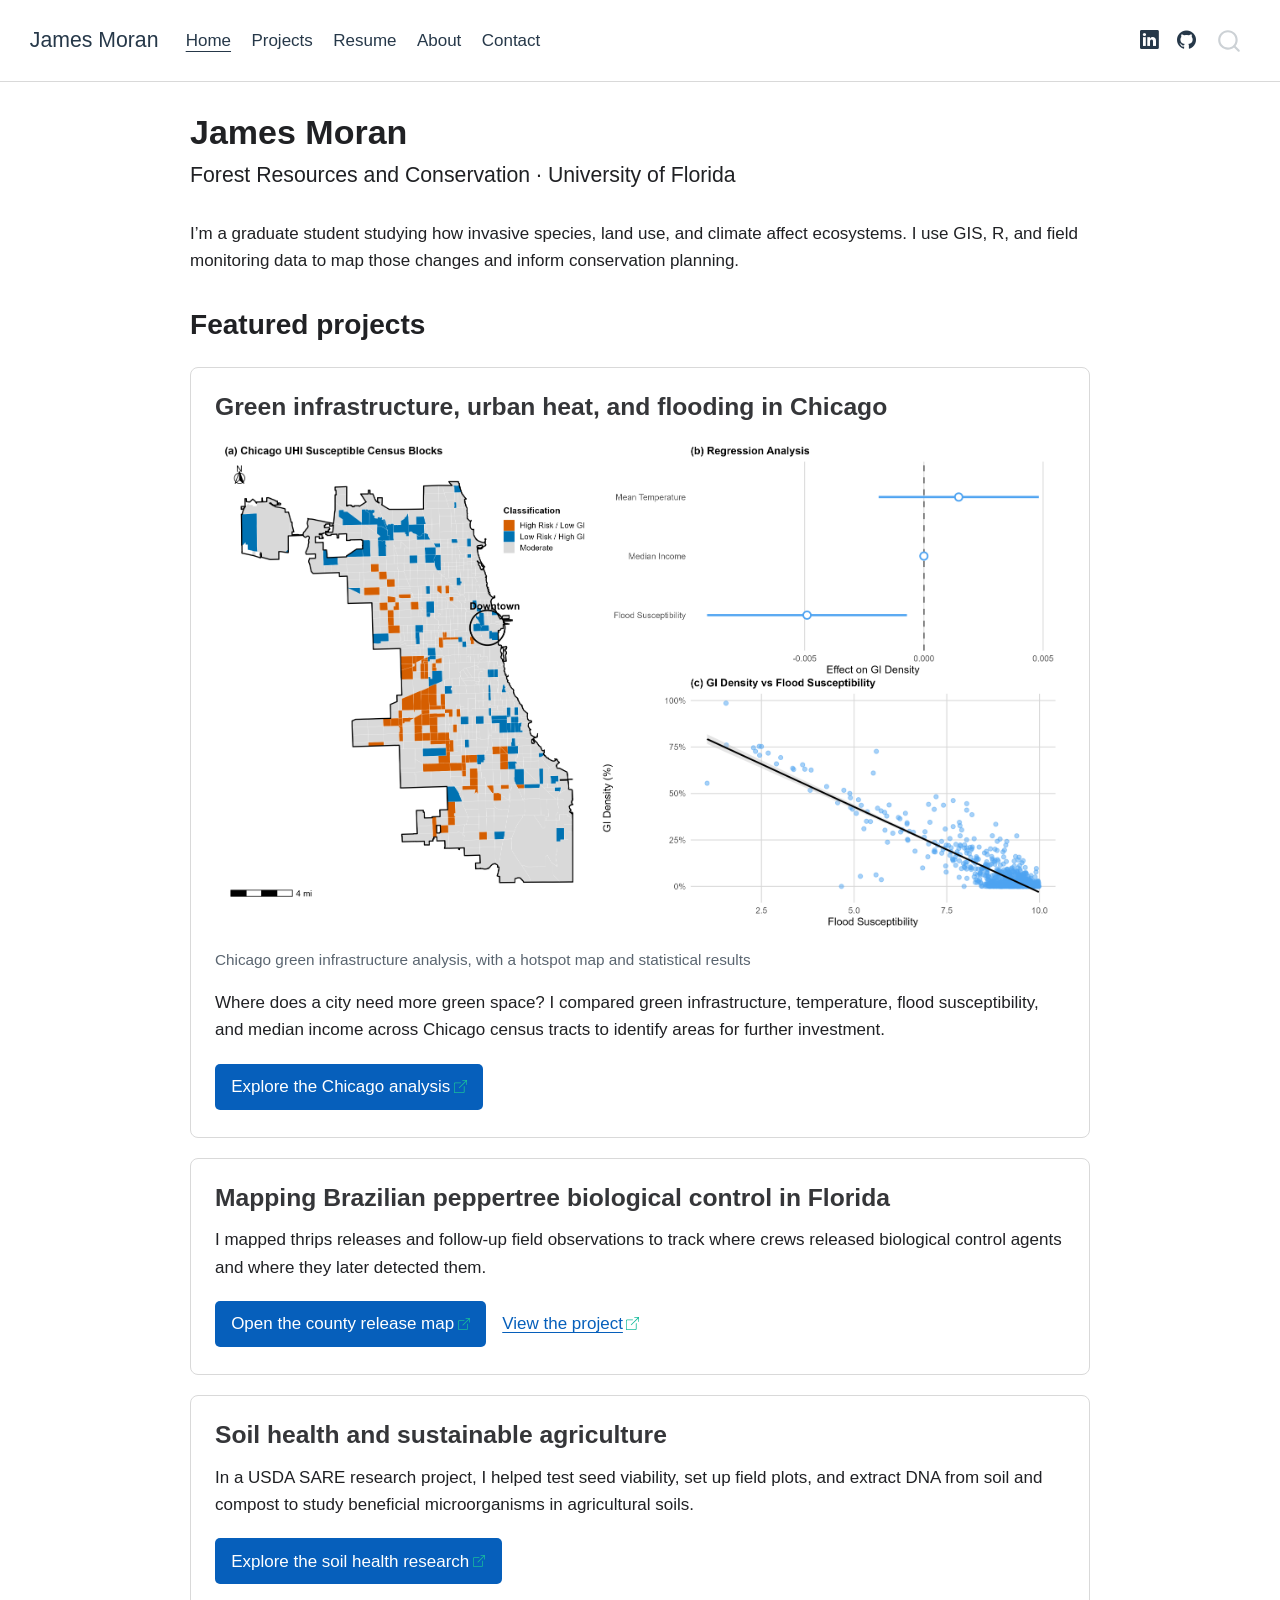
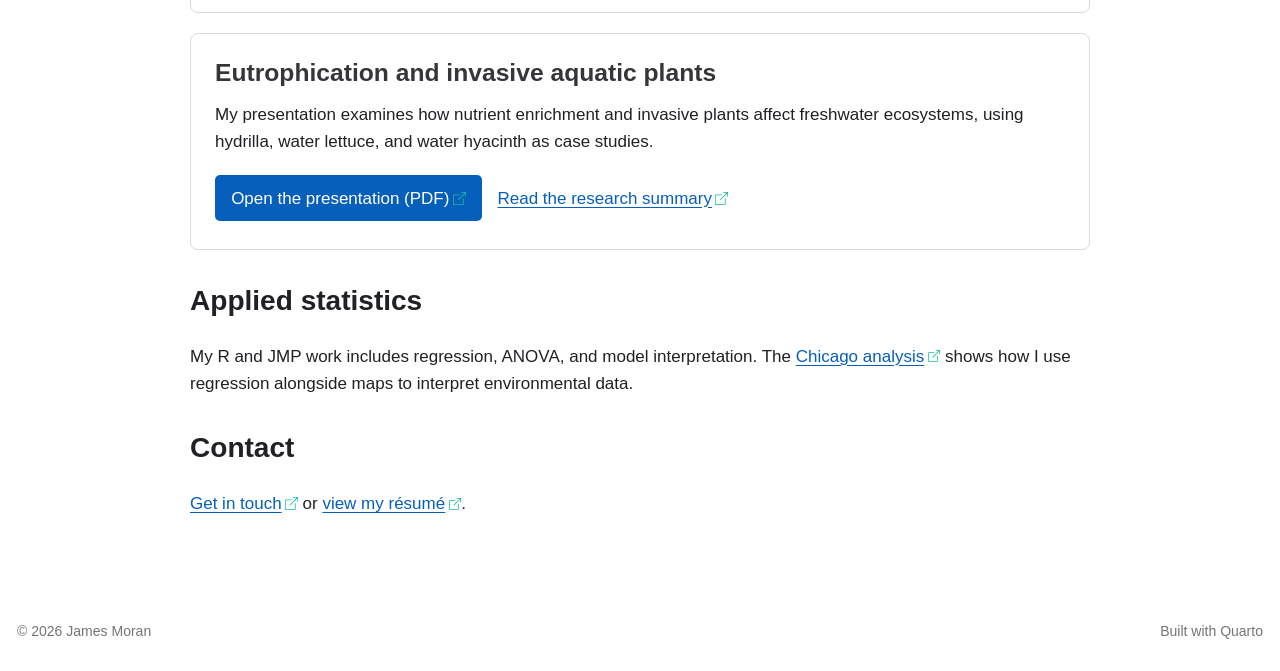
<file: docs/index.html>
<!DOCTYPE html>
<html xmlns="http://www.w3.org/1999/xhtml" lang="en" xml:lang="en"><head>

<meta charset="utf-8">
<meta name="generator" content="quarto-1.10.18">

<meta name="viewport" content="width=device-width, initial-scale=1.0, user-scalable=yes">


<title>James Moran</title>
<style>
/* Default styles provided by pandoc.
** See https://pandoc.org/MANUAL.html#variables-for-html for config info.
*/
span.smallcaps{font-variant: small-caps;}
div.columns{display: flex; gap: 1.5em;}
div.column{flex: auto;}
@media screen {
div.columns{gap: min(4vw, 1.5em);}
div.column{overflow-x: auto;}
}
div.hanging-indent{margin-left: 1.5em; text-indent: -1.5em;}
ul.task-list{list-style: none;}
ul.task-list li input[type="checkbox"] {
  width: 0.8em;
  margin: 0 0.8em 0.2em -1em; /* quarto-specific, see https://github.com/quarto-dev/quarto-cli/issues/4556 */ 
  vertical-align: middle;
}
</style>


<script src="site_libs/quarto-nav/quarto-nav.js"></script>
<script src="site_libs/quarto-nav/headroom.min.js"></script>
<script src="site_libs/clipboard/clipboard.min.js"></script>
<script src="site_libs/quarto-search/autocomplete.umd.js"></script>
<script src="site_libs/quarto-search/fuse.min.js"></script>
<script src="site_libs/quarto-search/quarto-search.js"></script>
<meta name="quarto:offset" content="./">
<script src="site_libs/quarto-html/quarto.js" type="module"></script>
<script src="site_libs/quarto-html/tabsets/tabsets.js" type="module"></script>
<script src="site_libs/quarto-html/popper.min.js"></script>
<script src="site_libs/quarto-html/tippy.umd.min.js"></script>
<script src="site_libs/quarto-html/anchor.min.js"></script>
<link href="site_libs/quarto-html/tippy.css" rel="stylesheet">
<link href="site_libs/quarto-html/quarto-syntax-highlighting-64a204ab8560d761af7679ceaba22944.css" rel="stylesheet" id="quarto-text-highlighting-styles">
<script src="site_libs/bootstrap/bootstrap.min.js"></script>
<link href="site_libs/bootstrap/bootstrap-icons.css" rel="stylesheet">
<link href="site_libs/bootstrap/bootstrap-27b9f889d6e109d015426ac4f274b7e7.min.css" rel="stylesheet" append-hash="true" id="quarto-bootstrap" data-mode="light">
<script id="quarto-search-options" type="application/json">{
  "location": "navbar",
  "copy-button": false,
  "collapse-after": 3,
  "panel-placement": "end",
  "type": "overlay",
  "limit": 50,
  "keyboard-shortcut": [
    "f",
    "/",
    "s"
  ],
  "show-item-context": false,
  "language": {
    "search-no-results-text": "No results",
    "search-matching-documents-text": "matching documents",
    "search-copy-link-title": "Copy link to search",
    "search-hide-matches-text": "Hide additional matches",
    "search-more-match-text": "more match in this document",
    "search-more-matches-text": "more matches in this document",
    "search-clear-button-title": "Clear",
    "search-text-placeholder": "",
    "search-detached-cancel-button-title": "Cancel",
    "search-submit-button-title": "Submit",
    "search-label": "Search"
  }
}</script>
<style>html{ scroll-behavior: smooth; }</style>


<link rel="stylesheet" href="styles.css">
</head>

<body class="nav-fixed fullcontent quarto-light">

<div id="quarto-search-results"></div>
  <header id="quarto-header" class="headroom fixed-top">
    <nav class="navbar navbar-expand-lg " data-bs-theme="dark">
      <div class="navbar-container container-fluid">
      <div class="navbar-brand-container mx-auto">
    <a class="navbar-brand" href="./index.html">
    <span class="navbar-title">James Moran</span>
    </a>
  </div>
            <div id="quarto-search" class="" title="Search"></div>
          <button class="navbar-toggler" type="button" data-bs-toggle="collapse" data-bs-target="#navbarCollapse" aria-controls="navbarCollapse" role="menu" aria-expanded="false" aria-label="Toggle navigation" onclick="if (window.quartoToggleHeadroom) { window.quartoToggleHeadroom(); }">
  <span class="navbar-toggler-icon"></span>
</button>
          <div class="collapse navbar-collapse" id="navbarCollapse">
            <ul class="navbar-nav navbar-nav-scroll me-auto">
  <li class="nav-item">
    <a class="nav-link active" href="./index.html" aria-current="page"> 
<span class="menu-text">Home</span></a>
  </li>  
  <li class="nav-item">
    <a class="nav-link" href="./projects/projects.html"> 
<span class="menu-text">Projects</span></a>
  </li>  
  <li class="nav-item">
    <a class="nav-link" href="./projects/resume.html"> 
<span class="menu-text">Resume</span></a>
  </li>  
  <li class="nav-item">
    <a class="nav-link" href="./about.html"> 
<span class="menu-text">About</span></a>
  </li>  
  <li class="nav-item">
    <a class="nav-link" href="./contact.html"> 
<span class="menu-text">Contact</span></a>
  </li>  
</ul>
            <ul class="navbar-nav navbar-nav-scroll ms-auto">
  <li class="nav-item compact">
    <a class="nav-link" href="https://www.linkedin.com/in/james-moran-/"> <i class="bi bi-linkedin" role="img" aria-label="LinkedIn">
</i> 
<span class="menu-text"></span></a>
  </li>  
  <li class="nav-item compact">
    <a class="nav-link" href="https://github.com/jamesfmoran3"> <i class="bi bi-github" role="img" aria-label="GitHub">
</i> 
<span class="menu-text"></span></a>
  </li>  
</ul>
          </div> <!-- /navcollapse -->
            <div class="quarto-navbar-tools">
</div>
      </div> <!-- /container-fluid -->
    </nav>
</header>
<!-- content -->
<div id="quarto-content" class="quarto-container page-columns page-rows-contents page-layout-article page-navbar">
<!-- sidebar -->
<!-- margin-sidebar -->
    
<!-- main -->
<main class="content" id="quarto-document-content">

<header id="title-block-header" class="quarto-title-block default">
<div class="quarto-title">
<h1 class="title">James Moran</h1>
<p class="subtitle lead">Forest Resources and Conservation · University of Florida</p>
</div>



<div class="quarto-title-meta">

    
  
    
  </div>
  


</header>


<p>I’m a graduate student studying how invasive species, land use, and climate affect ecosystems. I use GIS, R, and field monitoring data to map those changes and inform conservation planning.</p>
<section id="featured-projects" class="level2">
<h2 class="anchored" data-anchor-id="featured-projects">Featured projects</h2>
<section id="green-infrastructure-urban-heat-and-flooding-in-chicago" class="level3 project-card">
<h3 class="anchored" data-anchor-id="green-infrastructure-urban-heat-and-flooding-in-chicago">Green infrastructure, urban heat, and flooding in Chicago</h3>
<div class="quarto-figure quarto-figure-center">
<figure class="figure">
<p><img src="assets/images/CHI.png" class="img-fluid figure-img" alt="Map of Chicago showing green infrastructure and environmental risk, alongside regression results and a scatterplot."></p>
<figcaption>Chicago green infrastructure analysis, with a hotspot map and statistical results</figcaption>
</figure>
</div>
<p>Where does a city need more green space? I compared green infrastructure, temperature, flood susceptibility, and median income across Chicago census tracts to identify areas for further investment.</p>
<p><a href="./projects/chicago-gi.html" class="project-button">Explore the Chicago analysis</a></p>
</section>
<section id="mapping-brazilian-peppertree-biological-control-in-florida" class="level3 project-card">
<h3 class="anchored" data-anchor-id="mapping-brazilian-peppertree-biological-control-in-florida">Mapping Brazilian peppertree biological control in Florida</h3>
<p>I mapped thrips releases and follow-up field observations to track where crews released biological control agents and where they later detected them.</p>
<p><a href="assets/Maps/total-thrips-released-by-county.html" class="project-button">Open the county release map</a> <a href="./projects/brazilian-peppertree.html">View the project</a></p>
</section>
<section id="soil-health-and-sustainable-agriculture" class="level3 project-card">
<h3 class="anchored" data-anchor-id="soil-health-and-sustainable-agriculture">Soil health and sustainable agriculture</h3>
<p>In a USDA SARE research project, I helped test seed viability, set up field plots, and extract DNA from soil and compost to study beneficial microorganisms in agricultural soils.</p>
<p><a href="./projects/soil-health.html" class="project-button">Explore the soil health research</a></p>
</section>
<section id="eutrophication-and-invasive-aquatic-plants" class="level3 project-card">
<h3 class="anchored" data-anchor-id="eutrophication-and-invasive-aquatic-plants">Eutrophication and invasive aquatic plants</h3>
<p>My presentation examines how nutrient enrichment and invasive plants affect freshwater ecosystems, using hydrilla, water lettuce, and water hyacinth as case studies.</p>
<p><a href="files/P2P.pdf" class="project-button">Open the presentation (PDF)</a> <a href="./projects/P2P.html">Read the research summary</a></p>
</section>
</section>
<section id="applied-statistics" class="level2">
<h2 class="anchored" data-anchor-id="applied-statistics">Applied statistics</h2>
<p>My R and JMP work includes regression, ANOVA, and model interpretation. The <a href="./projects/chicago-gi.html">Chicago analysis</a> shows how I use regression alongside maps to interpret environmental data.</p>
</section>
<section id="contact" class="level2">
<h2 class="anchored" data-anchor-id="contact">Contact</h2>
<p><a href="./contact.html">Get in touch</a> or <a href="./projects/resume.html">view my résumé</a>.</p>


</section>

</main> <!-- /main -->
<script id="quarto-html-after-body" type="application/javascript">
  window.document.addEventListener("DOMContentLoaded", function (event) {
    const icon = "";
    const anchorJS = new window.AnchorJS();
    anchorJS.options = {
      placement: 'right',
      icon: icon
    };
    anchorJS.add('.anchored');
    const isCodeAnnotation = (el) => {
      for (const clz of el.classList) {
        if (clz.startsWith('code-annotation-')) {                     
          return true;
        }
      }
      return false;
    }
    const onCopySuccess = function(e) {
      // button target
      const button = e.trigger;
      // don't keep focus
      button.blur();
      // flash "checked"
      button.classList.add('code-copy-button-checked');
      var currentTitle = button.getAttribute("title");
      button.setAttribute("title", "Copied!");
      let tooltip;
      if (window.bootstrap) {
        button.setAttribute("data-bs-toggle", "tooltip");
        button.setAttribute("data-bs-placement", "left");
        button.setAttribute("data-bs-title", "Copied!");
        tooltip = new bootstrap.Tooltip(button, 
          { trigger: "manual", 
            customClass: "code-copy-button-tooltip",
            offset: [0, -8]});
        tooltip.show();    
      }
      setTimeout(function() {
        if (tooltip) {
          tooltip.hide();
          button.removeAttribute("data-bs-title");
          button.removeAttribute("data-bs-toggle");
          button.removeAttribute("data-bs-placement");
        }
        button.setAttribute("title", currentTitle);
        button.classList.remove('code-copy-button-checked');
      }, 1000);
      // clear code selection
      e.clearSelection();
    }
    const getTextToCopy = function(trigger) {
      const outerScaffold = trigger.parentElement.cloneNode(true);
      const codeEl = outerScaffold.querySelector('code');
      for (const childEl of codeEl.children) {
        if (isCodeAnnotation(childEl)) {
          childEl.remove();
        }
      }
      return codeEl.innerText;
    }
    const clipboard = new window.ClipboardJS('.code-copy-button:not([data-in-quarto-modal])', {
      text: getTextToCopy
    });
    clipboard.on('success', onCopySuccess);
    if (window.document.getElementById('quarto-embedded-source-code-modal')) {
      const clipboardModal = new window.ClipboardJS('.code-copy-button[data-in-quarto-modal]', {
        text: getTextToCopy,
        container: window.document.getElementById('quarto-embedded-source-code-modal')
      });
      clipboardModal.on('success', onCopySuccess);
    }
      var localhostRegex = new RegExp(/^(?:http|https):\/\/localhost\:?[0-9]*\//);
      var mailtoRegex = new RegExp(/^mailto:/);
        var filterRegex = new RegExp("https:\/\/jamesfmoran3\.github\.io\/james-portfolio-website\/");
      var isInternal = (href) => {
          return filterRegex.test(href) || localhostRegex.test(href) || mailtoRegex.test(href);
      }
      // Inspect non-navigation links and adorn them if external
     var links = window.document.querySelectorAll('a[href]:not(.nav-link):not(.navbar-brand):not(.toc-action):not(.sidebar-link):not(.sidebar-item-toggle):not(.pagination-link):not(.no-external):not([aria-hidden]):not(.dropdown-item):not(.quarto-navigation-tool):not(.about-link)');
      for (var i=0; i<links.length; i++) {
        const link = links[i];
        if (!isInternal(link.href)) {
          // undo the damage that might have been done by quarto-nav.js in the case of
          // links that we want to consider external
          if (link.dataset.originalHref !== undefined) {
            link.href = link.dataset.originalHref;
          }
            // target, if specified
            link.setAttribute("target", "_blank");
            if (link.getAttribute("rel") === null) {
              link.setAttribute("rel", "noopener");
            }
            // default icon
            link.classList.add("external");
        }
      }
    function tippyHover(el, contentFn, onTriggerFn, onUntriggerFn) {
      const config = {
        allowHTML: true,
        maxWidth: 500,
        delay: 100,
        arrow: false,
        appendTo: function(el) {
            return el.parentElement;
        },
        interactive: true,
        interactiveBorder: 10,
        theme: 'quarto',
        placement: 'bottom-start',
      };
      if (contentFn) {
        config.content = contentFn;
      }
      if (onTriggerFn) {
        config.onTrigger = onTriggerFn;
      }
      if (onUntriggerFn) {
        config.onUntrigger = onUntriggerFn;
      }
      window.tippy(el, config); 
    }
    const noterefs = window.document.querySelectorAll('a[role="doc-noteref"]');
    for (var i=0; i<noterefs.length; i++) {
      const ref = noterefs[i];
      tippyHover(ref, function() {
        // use id or data attribute instead here
        let href = ref.getAttribute('data-footnote-href') || ref.getAttribute('href');
        try { href = new URL(href).hash; } catch {}
        const id = href.replace(/^#\/?/, "");
        const note = window.document.getElementById(id);
        if (note) {
          return note.innerHTML;
        } else {
          return "";
        }
      });
    }
    const xrefs = window.document.querySelectorAll('a.quarto-xref');
    const processXRef = (id, note) => {
      // Strip column container classes
      const stripColumnClz = (el) => {
        el.classList.remove("page-full", "page-columns");
        if (el.children) {
          for (const child of el.children) {
            stripColumnClz(child);
          }
        }
      }
      stripColumnClz(note)
      if (id === null || id.startsWith('sec-')) {
        // Special case sections, only their first couple elements
        const container = document.createElement("div");
        if (note.children && note.children.length > 2) {
          container.appendChild(note.children[0].cloneNode(true));
          for (let i = 1; i < note.children.length; i++) {
            const child = note.children[i];
            if (child.tagName === "P" && child.innerText === "") {
              continue;
            } else {
              container.appendChild(child.cloneNode(true));
              break;
            }
          }
          if (window.Quarto?.typesetMath) {
            window.Quarto.typesetMath(container);
          }
          return container.innerHTML
        } else {
          if (window.Quarto?.typesetMath) {
            window.Quarto.typesetMath(note);
          }
          return note.innerHTML;
        }
      } else {
        // Remove any anchor links if they are present
        const anchorLink = note.querySelector('a.anchorjs-link');
        if (anchorLink) {
          anchorLink.remove();
        }
        if (window.Quarto?.typesetMath) {
          window.Quarto.typesetMath(note);
        }
        if (note.classList.contains("callout")) {
          return note.outerHTML;
        } else {
          return note.innerHTML;
        }
      }
    }
    for (var i=0; i<xrefs.length; i++) {
      const xref = xrefs[i];
      tippyHover(xref, undefined, function(instance) {
        instance.disable();
        let url = xref.getAttribute('href');
        let hash = undefined; 
        if (url.startsWith('#')) {
          hash = url;
        } else {
          try { hash = new URL(url).hash; } catch {}
        }
        if (hash) {
          const id = hash.replace(/^#\/?/, "");
          const note = window.document.getElementById(id);
          if (note !== null) {
            try {
              const html = processXRef(id, note.cloneNode(true));
              instance.setContent(html);
            } finally {
              instance.enable();
              instance.show();
            }
          } else {
            // See if we can fetch this
            fetch(url.split('#')[0])
            .then(res => res.text())
            .then(html => {
              const parser = new DOMParser();
              const htmlDoc = parser.parseFromString(html, "text/html");
              const note = htmlDoc.getElementById(id);
              if (note !== null) {
                const html = processXRef(id, note);
                instance.setContent(html);
              } 
            }).finally(() => {
              instance.enable();
              instance.show();
            });
          }
        } else {
          // See if we can fetch a full url (with no hash to target)
          // This is a special case and we should probably do some content thinning / targeting
          fetch(url)
          .then(res => res.text())
          .then(html => {
            const parser = new DOMParser();
            const htmlDoc = parser.parseFromString(html, "text/html");
            const note = htmlDoc.querySelector('main.content');
            if (note !== null) {
              // This should only happen for chapter cross references
              // (since there is no id in the URL)
              // remove the first header
              if (note.children.length > 0 && note.children[0].tagName === "HEADER") {
                note.children[0].remove();
              }
              const html = processXRef(null, note);
              instance.setContent(html);
            } 
          }).finally(() => {
            instance.enable();
            instance.show();
          });
        }
      }, function(instance) {
      });
    }
        let selectedAnnoteEl;
        const selectorForAnnotation = ( cell, annotation) => {
          let cellAttr = 'data-code-cell="' + cell + '"';
          let lineAttr = 'data-code-annotation="' +  annotation + '"';
          const selector = 'span[' + cellAttr + '][' + lineAttr + ']';
          return selector;
        }
        const selectCodeLines = (annoteEl) => {
          const doc = window.document;
          const targetCell = annoteEl.getAttribute("data-target-cell");
          const targetAnnotation = annoteEl.getAttribute("data-target-annotation");
          const annoteSpan = window.document.querySelector(selectorForAnnotation(targetCell, targetAnnotation));
          const lines = annoteSpan.getAttribute("data-code-lines").split(",");
          const lineIds = lines.map((line) => {
            return targetCell + "-" + line;
          })
          let top = null;
          let height = null;
          let parent = null;
          if (lineIds.length > 0) {
              //compute the position of the single el (top and bottom and make a div)
              const el = window.document.getElementById(lineIds[0]);
              top = el.offsetTop;
              height = el.offsetHeight;
              parent = el.parentElement.parentElement;
            if (lineIds.length > 1) {
              const lastEl = window.document.getElementById(lineIds[lineIds.length - 1]);
              const bottom = lastEl.offsetTop + lastEl.offsetHeight;
              height = bottom - top;
            }
            if (top !== null && height !== null && parent !== null) {
              // cook up a div (if necessary) and position it 
              let div = window.document.getElementById("code-annotation-line-highlight");
              if (div === null) {
                div = window.document.createElement("div");
                div.setAttribute("id", "code-annotation-line-highlight");
                div.style.position = 'absolute';
                parent.appendChild(div);
              }
              div.style.top = top - 2 + "px";
              div.style.height = height + 4 + "px";
              div.style.left = 0;
              let gutterDiv = window.document.getElementById("code-annotation-line-highlight-gutter");
              if (gutterDiv === null) {
                gutterDiv = window.document.createElement("div");
                gutterDiv.setAttribute("id", "code-annotation-line-highlight-gutter");
                gutterDiv.style.position = 'absolute';
                const codeCell = window.document.getElementById(targetCell);
                const gutter = codeCell.querySelector('.code-annotation-gutter');
                gutter.appendChild(gutterDiv);
              }
              gutterDiv.style.top = top - 2 + "px";
              gutterDiv.style.height = height + 4 + "px";
            }
            selectedAnnoteEl = annoteEl;
          }
        };
        const unselectCodeLines = () => {
          const elementsIds = ["code-annotation-line-highlight", "code-annotation-line-highlight-gutter"];
          elementsIds.forEach((elId) => {
            const div = window.document.getElementById(elId);
            if (div) {
              div.remove();
            }
          });
          selectedAnnoteEl = undefined;
        };
          // Handle positioning of the toggle
      window.addEventListener(
        "resize",
        throttle(() => {
          elRect = undefined;
          if (selectedAnnoteEl) {
            selectCodeLines(selectedAnnoteEl);
          }
        }, 10)
      );
      function throttle(fn, ms) {
      let throttle = false;
      let timer;
        return (...args) => {
          if(!throttle) { // first call gets through
              fn.apply(this, args);
              throttle = true;
          } else { // all the others get throttled
              if(timer) clearTimeout(timer); // cancel #2
              timer = setTimeout(() => {
                fn.apply(this, args);
                timer = throttle = false;
              }, ms);
          }
        };
      }
        // Attach click handler to the DT
        const annoteDls = window.document.querySelectorAll('dt[data-target-cell]');
        for (const annoteDlNode of annoteDls) {
          annoteDlNode.addEventListener('click', (event) => {
            const clickedEl = event.target;
            if (clickedEl !== selectedAnnoteEl) {
              unselectCodeLines();
              const activeEl = window.document.querySelector('dt[data-target-cell].code-annotation-active');
              if (activeEl) {
                activeEl.classList.remove('code-annotation-active');
              }
              selectCodeLines(clickedEl);
              clickedEl.classList.add('code-annotation-active');
            } else {
              // Unselect the line
              unselectCodeLines();
              clickedEl.classList.remove('code-annotation-active');
            }
          });
        }
    const findCites = (el) => {
      const parentEl = el.parentElement;
      if (parentEl) {
        const cites = parentEl.dataset.cites;
        if (cites) {
          return {
            el,
            cites: cites.split(' ')
          };
        } else {
          return findCites(el.parentElement)
        }
      } else {
        return undefined;
      }
    };
    var bibliorefs = window.document.querySelectorAll('a[role="doc-biblioref"]');
    for (var i=0; i<bibliorefs.length; i++) {
      const ref = bibliorefs[i];
      const citeInfo = findCites(ref);
      if (citeInfo) {
        tippyHover(citeInfo.el, function() {
          var popup = window.document.createElement('div');
          citeInfo.cites.forEach(function(cite) {
            var citeDiv = window.document.createElement('div');
            citeDiv.classList.add('hanging-indent');
            citeDiv.classList.add('csl-entry');
            var biblioDiv = window.document.getElementById('ref-' + cite);
            if (biblioDiv) {
              citeDiv.innerHTML = biblioDiv.innerHTML;
            }
            popup.appendChild(citeDiv);
          });
          return popup.innerHTML;
        });
      }
    }
  });
  </script>
</div> <!-- /content -->
<footer class="footer">
  <div class="nav-footer">
    <div class="nav-footer-left">
<p>© 2026 James Moran</p>
</div>   
    <div class="nav-footer-center">
      &nbsp;
    </div>
    <div class="nav-footer-right">
<p>Built with Quarto</p>
</div>
  </div>
</footer>




<script src="site_libs/quarto-html/zenscroll-min.js"></script>
</body></html>
</file>
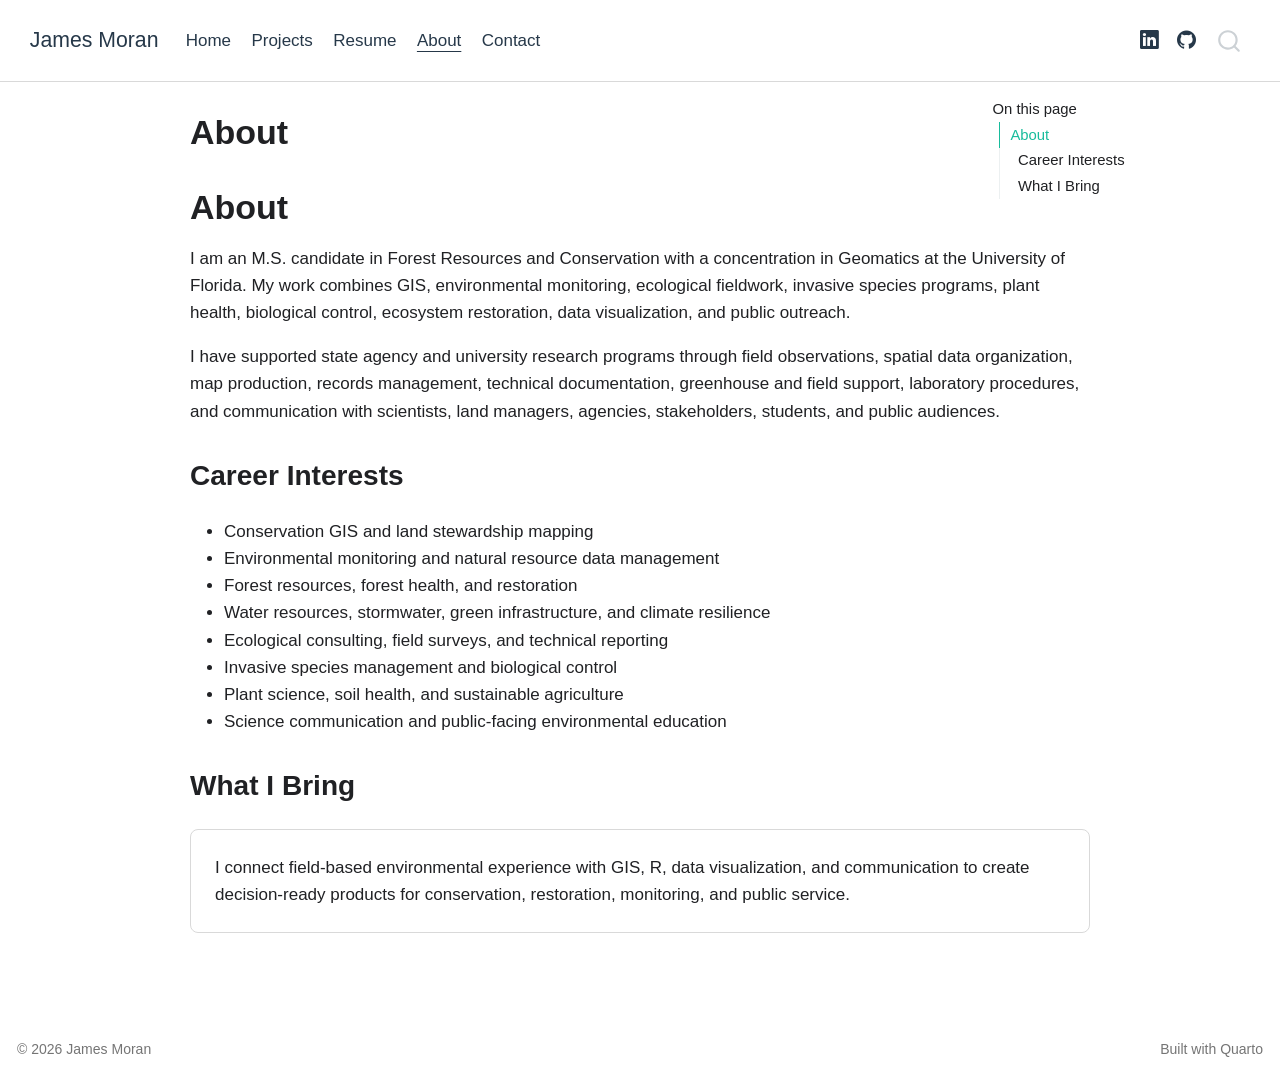
<file: docs/about.html>
<!DOCTYPE html>
<html xmlns="http://www.w3.org/1999/xhtml" lang="en" xml:lang="en"><head>

<meta charset="utf-8">
<meta name="generator" content="quarto-1.10.18">

<meta name="viewport" content="width=device-width, initial-scale=1.0, user-scalable=yes">


<title>About – James Moran</title>
<style>
/* Default styles provided by pandoc.
** See https://pandoc.org/MANUAL.html#variables-for-html for config info.
*/
span.smallcaps{font-variant: small-caps;}
div.columns{display: flex; gap: 1.5em;}
div.column{flex: auto;}
@media screen {
div.columns{gap: min(4vw, 1.5em);}
div.column{overflow-x: auto;}
}
div.hanging-indent{margin-left: 1.5em; text-indent: -1.5em;}
ul.task-list{list-style: none;}
ul.task-list li input[type="checkbox"] {
  width: 0.8em;
  margin: 0 0.8em 0.2em -1em; /* quarto-specific, see https://github.com/quarto-dev/quarto-cli/issues/4556 */ 
  vertical-align: middle;
}
</style>


<script src="site_libs/quarto-nav/quarto-nav.js"></script>
<script src="site_libs/quarto-nav/headroom.min.js"></script>
<script src="site_libs/clipboard/clipboard.min.js"></script>
<script src="site_libs/quarto-search/autocomplete.umd.js"></script>
<script src="site_libs/quarto-search/fuse.min.js"></script>
<script src="site_libs/quarto-search/quarto-search.js"></script>
<meta name="quarto:offset" content="./">
<script src="site_libs/quarto-html/quarto.js" type="module"></script>
<script src="site_libs/quarto-html/tabsets/tabsets.js" type="module"></script>
<script src="site_libs/quarto-html/popper.min.js"></script>
<script src="site_libs/quarto-html/tippy.umd.min.js"></script>
<script src="site_libs/quarto-html/anchor.min.js"></script>
<link href="site_libs/quarto-html/tippy.css" rel="stylesheet">
<link href="site_libs/quarto-html/quarto-syntax-highlighting-64a204ab8560d761af7679ceaba22944.css" rel="stylesheet" id="quarto-text-highlighting-styles">
<script src="site_libs/bootstrap/bootstrap.min.js"></script>
<link href="site_libs/bootstrap/bootstrap-icons.css" rel="stylesheet">
<link href="site_libs/bootstrap/bootstrap-27b9f889d6e109d015426ac4f274b7e7.min.css" rel="stylesheet" append-hash="true" id="quarto-bootstrap" data-mode="light">
<script id="quarto-search-options" type="application/json">{
  "location": "navbar",
  "copy-button": false,
  "collapse-after": 3,
  "panel-placement": "end",
  "type": "overlay",
  "limit": 50,
  "keyboard-shortcut": [
    "f",
    "/",
    "s"
  ],
  "show-item-context": false,
  "language": {
    "search-no-results-text": "No results",
    "search-matching-documents-text": "matching documents",
    "search-copy-link-title": "Copy link to search",
    "search-hide-matches-text": "Hide additional matches",
    "search-more-match-text": "more match in this document",
    "search-more-matches-text": "more matches in this document",
    "search-clear-button-title": "Clear",
    "search-text-placeholder": "",
    "search-detached-cancel-button-title": "Cancel",
    "search-submit-button-title": "Submit",
    "search-label": "Search"
  }
}</script>
<style>html{ scroll-behavior: smooth; }</style>


<link rel="stylesheet" href="styles.css">
</head>

<body class="nav-fixed quarto-light">

<div id="quarto-search-results"></div>
  <header id="quarto-header" class="headroom fixed-top">
    <nav class="navbar navbar-expand-lg " data-bs-theme="dark">
      <div class="navbar-container container-fluid">
      <div class="navbar-brand-container mx-auto">
    <a class="navbar-brand" href="./index.html">
    <span class="navbar-title">James Moran</span>
    </a>
  </div>
            <div id="quarto-search" class="" title="Search"></div>
          <button class="navbar-toggler" type="button" data-bs-toggle="collapse" data-bs-target="#navbarCollapse" aria-controls="navbarCollapse" role="menu" aria-expanded="false" aria-label="Toggle navigation" onclick="if (window.quartoToggleHeadroom) { window.quartoToggleHeadroom(); }">
  <span class="navbar-toggler-icon"></span>
</button>
          <div class="collapse navbar-collapse" id="navbarCollapse">
            <ul class="navbar-nav navbar-nav-scroll me-auto">
  <li class="nav-item">
    <a class="nav-link" href="./index.html"> 
<span class="menu-text">Home</span></a>
  </li>  
  <li class="nav-item">
    <a class="nav-link" href="./projects/projects.html"> 
<span class="menu-text">Projects</span></a>
  </li>  
  <li class="nav-item">
    <a class="nav-link" href="./projects/resume.html"> 
<span class="menu-text">Resume</span></a>
  </li>  
  <li class="nav-item">
    <a class="nav-link active" href="./about.html" aria-current="page"> 
<span class="menu-text">About</span></a>
  </li>  
  <li class="nav-item">
    <a class="nav-link" href="./contact.html"> 
<span class="menu-text">Contact</span></a>
  </li>  
</ul>
            <ul class="navbar-nav navbar-nav-scroll ms-auto">
  <li class="nav-item compact">
    <a class="nav-link" href="https://www.linkedin.com/in/james-moran-/"> <i class="bi bi-linkedin" role="img" aria-label="LinkedIn">
</i> 
<span class="menu-text"></span></a>
  </li>  
  <li class="nav-item compact">
    <a class="nav-link" href="https://github.com/jamesfmoran3"> <i class="bi bi-github" role="img" aria-label="GitHub">
</i> 
<span class="menu-text"></span></a>
  </li>  
</ul>
          </div> <!-- /navcollapse -->
            <div class="quarto-navbar-tools">
</div>
      </div> <!-- /container-fluid -->
    </nav>
</header>
<!-- content -->
<div id="quarto-content" class="quarto-container page-columns page-rows-contents page-layout-full page-navbar">
<!-- sidebar -->
<!-- margin-sidebar -->
    <div id="quarto-margin-sidebar" class="sidebar margin-sidebar">
        <nav id="TOC" role="doc-toc" class="toc-active">
    <h2 id="toc-title">On this page</h2>
   
  <ul>
  <li><a href="#about" id="toc-about" class="nav-link active" data-scroll-target="#about">About</a>
  <ul class="collapse">
  <li><a href="#career-interests" id="toc-career-interests" class="nav-link" data-scroll-target="#career-interests">Career Interests</a></li>
  <li><a href="#what-i-bring" id="toc-what-i-bring" class="nav-link" data-scroll-target="#what-i-bring">What I Bring</a></li>
  </ul></li>
  </ul>
</nav>
    </div>
<!-- main -->
<main class="content column-page-left" id="quarto-document-content">

<header id="title-block-header" class="quarto-title-block default">
<div class="quarto-title">
<h1 class="title">About</h1>
</div>



<div class="quarto-title-meta column-page-left">

    
  
    
  </div>
  


</header>


<section id="about" class="level1">
<h1>About</h1>
<p>I am an M.S. candidate in Forest Resources and Conservation with a concentration in Geomatics at the University of Florida. My work combines GIS, environmental monitoring, ecological fieldwork, invasive species programs, plant health, biological control, ecosystem restoration, data visualization, and public outreach.</p>
<p>I have supported state agency and university research programs through field observations, spatial data organization, map production, records management, technical documentation, greenhouse and field support, laboratory procedures, and communication with scientists, land managers, agencies, stakeholders, students, and public audiences.</p>
<section id="career-interests" class="level2">
<h2 class="anchored" data-anchor-id="career-interests">Career Interests</h2>
<ul>
<li>Conservation GIS and land stewardship mapping</li>
<li>Environmental monitoring and natural resource data management</li>
<li>Forest resources, forest health, and restoration</li>
<li>Water resources, stormwater, green infrastructure, and climate resilience</li>
<li>Ecological consulting, field surveys, and technical reporting</li>
<li>Invasive species management and biological control</li>
<li>Plant science, soil health, and sustainable agriculture</li>
<li>Science communication and public-facing environmental education</li>
</ul>
</section>
<section id="what-i-bring" class="level2">
<h2 class="anchored" data-anchor-id="what-i-bring">What I Bring</h2>
<div class="project-card">
<p>I connect field-based environmental experience with GIS, R, data visualization, and communication to create decision-ready products for conservation, restoration, monitoring, and public service.</p>
</div>


</section>
</section>

</main> <!-- /main -->
<script id="quarto-html-after-body" type="application/javascript">
  window.document.addEventListener("DOMContentLoaded", function (event) {
    const icon = "";
    const anchorJS = new window.AnchorJS();
    anchorJS.options = {
      placement: 'right',
      icon: icon
    };
    anchorJS.add('.anchored');
    const isCodeAnnotation = (el) => {
      for (const clz of el.classList) {
        if (clz.startsWith('code-annotation-')) {                     
          return true;
        }
      }
      return false;
    }
    const onCopySuccess = function(e) {
      // button target
      const button = e.trigger;
      // don't keep focus
      button.blur();
      // flash "checked"
      button.classList.add('code-copy-button-checked');
      var currentTitle = button.getAttribute("title");
      button.setAttribute("title", "Copied!");
      let tooltip;
      if (window.bootstrap) {
        button.setAttribute("data-bs-toggle", "tooltip");
        button.setAttribute("data-bs-placement", "left");
        button.setAttribute("data-bs-title", "Copied!");
        tooltip = new bootstrap.Tooltip(button, 
          { trigger: "manual", 
            customClass: "code-copy-button-tooltip",
            offset: [0, -8]});
        tooltip.show();    
      }
      setTimeout(function() {
        if (tooltip) {
          tooltip.hide();
          button.removeAttribute("data-bs-title");
          button.removeAttribute("data-bs-toggle");
          button.removeAttribute("data-bs-placement");
        }
        button.setAttribute("title", currentTitle);
        button.classList.remove('code-copy-button-checked');
      }, 1000);
      // clear code selection
      e.clearSelection();
    }
    const getTextToCopy = function(trigger) {
      const outerScaffold = trigger.parentElement.cloneNode(true);
      const codeEl = outerScaffold.querySelector('code');
      for (const childEl of codeEl.children) {
        if (isCodeAnnotation(childEl)) {
          childEl.remove();
        }
      }
      return codeEl.innerText;
    }
    const clipboard = new window.ClipboardJS('.code-copy-button:not([data-in-quarto-modal])', {
      text: getTextToCopy
    });
    clipboard.on('success', onCopySuccess);
    if (window.document.getElementById('quarto-embedded-source-code-modal')) {
      const clipboardModal = new window.ClipboardJS('.code-copy-button[data-in-quarto-modal]', {
        text: getTextToCopy,
        container: window.document.getElementById('quarto-embedded-source-code-modal')
      });
      clipboardModal.on('success', onCopySuccess);
    }
      var localhostRegex = new RegExp(/^(?:http|https):\/\/localhost\:?[0-9]*\//);
      var mailtoRegex = new RegExp(/^mailto:/);
        var filterRegex = new RegExp("https:\/\/jamesfmoran3\.github\.io\/james-portfolio-website\/");
      var isInternal = (href) => {
          return filterRegex.test(href) || localhostRegex.test(href) || mailtoRegex.test(href);
      }
      // Inspect non-navigation links and adorn them if external
     var links = window.document.querySelectorAll('a[href]:not(.nav-link):not(.navbar-brand):not(.toc-action):not(.sidebar-link):not(.sidebar-item-toggle):not(.pagination-link):not(.no-external):not([aria-hidden]):not(.dropdown-item):not(.quarto-navigation-tool):not(.about-link)');
      for (var i=0; i<links.length; i++) {
        const link = links[i];
        if (!isInternal(link.href)) {
          // undo the damage that might have been done by quarto-nav.js in the case of
          // links that we want to consider external
          if (link.dataset.originalHref !== undefined) {
            link.href = link.dataset.originalHref;
          }
            // target, if specified
            link.setAttribute("target", "_blank");
            if (link.getAttribute("rel") === null) {
              link.setAttribute("rel", "noopener");
            }
            // default icon
            link.classList.add("external");
        }
      }
    function tippyHover(el, contentFn, onTriggerFn, onUntriggerFn) {
      const config = {
        allowHTML: true,
        maxWidth: 500,
        delay: 100,
        arrow: false,
        appendTo: function(el) {
            return el.parentElement;
        },
        interactive: true,
        interactiveBorder: 10,
        theme: 'quarto',
        placement: 'bottom-start',
      };
      if (contentFn) {
        config.content = contentFn;
      }
      if (onTriggerFn) {
        config.onTrigger = onTriggerFn;
      }
      if (onUntriggerFn) {
        config.onUntrigger = onUntriggerFn;
      }
      window.tippy(el, config); 
    }
    const noterefs = window.document.querySelectorAll('a[role="doc-noteref"]');
    for (var i=0; i<noterefs.length; i++) {
      const ref = noterefs[i];
      tippyHover(ref, function() {
        // use id or data attribute instead here
        let href = ref.getAttribute('data-footnote-href') || ref.getAttribute('href');
        try { href = new URL(href).hash; } catch {}
        const id = href.replace(/^#\/?/, "");
        const note = window.document.getElementById(id);
        if (note) {
          return note.innerHTML;
        } else {
          return "";
        }
      });
    }
    const xrefs = window.document.querySelectorAll('a.quarto-xref');
    const processXRef = (id, note) => {
      // Strip column container classes
      const stripColumnClz = (el) => {
        el.classList.remove("page-full", "page-columns");
        if (el.children) {
          for (const child of el.children) {
            stripColumnClz(child);
          }
        }
      }
      stripColumnClz(note)
      if (id === null || id.startsWith('sec-')) {
        // Special case sections, only their first couple elements
        const container = document.createElement("div");
        if (note.children && note.children.length > 2) {
          container.appendChild(note.children[0].cloneNode(true));
          for (let i = 1; i < note.children.length; i++) {
            const child = note.children[i];
            if (child.tagName === "P" && child.innerText === "") {
              continue;
            } else {
              container.appendChild(child.cloneNode(true));
              break;
            }
          }
          if (window.Quarto?.typesetMath) {
            window.Quarto.typesetMath(container);
          }
          return container.innerHTML
        } else {
          if (window.Quarto?.typesetMath) {
            window.Quarto.typesetMath(note);
          }
          return note.innerHTML;
        }
      } else {
        // Remove any anchor links if they are present
        const anchorLink = note.querySelector('a.anchorjs-link');
        if (anchorLink) {
          anchorLink.remove();
        }
        if (window.Quarto?.typesetMath) {
          window.Quarto.typesetMath(note);
        }
        if (note.classList.contains("callout")) {
          return note.outerHTML;
        } else {
          return note.innerHTML;
        }
      }
    }
    for (var i=0; i<xrefs.length; i++) {
      const xref = xrefs[i];
      tippyHover(xref, undefined, function(instance) {
        instance.disable();
        let url = xref.getAttribute('href');
        let hash = undefined; 
        if (url.startsWith('#')) {
          hash = url;
        } else {
          try { hash = new URL(url).hash; } catch {}
        }
        if (hash) {
          const id = hash.replace(/^#\/?/, "");
          const note = window.document.getElementById(id);
          if (note !== null) {
            try {
              const html = processXRef(id, note.cloneNode(true));
              instance.setContent(html);
            } finally {
              instance.enable();
              instance.show();
            }
          } else {
            // See if we can fetch this
            fetch(url.split('#')[0])
            .then(res => res.text())
            .then(html => {
              const parser = new DOMParser();
              const htmlDoc = parser.parseFromString(html, "text/html");
              const note = htmlDoc.getElementById(id);
              if (note !== null) {
                const html = processXRef(id, note);
                instance.setContent(html);
              } 
            }).finally(() => {
              instance.enable();
              instance.show();
            });
          }
        } else {
          // See if we can fetch a full url (with no hash to target)
          // This is a special case and we should probably do some content thinning / targeting
          fetch(url)
          .then(res => res.text())
          .then(html => {
            const parser = new DOMParser();
            const htmlDoc = parser.parseFromString(html, "text/html");
            const note = htmlDoc.querySelector('main.content');
            if (note !== null) {
              // This should only happen for chapter cross references
              // (since there is no id in the URL)
              // remove the first header
              if (note.children.length > 0 && note.children[0].tagName === "HEADER") {
                note.children[0].remove();
              }
              const html = processXRef(null, note);
              instance.setContent(html);
            } 
          }).finally(() => {
            instance.enable();
            instance.show();
          });
        }
      }, function(instance) {
      });
    }
        let selectedAnnoteEl;
        const selectorForAnnotation = ( cell, annotation) => {
          let cellAttr = 'data-code-cell="' + cell + '"';
          let lineAttr = 'data-code-annotation="' +  annotation + '"';
          const selector = 'span[' + cellAttr + '][' + lineAttr + ']';
          return selector;
        }
        const selectCodeLines = (annoteEl) => {
          const doc = window.document;
          const targetCell = annoteEl.getAttribute("data-target-cell");
          const targetAnnotation = annoteEl.getAttribute("data-target-annotation");
          const annoteSpan = window.document.querySelector(selectorForAnnotation(targetCell, targetAnnotation));
          const lines = annoteSpan.getAttribute("data-code-lines").split(",");
          const lineIds = lines.map((line) => {
            return targetCell + "-" + line;
          })
          let top = null;
          let height = null;
          let parent = null;
          if (lineIds.length > 0) {
              //compute the position of the single el (top and bottom and make a div)
              const el = window.document.getElementById(lineIds[0]);
              top = el.offsetTop;
              height = el.offsetHeight;
              parent = el.parentElement.parentElement;
            if (lineIds.length > 1) {
              const lastEl = window.document.getElementById(lineIds[lineIds.length - 1]);
              const bottom = lastEl.offsetTop + lastEl.offsetHeight;
              height = bottom - top;
            }
            if (top !== null && height !== null && parent !== null) {
              // cook up a div (if necessary) and position it 
              let div = window.document.getElementById("code-annotation-line-highlight");
              if (div === null) {
                div = window.document.createElement("div");
                div.setAttribute("id", "code-annotation-line-highlight");
                div.style.position = 'absolute';
                parent.appendChild(div);
              }
              div.style.top = top - 2 + "px";
              div.style.height = height + 4 + "px";
              div.style.left = 0;
              let gutterDiv = window.document.getElementById("code-annotation-line-highlight-gutter");
              if (gutterDiv === null) {
                gutterDiv = window.document.createElement("div");
                gutterDiv.setAttribute("id", "code-annotation-line-highlight-gutter");
                gutterDiv.style.position = 'absolute';
                const codeCell = window.document.getElementById(targetCell);
                const gutter = codeCell.querySelector('.code-annotation-gutter');
                gutter.appendChild(gutterDiv);
              }
              gutterDiv.style.top = top - 2 + "px";
              gutterDiv.style.height = height + 4 + "px";
            }
            selectedAnnoteEl = annoteEl;
          }
        };
        const unselectCodeLines = () => {
          const elementsIds = ["code-annotation-line-highlight", "code-annotation-line-highlight-gutter"];
          elementsIds.forEach((elId) => {
            const div = window.document.getElementById(elId);
            if (div) {
              div.remove();
            }
          });
          selectedAnnoteEl = undefined;
        };
          // Handle positioning of the toggle
      window.addEventListener(
        "resize",
        throttle(() => {
          elRect = undefined;
          if (selectedAnnoteEl) {
            selectCodeLines(selectedAnnoteEl);
          }
        }, 10)
      );
      function throttle(fn, ms) {
      let throttle = false;
      let timer;
        return (...args) => {
          if(!throttle) { // first call gets through
              fn.apply(this, args);
              throttle = true;
          } else { // all the others get throttled
              if(timer) clearTimeout(timer); // cancel #2
              timer = setTimeout(() => {
                fn.apply(this, args);
                timer = throttle = false;
              }, ms);
          }
        };
      }
        // Attach click handler to the DT
        const annoteDls = window.document.querySelectorAll('dt[data-target-cell]');
        for (const annoteDlNode of annoteDls) {
          annoteDlNode.addEventListener('click', (event) => {
            const clickedEl = event.target;
            if (clickedEl !== selectedAnnoteEl) {
              unselectCodeLines();
              const activeEl = window.document.querySelector('dt[data-target-cell].code-annotation-active');
              if (activeEl) {
                activeEl.classList.remove('code-annotation-active');
              }
              selectCodeLines(clickedEl);
              clickedEl.classList.add('code-annotation-active');
            } else {
              // Unselect the line
              unselectCodeLines();
              clickedEl.classList.remove('code-annotation-active');
            }
          });
        }
    const findCites = (el) => {
      const parentEl = el.parentElement;
      if (parentEl) {
        const cites = parentEl.dataset.cites;
        if (cites) {
          return {
            el,
            cites: cites.split(' ')
          };
        } else {
          return findCites(el.parentElement)
        }
      } else {
        return undefined;
      }
    };
    var bibliorefs = window.document.querySelectorAll('a[role="doc-biblioref"]');
    for (var i=0; i<bibliorefs.length; i++) {
      const ref = bibliorefs[i];
      const citeInfo = findCites(ref);
      if (citeInfo) {
        tippyHover(citeInfo.el, function() {
          var popup = window.document.createElement('div');
          citeInfo.cites.forEach(function(cite) {
            var citeDiv = window.document.createElement('div');
            citeDiv.classList.add('hanging-indent');
            citeDiv.classList.add('csl-entry');
            var biblioDiv = window.document.getElementById('ref-' + cite);
            if (biblioDiv) {
              citeDiv.innerHTML = biblioDiv.innerHTML;
            }
            popup.appendChild(citeDiv);
          });
          return popup.innerHTML;
        });
      }
    }
  });
  </script>
</div> <!-- /content -->
<footer class="footer">
  <div class="nav-footer">
    <div class="nav-footer-left">
<p>© 2026 James Moran</p>
</div>   
    <div class="nav-footer-center">
      &nbsp;
    </div>
    <div class="nav-footer-right">
<p>Built with Quarto</p>
</div>
  </div>
</footer>




<script src="site_libs/quarto-html/zenscroll-min.js"></script>
</body></html>
</file>
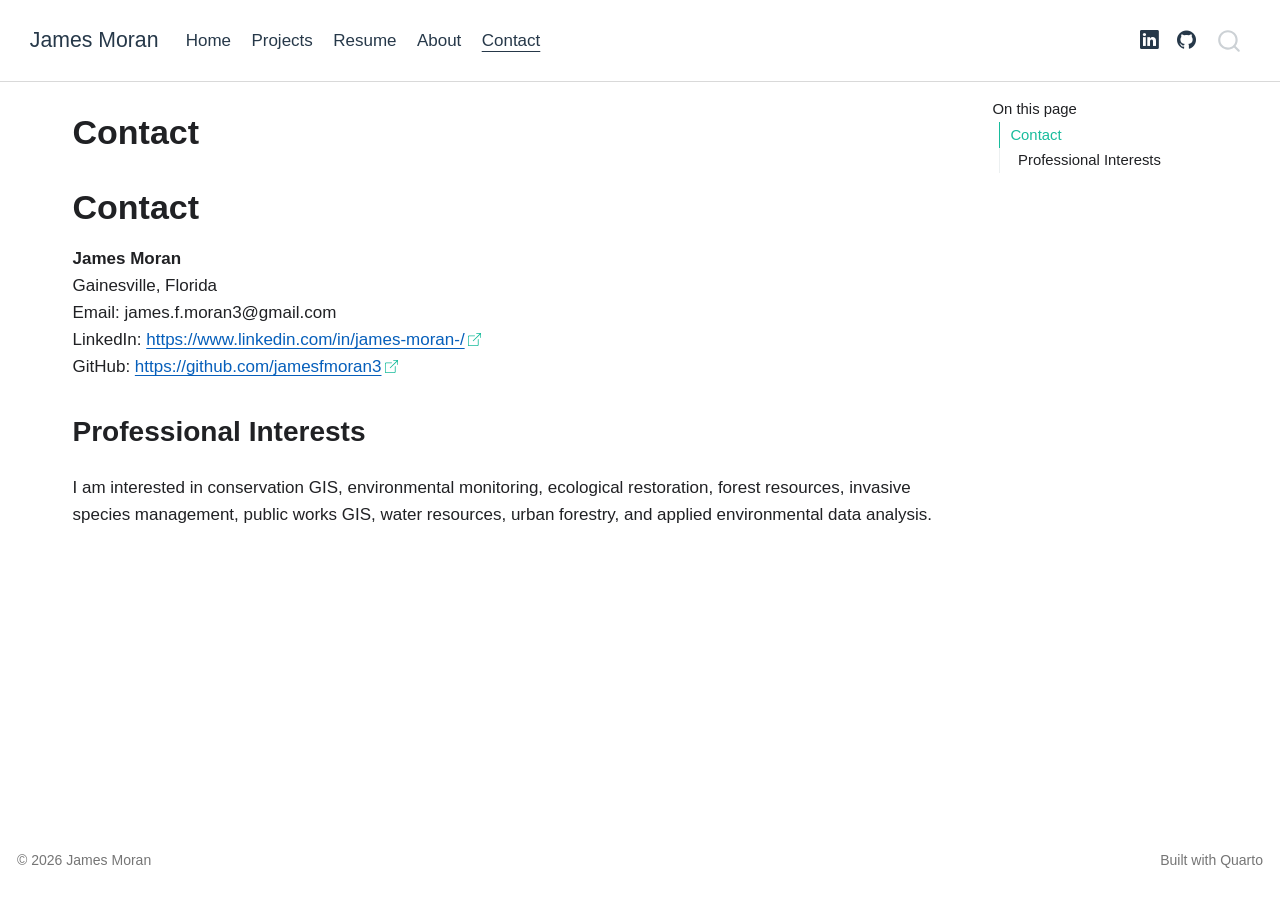
<file: docs/contact.html>
<!DOCTYPE html>
<html xmlns="http://www.w3.org/1999/xhtml" lang="en" xml:lang="en"><head>

<meta charset="utf-8">
<meta name="generator" content="quarto-1.10.18">

<meta name="viewport" content="width=device-width, initial-scale=1.0, user-scalable=yes">


<title>Contact – James Moran</title>
<style>
/* Default styles provided by pandoc.
** See https://pandoc.org/MANUAL.html#variables-for-html for config info.
*/
span.smallcaps{font-variant: small-caps;}
div.columns{display: flex; gap: 1.5em;}
div.column{flex: auto;}
@media screen {
div.columns{gap: min(4vw, 1.5em);}
div.column{overflow-x: auto;}
}
div.hanging-indent{margin-left: 1.5em; text-indent: -1.5em;}
ul.task-list{list-style: none;}
ul.task-list li input[type="checkbox"] {
  width: 0.8em;
  margin: 0 0.8em 0.2em -1em; /* quarto-specific, see https://github.com/quarto-dev/quarto-cli/issues/4556 */ 
  vertical-align: middle;
}
</style>


<script src="site_libs/quarto-nav/quarto-nav.js"></script>
<script src="site_libs/quarto-nav/headroom.min.js"></script>
<script src="site_libs/clipboard/clipboard.min.js"></script>
<script src="site_libs/quarto-search/autocomplete.umd.js"></script>
<script src="site_libs/quarto-search/fuse.min.js"></script>
<script src="site_libs/quarto-search/quarto-search.js"></script>
<meta name="quarto:offset" content="./">
<script src="site_libs/quarto-html/quarto.js" type="module"></script>
<script src="site_libs/quarto-html/tabsets/tabsets.js" type="module"></script>
<script src="site_libs/quarto-html/popper.min.js"></script>
<script src="site_libs/quarto-html/tippy.umd.min.js"></script>
<script src="site_libs/quarto-html/anchor.min.js"></script>
<link href="site_libs/quarto-html/tippy.css" rel="stylesheet">
<link href="site_libs/quarto-html/quarto-syntax-highlighting-64a204ab8560d761af7679ceaba22944.css" rel="stylesheet" id="quarto-text-highlighting-styles">
<script src="site_libs/bootstrap/bootstrap.min.js"></script>
<link href="site_libs/bootstrap/bootstrap-icons.css" rel="stylesheet">
<link href="site_libs/bootstrap/bootstrap-27b9f889d6e109d015426ac4f274b7e7.min.css" rel="stylesheet" append-hash="true" id="quarto-bootstrap" data-mode="light">
<script id="quarto-search-options" type="application/json">{
  "location": "navbar",
  "copy-button": false,
  "collapse-after": 3,
  "panel-placement": "end",
  "type": "overlay",
  "limit": 50,
  "keyboard-shortcut": [
    "f",
    "/",
    "s"
  ],
  "show-item-context": false,
  "language": {
    "search-no-results-text": "No results",
    "search-matching-documents-text": "matching documents",
    "search-copy-link-title": "Copy link to search",
    "search-hide-matches-text": "Hide additional matches",
    "search-more-match-text": "more match in this document",
    "search-more-matches-text": "more matches in this document",
    "search-clear-button-title": "Clear",
    "search-text-placeholder": "",
    "search-detached-cancel-button-title": "Cancel",
    "search-submit-button-title": "Submit",
    "search-label": "Search"
  }
}</script>
<style>html{ scroll-behavior: smooth; }</style>


<link rel="stylesheet" href="styles.css">
</head>

<body class="nav-fixed quarto-light">

<div id="quarto-search-results"></div>
  <header id="quarto-header" class="headroom fixed-top">
    <nav class="navbar navbar-expand-lg " data-bs-theme="dark">
      <div class="navbar-container container-fluid">
      <div class="navbar-brand-container mx-auto">
    <a class="navbar-brand" href="./index.html">
    <span class="navbar-title">James Moran</span>
    </a>
  </div>
            <div id="quarto-search" class="" title="Search"></div>
          <button class="navbar-toggler" type="button" data-bs-toggle="collapse" data-bs-target="#navbarCollapse" aria-controls="navbarCollapse" role="menu" aria-expanded="false" aria-label="Toggle navigation" onclick="if (window.quartoToggleHeadroom) { window.quartoToggleHeadroom(); }">
  <span class="navbar-toggler-icon"></span>
</button>
          <div class="collapse navbar-collapse" id="navbarCollapse">
            <ul class="navbar-nav navbar-nav-scroll me-auto">
  <li class="nav-item">
    <a class="nav-link" href="./index.html"> 
<span class="menu-text">Home</span></a>
  </li>  
  <li class="nav-item">
    <a class="nav-link" href="./projects/projects.html"> 
<span class="menu-text">Projects</span></a>
  </li>  
  <li class="nav-item">
    <a class="nav-link" href="./projects/resume.html"> 
<span class="menu-text">Resume</span></a>
  </li>  
  <li class="nav-item">
    <a class="nav-link" href="./about.html"> 
<span class="menu-text">About</span></a>
  </li>  
  <li class="nav-item">
    <a class="nav-link active" href="./contact.html" aria-current="page"> 
<span class="menu-text">Contact</span></a>
  </li>  
</ul>
            <ul class="navbar-nav navbar-nav-scroll ms-auto">
  <li class="nav-item compact">
    <a class="nav-link" href="https://www.linkedin.com/in/james-moran-/"> <i class="bi bi-linkedin" role="img" aria-label="LinkedIn">
</i> 
<span class="menu-text"></span></a>
  </li>  
  <li class="nav-item compact">
    <a class="nav-link" href="https://github.com/jamesfmoran3"> <i class="bi bi-github" role="img" aria-label="GitHub">
</i> 
<span class="menu-text"></span></a>
  </li>  
</ul>
          </div> <!-- /navcollapse -->
            <div class="quarto-navbar-tools">
</div>
      </div> <!-- /container-fluid -->
    </nav>
</header>
<!-- content -->
<div id="quarto-content" class="quarto-container page-columns page-rows-contents page-layout-full page-navbar">
<!-- sidebar -->
<!-- margin-sidebar -->
    <div id="quarto-margin-sidebar" class="sidebar margin-sidebar">
        <nav id="TOC" role="doc-toc" class="toc-active">
    <h2 id="toc-title">On this page</h2>
   
  <ul>
  <li><a href="#contact" id="toc-contact" class="nav-link active" data-scroll-target="#contact">Contact</a>
  <ul class="collapse">
  <li><a href="#professional-interests" id="toc-professional-interests" class="nav-link" data-scroll-target="#professional-interests">Professional Interests</a></li>
  </ul></li>
  </ul>
</nav>
    </div>
<!-- main -->
<main class="content column-page-left" id="quarto-document-content">

<header id="title-block-header" class="quarto-title-block default">
<div class="quarto-title">
<h1 class="title">Contact</h1>
</div>



<div class="quarto-title-meta column-page-left">

    
  
    
  </div>
  


</header>


<section id="contact" class="level1">
<h1>Contact</h1>
<p><strong>James Moran</strong><br>
Gainesville, Florida<br>
Email: james.f.moran3@gmail.com<br>
LinkedIn: <a href="https://www.linkedin.com/in/james-moran-/" class="uri">https://www.linkedin.com/in/james-moran-/</a><br>
GitHub: <a href="https://github.com/jamesfmoran3" class="uri">https://github.com/jamesfmoran3</a></p>
<section id="professional-interests" class="level2">
<h2 class="anchored" data-anchor-id="professional-interests">Professional Interests</h2>
<p>I am interested in conservation GIS, environmental monitoring, ecological restoration, forest resources, invasive species management, public works GIS, water resources, urban forestry, and applied environmental data analysis.</p>


</section>
</section>

</main> <!-- /main -->
<script id="quarto-html-after-body" type="application/javascript">
  window.document.addEventListener("DOMContentLoaded", function (event) {
    const icon = "";
    const anchorJS = new window.AnchorJS();
    anchorJS.options = {
      placement: 'right',
      icon: icon
    };
    anchorJS.add('.anchored');
    const isCodeAnnotation = (el) => {
      for (const clz of el.classList) {
        if (clz.startsWith('code-annotation-')) {                     
          return true;
        }
      }
      return false;
    }
    const onCopySuccess = function(e) {
      // button target
      const button = e.trigger;
      // don't keep focus
      button.blur();
      // flash "checked"
      button.classList.add('code-copy-button-checked');
      var currentTitle = button.getAttribute("title");
      button.setAttribute("title", "Copied!");
      let tooltip;
      if (window.bootstrap) {
        button.setAttribute("data-bs-toggle", "tooltip");
        button.setAttribute("data-bs-placement", "left");
        button.setAttribute("data-bs-title", "Copied!");
        tooltip = new bootstrap.Tooltip(button, 
          { trigger: "manual", 
            customClass: "code-copy-button-tooltip",
            offset: [0, -8]});
        tooltip.show();    
      }
      setTimeout(function() {
        if (tooltip) {
          tooltip.hide();
          button.removeAttribute("data-bs-title");
          button.removeAttribute("data-bs-toggle");
          button.removeAttribute("data-bs-placement");
        }
        button.setAttribute("title", currentTitle);
        button.classList.remove('code-copy-button-checked');
      }, 1000);
      // clear code selection
      e.clearSelection();
    }
    const getTextToCopy = function(trigger) {
      const outerScaffold = trigger.parentElement.cloneNode(true);
      const codeEl = outerScaffold.querySelector('code');
      for (const childEl of codeEl.children) {
        if (isCodeAnnotation(childEl)) {
          childEl.remove();
        }
      }
      return codeEl.innerText;
    }
    const clipboard = new window.ClipboardJS('.code-copy-button:not([data-in-quarto-modal])', {
      text: getTextToCopy
    });
    clipboard.on('success', onCopySuccess);
    if (window.document.getElementById('quarto-embedded-source-code-modal')) {
      const clipboardModal = new window.ClipboardJS('.code-copy-button[data-in-quarto-modal]', {
        text: getTextToCopy,
        container: window.document.getElementById('quarto-embedded-source-code-modal')
      });
      clipboardModal.on('success', onCopySuccess);
    }
      var localhostRegex = new RegExp(/^(?:http|https):\/\/localhost\:?[0-9]*\//);
      var mailtoRegex = new RegExp(/^mailto:/);
        var filterRegex = new RegExp("https:\/\/jamesfmoran3\.github\.io\/james-portfolio-website\/");
      var isInternal = (href) => {
          return filterRegex.test(href) || localhostRegex.test(href) || mailtoRegex.test(href);
      }
      // Inspect non-navigation links and adorn them if external
     var links = window.document.querySelectorAll('a[href]:not(.nav-link):not(.navbar-brand):not(.toc-action):not(.sidebar-link):not(.sidebar-item-toggle):not(.pagination-link):not(.no-external):not([aria-hidden]):not(.dropdown-item):not(.quarto-navigation-tool):not(.about-link)');
      for (var i=0; i<links.length; i++) {
        const link = links[i];
        if (!isInternal(link.href)) {
          // undo the damage that might have been done by quarto-nav.js in the case of
          // links that we want to consider external
          if (link.dataset.originalHref !== undefined) {
            link.href = link.dataset.originalHref;
          }
            // target, if specified
            link.setAttribute("target", "_blank");
            if (link.getAttribute("rel") === null) {
              link.setAttribute("rel", "noopener");
            }
            // default icon
            link.classList.add("external");
        }
      }
    function tippyHover(el, contentFn, onTriggerFn, onUntriggerFn) {
      const config = {
        allowHTML: true,
        maxWidth: 500,
        delay: 100,
        arrow: false,
        appendTo: function(el) {
            return el.parentElement;
        },
        interactive: true,
        interactiveBorder: 10,
        theme: 'quarto',
        placement: 'bottom-start',
      };
      if (contentFn) {
        config.content = contentFn;
      }
      if (onTriggerFn) {
        config.onTrigger = onTriggerFn;
      }
      if (onUntriggerFn) {
        config.onUntrigger = onUntriggerFn;
      }
      window.tippy(el, config); 
    }
    const noterefs = window.document.querySelectorAll('a[role="doc-noteref"]');
    for (var i=0; i<noterefs.length; i++) {
      const ref = noterefs[i];
      tippyHover(ref, function() {
        // use id or data attribute instead here
        let href = ref.getAttribute('data-footnote-href') || ref.getAttribute('href');
        try { href = new URL(href).hash; } catch {}
        const id = href.replace(/^#\/?/, "");
        const note = window.document.getElementById(id);
        if (note) {
          return note.innerHTML;
        } else {
          return "";
        }
      });
    }
    const xrefs = window.document.querySelectorAll('a.quarto-xref');
    const processXRef = (id, note) => {
      // Strip column container classes
      const stripColumnClz = (el) => {
        el.classList.remove("page-full", "page-columns");
        if (el.children) {
          for (const child of el.children) {
            stripColumnClz(child);
          }
        }
      }
      stripColumnClz(note)
      if (id === null || id.startsWith('sec-')) {
        // Special case sections, only their first couple elements
        const container = document.createElement("div");
        if (note.children && note.children.length > 2) {
          container.appendChild(note.children[0].cloneNode(true));
          for (let i = 1; i < note.children.length; i++) {
            const child = note.children[i];
            if (child.tagName === "P" && child.innerText === "") {
              continue;
            } else {
              container.appendChild(child.cloneNode(true));
              break;
            }
          }
          if (window.Quarto?.typesetMath) {
            window.Quarto.typesetMath(container);
          }
          return container.innerHTML
        } else {
          if (window.Quarto?.typesetMath) {
            window.Quarto.typesetMath(note);
          }
          return note.innerHTML;
        }
      } else {
        // Remove any anchor links if they are present
        const anchorLink = note.querySelector('a.anchorjs-link');
        if (anchorLink) {
          anchorLink.remove();
        }
        if (window.Quarto?.typesetMath) {
          window.Quarto.typesetMath(note);
        }
        if (note.classList.contains("callout")) {
          return note.outerHTML;
        } else {
          return note.innerHTML;
        }
      }
    }
    for (var i=0; i<xrefs.length; i++) {
      const xref = xrefs[i];
      tippyHover(xref, undefined, function(instance) {
        instance.disable();
        let url = xref.getAttribute('href');
        let hash = undefined; 
        if (url.startsWith('#')) {
          hash = url;
        } else {
          try { hash = new URL(url).hash; } catch {}
        }
        if (hash) {
          const id = hash.replace(/^#\/?/, "");
          const note = window.document.getElementById(id);
          if (note !== null) {
            try {
              const html = processXRef(id, note.cloneNode(true));
              instance.setContent(html);
            } finally {
              instance.enable();
              instance.show();
            }
          } else {
            // See if we can fetch this
            fetch(url.split('#')[0])
            .then(res => res.text())
            .then(html => {
              const parser = new DOMParser();
              const htmlDoc = parser.parseFromString(html, "text/html");
              const note = htmlDoc.getElementById(id);
              if (note !== null) {
                const html = processXRef(id, note);
                instance.setContent(html);
              } 
            }).finally(() => {
              instance.enable();
              instance.show();
            });
          }
        } else {
          // See if we can fetch a full url (with no hash to target)
          // This is a special case and we should probably do some content thinning / targeting
          fetch(url)
          .then(res => res.text())
          .then(html => {
            const parser = new DOMParser();
            const htmlDoc = parser.parseFromString(html, "text/html");
            const note = htmlDoc.querySelector('main.content');
            if (note !== null) {
              // This should only happen for chapter cross references
              // (since there is no id in the URL)
              // remove the first header
              if (note.children.length > 0 && note.children[0].tagName === "HEADER") {
                note.children[0].remove();
              }
              const html = processXRef(null, note);
              instance.setContent(html);
            } 
          }).finally(() => {
            instance.enable();
            instance.show();
          });
        }
      }, function(instance) {
      });
    }
        let selectedAnnoteEl;
        const selectorForAnnotation = ( cell, annotation) => {
          let cellAttr = 'data-code-cell="' + cell + '"';
          let lineAttr = 'data-code-annotation="' +  annotation + '"';
          const selector = 'span[' + cellAttr + '][' + lineAttr + ']';
          return selector;
        }
        const selectCodeLines = (annoteEl) => {
          const doc = window.document;
          const targetCell = annoteEl.getAttribute("data-target-cell");
          const targetAnnotation = annoteEl.getAttribute("data-target-annotation");
          const annoteSpan = window.document.querySelector(selectorForAnnotation(targetCell, targetAnnotation));
          const lines = annoteSpan.getAttribute("data-code-lines").split(",");
          const lineIds = lines.map((line) => {
            return targetCell + "-" + line;
          })
          let top = null;
          let height = null;
          let parent = null;
          if (lineIds.length > 0) {
              //compute the position of the single el (top and bottom and make a div)
              const el = window.document.getElementById(lineIds[0]);
              top = el.offsetTop;
              height = el.offsetHeight;
              parent = el.parentElement.parentElement;
            if (lineIds.length > 1) {
              const lastEl = window.document.getElementById(lineIds[lineIds.length - 1]);
              const bottom = lastEl.offsetTop + lastEl.offsetHeight;
              height = bottom - top;
            }
            if (top !== null && height !== null && parent !== null) {
              // cook up a div (if necessary) and position it 
              let div = window.document.getElementById("code-annotation-line-highlight");
              if (div === null) {
                div = window.document.createElement("div");
                div.setAttribute("id", "code-annotation-line-highlight");
                div.style.position = 'absolute';
                parent.appendChild(div);
              }
              div.style.top = top - 2 + "px";
              div.style.height = height + 4 + "px";
              div.style.left = 0;
              let gutterDiv = window.document.getElementById("code-annotation-line-highlight-gutter");
              if (gutterDiv === null) {
                gutterDiv = window.document.createElement("div");
                gutterDiv.setAttribute("id", "code-annotation-line-highlight-gutter");
                gutterDiv.style.position = 'absolute';
                const codeCell = window.document.getElementById(targetCell);
                const gutter = codeCell.querySelector('.code-annotation-gutter');
                gutter.appendChild(gutterDiv);
              }
              gutterDiv.style.top = top - 2 + "px";
              gutterDiv.style.height = height + 4 + "px";
            }
            selectedAnnoteEl = annoteEl;
          }
        };
        const unselectCodeLines = () => {
          const elementsIds = ["code-annotation-line-highlight", "code-annotation-line-highlight-gutter"];
          elementsIds.forEach((elId) => {
            const div = window.document.getElementById(elId);
            if (div) {
              div.remove();
            }
          });
          selectedAnnoteEl = undefined;
        };
          // Handle positioning of the toggle
      window.addEventListener(
        "resize",
        throttle(() => {
          elRect = undefined;
          if (selectedAnnoteEl) {
            selectCodeLines(selectedAnnoteEl);
          }
        }, 10)
      );
      function throttle(fn, ms) {
      let throttle = false;
      let timer;
        return (...args) => {
          if(!throttle) { // first call gets through
              fn.apply(this, args);
              throttle = true;
          } else { // all the others get throttled
              if(timer) clearTimeout(timer); // cancel #2
              timer = setTimeout(() => {
                fn.apply(this, args);
                timer = throttle = false;
              }, ms);
          }
        };
      }
        // Attach click handler to the DT
        const annoteDls = window.document.querySelectorAll('dt[data-target-cell]');
        for (const annoteDlNode of annoteDls) {
          annoteDlNode.addEventListener('click', (event) => {
            const clickedEl = event.target;
            if (clickedEl !== selectedAnnoteEl) {
              unselectCodeLines();
              const activeEl = window.document.querySelector('dt[data-target-cell].code-annotation-active');
              if (activeEl) {
                activeEl.classList.remove('code-annotation-active');
              }
              selectCodeLines(clickedEl);
              clickedEl.classList.add('code-annotation-active');
            } else {
              // Unselect the line
              unselectCodeLines();
              clickedEl.classList.remove('code-annotation-active');
            }
          });
        }
    const findCites = (el) => {
      const parentEl = el.parentElement;
      if (parentEl) {
        const cites = parentEl.dataset.cites;
        if (cites) {
          return {
            el,
            cites: cites.split(' ')
          };
        } else {
          return findCites(el.parentElement)
        }
      } else {
        return undefined;
      }
    };
    var bibliorefs = window.document.querySelectorAll('a[role="doc-biblioref"]');
    for (var i=0; i<bibliorefs.length; i++) {
      const ref = bibliorefs[i];
      const citeInfo = findCites(ref);
      if (citeInfo) {
        tippyHover(citeInfo.el, function() {
          var popup = window.document.createElement('div');
          citeInfo.cites.forEach(function(cite) {
            var citeDiv = window.document.createElement('div');
            citeDiv.classList.add('hanging-indent');
            citeDiv.classList.add('csl-entry');
            var biblioDiv = window.document.getElementById('ref-' + cite);
            if (biblioDiv) {
              citeDiv.innerHTML = biblioDiv.innerHTML;
            }
            popup.appendChild(citeDiv);
          });
          return popup.innerHTML;
        });
      }
    }
  });
  </script>
</div> <!-- /content -->
<footer class="footer">
  <div class="nav-footer">
    <div class="nav-footer-left">
<p>© 2026 James Moran</p>
</div>   
    <div class="nav-footer-center">
      &nbsp;
    </div>
    <div class="nav-footer-right">
<p>Built with Quarto</p>
</div>
  </div>
</footer>




<script src="site_libs/quarto-html/zenscroll-min.js"></script>
</body></html>
</file>
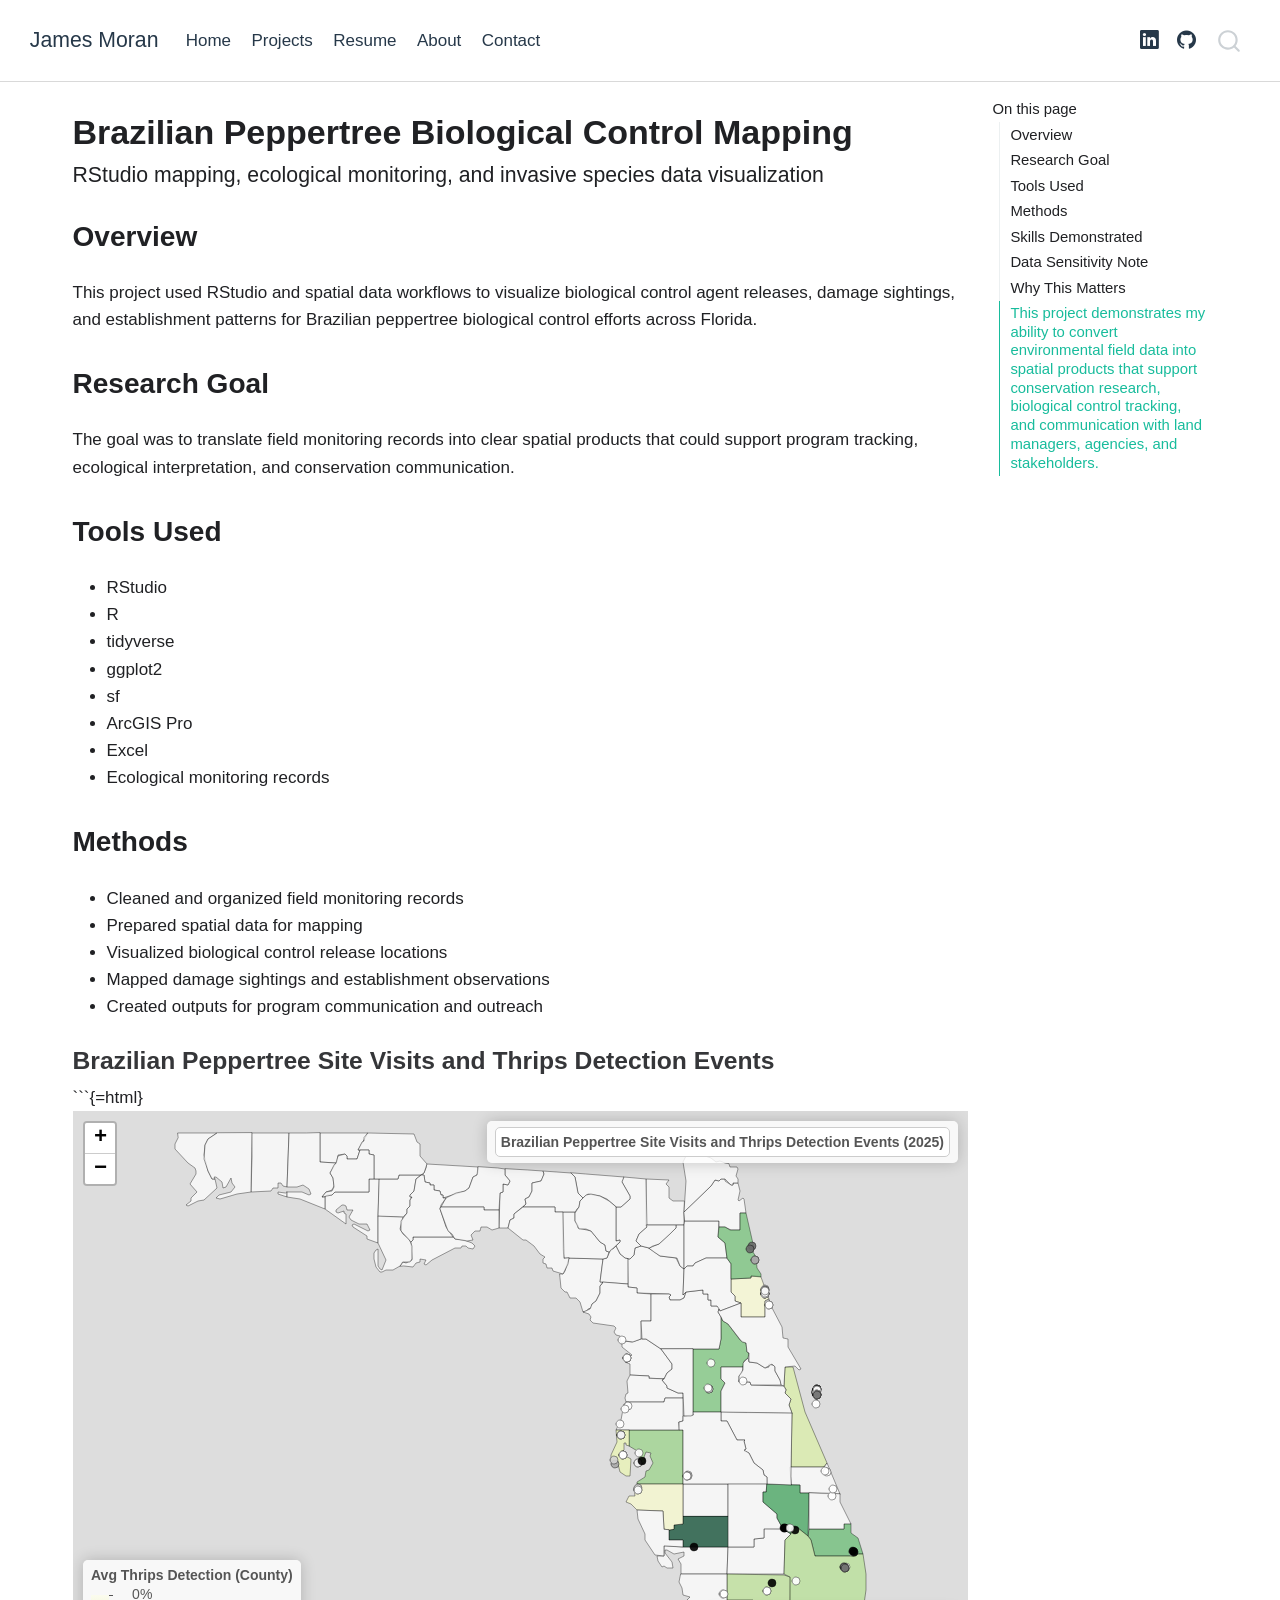
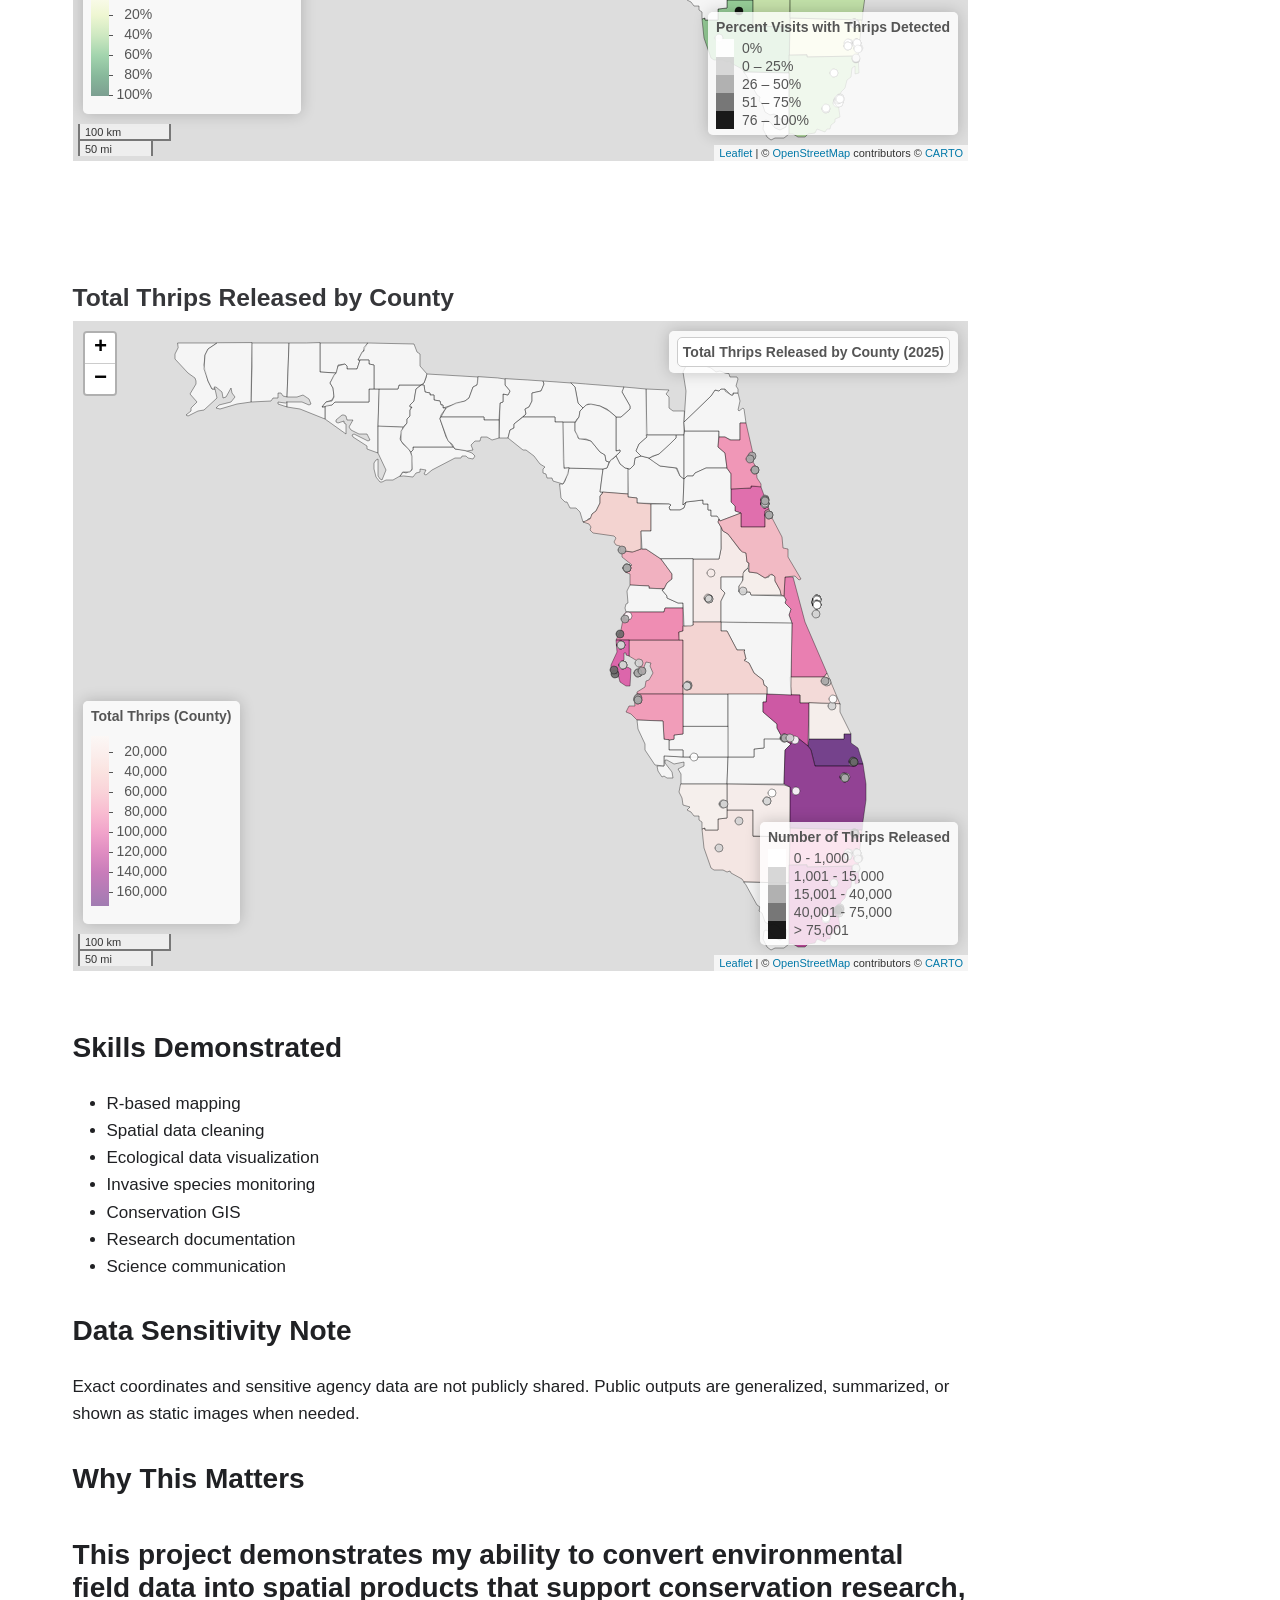
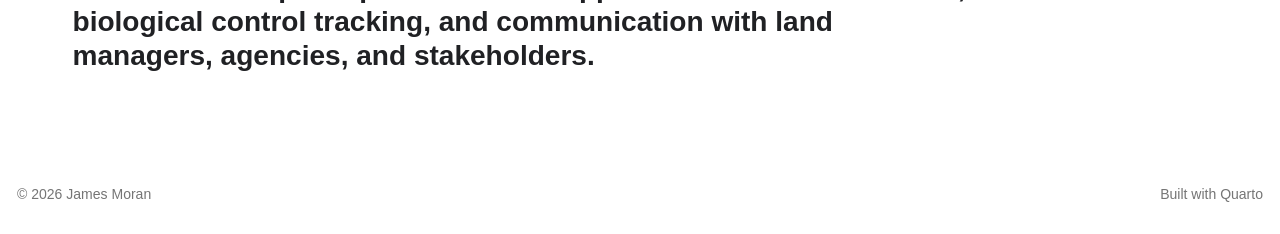
<file: docs/projects/brazilian-peppertree.html>
<!DOCTYPE html>
<html xmlns="http://www.w3.org/1999/xhtml" lang="en" xml:lang="en"><head>

<meta charset="utf-8">
<meta name="generator" content="quarto-1.10.18">

<meta name="viewport" content="width=device-width, initial-scale=1.0, user-scalable=yes">


<title>Brazilian Peppertree Biological Control Mapping – James Moran</title>
<style>
/* Default styles provided by pandoc.
** See https://pandoc.org/MANUAL.html#variables-for-html for config info.
*/
span.smallcaps{font-variant: small-caps;}
div.columns{display: flex; gap: 1.5em;}
div.column{flex: auto;}
@media screen {
div.columns{gap: min(4vw, 1.5em);}
div.column{overflow-x: auto;}
}
div.hanging-indent{margin-left: 1.5em; text-indent: -1.5em;}
ul.task-list{list-style: none;}
ul.task-list li input[type="checkbox"] {
  width: 0.8em;
  margin: 0 0.8em 0.2em -1em; /* quarto-specific, see https://github.com/quarto-dev/quarto-cli/issues/4556 */ 
  vertical-align: middle;
}
</style>


<script src="../site_libs/quarto-nav/quarto-nav.js"></script>
<script src="../site_libs/quarto-nav/headroom.min.js"></script>
<script src="../site_libs/clipboard/clipboard.min.js"></script>
<script src="../site_libs/quarto-search/autocomplete.umd.js"></script>
<script src="../site_libs/quarto-search/fuse.min.js"></script>
<script src="../site_libs/quarto-search/quarto-search.js"></script>
<meta name="quarto:offset" content="../">
<script src="../site_libs/quarto-html/quarto.js" type="module"></script>
<script src="../site_libs/quarto-html/tabsets/tabsets.js" type="module"></script>
<script src="../site_libs/quarto-html/popper.min.js"></script>
<script src="../site_libs/quarto-html/tippy.umd.min.js"></script>
<script src="../site_libs/quarto-html/anchor.min.js"></script>
<link href="../site_libs/quarto-html/tippy.css" rel="stylesheet">
<link href="../site_libs/quarto-html/quarto-syntax-highlighting-64a204ab8560d761af7679ceaba22944.css" rel="stylesheet" id="quarto-text-highlighting-styles">
<script src="../site_libs/bootstrap/bootstrap.min.js"></script>
<link href="../site_libs/bootstrap/bootstrap-icons.css" rel="stylesheet">
<link href="../site_libs/bootstrap/bootstrap-27b9f889d6e109d015426ac4f274b7e7.min.css" rel="stylesheet" append-hash="true" id="quarto-bootstrap" data-mode="light">
<script id="quarto-search-options" type="application/json">{
  "location": "navbar",
  "copy-button": false,
  "collapse-after": 3,
  "panel-placement": "end",
  "type": "overlay",
  "limit": 50,
  "keyboard-shortcut": [
    "f",
    "/",
    "s"
  ],
  "show-item-context": false,
  "language": {
    "search-no-results-text": "No results",
    "search-matching-documents-text": "matching documents",
    "search-copy-link-title": "Copy link to search",
    "search-hide-matches-text": "Hide additional matches",
    "search-more-match-text": "more match in this document",
    "search-more-matches-text": "more matches in this document",
    "search-clear-button-title": "Clear",
    "search-text-placeholder": "",
    "search-detached-cancel-button-title": "Cancel",
    "search-submit-button-title": "Submit",
    "search-label": "Search"
  }
}</script>
<style>html{ scroll-behavior: smooth; }</style>


<link rel="stylesheet" href="../styles.css">
</head>

<body class="nav-fixed quarto-light">

<div id="quarto-search-results"></div>
  <header id="quarto-header" class="headroom fixed-top">
    <nav class="navbar navbar-expand-lg " data-bs-theme="dark">
      <div class="navbar-container container-fluid">
      <div class="navbar-brand-container mx-auto">
    <a class="navbar-brand" href="../index.html">
    <span class="navbar-title">James Moran</span>
    </a>
  </div>
            <div id="quarto-search" class="" title="Search"></div>
          <button class="navbar-toggler" type="button" data-bs-toggle="collapse" data-bs-target="#navbarCollapse" aria-controls="navbarCollapse" role="menu" aria-expanded="false" aria-label="Toggle navigation" onclick="if (window.quartoToggleHeadroom) { window.quartoToggleHeadroom(); }">
  <span class="navbar-toggler-icon"></span>
</button>
          <div class="collapse navbar-collapse" id="navbarCollapse">
            <ul class="navbar-nav navbar-nav-scroll me-auto">
  <li class="nav-item">
    <a class="nav-link" href="../index.html"> 
<span class="menu-text">Home</span></a>
  </li>  
  <li class="nav-item">
    <a class="nav-link" href="../projects/projects.html"> 
<span class="menu-text">Projects</span></a>
  </li>  
  <li class="nav-item">
    <a class="nav-link" href="../projects/resume.html"> 
<span class="menu-text">Resume</span></a>
  </li>  
  <li class="nav-item">
    <a class="nav-link" href="../about.html"> 
<span class="menu-text">About</span></a>
  </li>  
  <li class="nav-item">
    <a class="nav-link" href="../contact.html"> 
<span class="menu-text">Contact</span></a>
  </li>  
</ul>
            <ul class="navbar-nav navbar-nav-scroll ms-auto">
  <li class="nav-item compact">
    <a class="nav-link" href="https://www.linkedin.com/in/james-moran-/"> <i class="bi bi-linkedin" role="img" aria-label="LinkedIn">
</i> 
<span class="menu-text"></span></a>
  </li>  
  <li class="nav-item compact">
    <a class="nav-link" href="https://github.com/jamesfmoran3"> <i class="bi bi-github" role="img" aria-label="GitHub">
</i> 
<span class="menu-text"></span></a>
  </li>  
</ul>
          </div> <!-- /navcollapse -->
            <div class="quarto-navbar-tools">
</div>
      </div> <!-- /container-fluid -->
    </nav>
</header>
<!-- content -->
<div id="quarto-content" class="quarto-container page-columns page-rows-contents page-layout-full page-navbar">
<!-- sidebar -->
<!-- margin-sidebar -->
    <div id="quarto-margin-sidebar" class="sidebar margin-sidebar">
        <nav id="TOC" role="doc-toc" class="toc-active">
    <h2 id="toc-title">On this page</h2>
   
  <ul>
  <li><a href="#overview" id="toc-overview" class="nav-link active" data-scroll-target="#overview">Overview</a></li>
  <li><a href="#research-goal" id="toc-research-goal" class="nav-link" data-scroll-target="#research-goal">Research Goal</a></li>
  <li><a href="#tools-used" id="toc-tools-used" class="nav-link" data-scroll-target="#tools-used">Tools Used</a></li>
  <li><a href="#methods" id="toc-methods" class="nav-link" data-scroll-target="#methods">Methods</a>
  <ul class="collapse">
  <li><a href="#brazilian-peppertree-site-visits-and-thrips-detection-events" id="toc-brazilian-peppertree-site-visits-and-thrips-detection-events" class="nav-link" data-scroll-target="#brazilian-peppertree-site-visits-and-thrips-detection-events">Brazilian Peppertree Site Visits and Thrips Detection Events</a></li>
  </ul></li>
  <li><a href="#skills-demonstrated" id="toc-skills-demonstrated" class="nav-link" data-scroll-target="#skills-demonstrated">Skills Demonstrated</a></li>
  <li><a href="#data-sensitivity-note" id="toc-data-sensitivity-note" class="nav-link" data-scroll-target="#data-sensitivity-note">Data Sensitivity Note</a></li>
  <li><a href="#why-this-matters" id="toc-why-this-matters" class="nav-link" data-scroll-target="#why-this-matters">Why This Matters</a></li>
  <li><a href="#[base64]." id="[base64]." class="nav-link" data-scroll-target="#[base64].">This project demonstrates my ability to convert environmental field data into spatial products that support conservation research, biological control tracking, and communication with land managers, agencies, and stakeholders.</a></li>
  </ul>
</nav>
    </div>
<!-- main -->
<main class="content column-page-left" id="quarto-document-content">

<header id="title-block-header" class="quarto-title-block default">
<div class="quarto-title">
<h1 class="title">Brazilian Peppertree Biological Control Mapping</h1>
<p class="subtitle lead">RStudio mapping, ecological monitoring, and invasive species data visualization</p>
</div>



<div class="quarto-title-meta column-page-left">

    
  
    
  </div>
  


</header>


<section id="overview" class="level2">
<h2 class="anchored" data-anchor-id="overview">Overview</h2>
<p>This project used RStudio and spatial data workflows to visualize biological control agent releases, damage sightings, and establishment patterns for Brazilian peppertree biological control efforts across Florida.</p>
</section>
<section id="research-goal" class="level2">
<h2 class="anchored" data-anchor-id="research-goal">Research Goal</h2>
<p>The goal was to translate field monitoring records into clear spatial products that could support program tracking, ecological interpretation, and conservation communication.</p>
</section>
<section id="tools-used" class="level2">
<h2 class="anchored" data-anchor-id="tools-used">Tools Used</h2>
<ul>
<li>RStudio</li>
<li>R</li>
<li>tidyverse</li>
<li>ggplot2</li>
<li>sf</li>
<li>ArcGIS Pro</li>
<li>Excel</li>
<li>Ecological monitoring records</li>
</ul>
</section>
<section id="methods" class="level2">
<h2 class="anchored" data-anchor-id="methods">Methods</h2>
<ul>
<li>Cleaned and organized field monitoring records</li>
<li>Prepared spatial data for mapping</li>
<li>Visualized biological control release locations</li>
<li>Mapped damage sightings and establishment observations</li>
<li>Created outputs for program communication and outreach</li>
</ul>
<section id="brazilian-peppertree-site-visits-and-thrips-detection-events" class="level3">
<h3 class="anchored" data-anchor-id="brazilian-peppertree-site-visits-and-thrips-detection-events">Brazilian Peppertree Site Visits and Thrips Detection Events</h3>
<p>```{=html} <iframe src="../assets/Maps/peppertree-site-visits-thrips-detections.html" width="100%" height="650" style="border: none;"> </iframe></p>
<p><br><br></p>
<h3 class="anchored">
Total Thrips Released by County
</h3>
<iframe src="../assets/Maps/total-thrips-released-by-county.html" width="100%" height="650" style="border: none;">
</iframe>
</section>
</section>
<section id="skills-demonstrated" class="level2">
<h2 class="anchored" data-anchor-id="skills-demonstrated">Skills Demonstrated</h2>
<ul>
<li>R-based mapping</li>
<li>Spatial data cleaning</li>
<li>Ecological data visualization</li>
<li>Invasive species monitoring</li>
<li>Conservation GIS</li>
<li>Research documentation</li>
<li>Science communication</li>
</ul>
</section>
<section id="data-sensitivity-note" class="level2">
<h2 class="anchored" data-anchor-id="data-sensitivity-note">Data Sensitivity Note</h2>
<p>Exact coordinates and sensitive agency data are not publicly shared. Public outputs are generalized, summarized, or shown as static images when needed.</p>
</section>
<section id="why-this-matters" class="level2">
<h2 class="anchored" data-anchor-id="why-this-matters">Why This Matters</h2>
</section>
<section id="[base64]." class="level2">
<h2 class="anchored" data-anchor-id="[base64].">This project demonstrates my ability to convert environmental field data into spatial products that support conservation research, biological control tracking, and communication with land managers, agencies, and stakeholders.</h2>


</section>

</main> <!-- /main -->
<script id="quarto-html-after-body" type="application/javascript">
  window.document.addEventListener("DOMContentLoaded", function (event) {
    const icon = "";
    const anchorJS = new window.AnchorJS();
    anchorJS.options = {
      placement: 'right',
      icon: icon
    };
    anchorJS.add('.anchored');
    const isCodeAnnotation = (el) => {
      for (const clz of el.classList) {
        if (clz.startsWith('code-annotation-')) {                     
          return true;
        }
      }
      return false;
    }
    const onCopySuccess = function(e) {
      // button target
      const button = e.trigger;
      // don't keep focus
      button.blur();
      // flash "checked"
      button.classList.add('code-copy-button-checked');
      var currentTitle = button.getAttribute("title");
      button.setAttribute("title", "Copied!");
      let tooltip;
      if (window.bootstrap) {
        button.setAttribute("data-bs-toggle", "tooltip");
        button.setAttribute("data-bs-placement", "left");
        button.setAttribute("data-bs-title", "Copied!");
        tooltip = new bootstrap.Tooltip(button, 
          { trigger: "manual", 
            customClass: "code-copy-button-tooltip",
            offset: [0, -8]});
        tooltip.show();    
      }
      setTimeout(function() {
        if (tooltip) {
          tooltip.hide();
          button.removeAttribute("data-bs-title");
          button.removeAttribute("data-bs-toggle");
          button.removeAttribute("data-bs-placement");
        }
        button.setAttribute("title", currentTitle);
        button.classList.remove('code-copy-button-checked');
      }, 1000);
      // clear code selection
      e.clearSelection();
    }
    const getTextToCopy = function(trigger) {
      const outerScaffold = trigger.parentElement.cloneNode(true);
      const codeEl = outerScaffold.querySelector('code');
      for (const childEl of codeEl.children) {
        if (isCodeAnnotation(childEl)) {
          childEl.remove();
        }
      }
      return codeEl.innerText;
    }
    const clipboard = new window.ClipboardJS('.code-copy-button:not([data-in-quarto-modal])', {
      text: getTextToCopy
    });
    clipboard.on('success', onCopySuccess);
    if (window.document.getElementById('quarto-embedded-source-code-modal')) {
      const clipboardModal = new window.ClipboardJS('.code-copy-button[data-in-quarto-modal]', {
        text: getTextToCopy,
        container: window.document.getElementById('quarto-embedded-source-code-modal')
      });
      clipboardModal.on('success', onCopySuccess);
    }
      var localhostRegex = new RegExp(/^(?:http|https):\/\/localhost\:?[0-9]*\//);
      var mailtoRegex = new RegExp(/^mailto:/);
        var filterRegex = new RegExp("https:\/\/jamesfmoran3\.github\.io\/james-portfolio-website\/");
      var isInternal = (href) => {
          return filterRegex.test(href) || localhostRegex.test(href) || mailtoRegex.test(href);
      }
      // Inspect non-navigation links and adorn them if external
     var links = window.document.querySelectorAll('a[href]:not(.nav-link):not(.navbar-brand):not(.toc-action):not(.sidebar-link):not(.sidebar-item-toggle):not(.pagination-link):not(.no-external):not([aria-hidden]):not(.dropdown-item):not(.quarto-navigation-tool):not(.about-link)');
      for (var i=0; i<links.length; i++) {
        const link = links[i];
        if (!isInternal(link.href)) {
          // undo the damage that might have been done by quarto-nav.js in the case of
          // links that we want to consider external
          if (link.dataset.originalHref !== undefined) {
            link.href = link.dataset.originalHref;
          }
            // target, if specified
            link.setAttribute("target", "_blank");
            if (link.getAttribute("rel") === null) {
              link.setAttribute("rel", "noopener");
            }
            // default icon
            link.classList.add("external");
        }
      }
    function tippyHover(el, contentFn, onTriggerFn, onUntriggerFn) {
      const config = {
        allowHTML: true,
        maxWidth: 500,
        delay: 100,
        arrow: false,
        appendTo: function(el) {
            return el.parentElement;
        },
        interactive: true,
        interactiveBorder: 10,
        theme: 'quarto',
        placement: 'bottom-start',
      };
      if (contentFn) {
        config.content = contentFn;
      }
      if (onTriggerFn) {
        config.onTrigger = onTriggerFn;
      }
      if (onUntriggerFn) {
        config.onUntrigger = onUntriggerFn;
      }
      window.tippy(el, config); 
    }
    const noterefs = window.document.querySelectorAll('a[role="doc-noteref"]');
    for (var i=0; i<noterefs.length; i++) {
      const ref = noterefs[i];
      tippyHover(ref, function() {
        // use id or data attribute instead here
        let href = ref.getAttribute('data-footnote-href') || ref.getAttribute('href');
        try { href = new URL(href).hash; } catch {}
        const id = href.replace(/^#\/?/, "");
        const note = window.document.getElementById(id);
        if (note) {
          return note.innerHTML;
        } else {
          return "";
        }
      });
    }
    const xrefs = window.document.querySelectorAll('a.quarto-xref');
    const processXRef = (id, note) => {
      // Strip column container classes
      const stripColumnClz = (el) => {
        el.classList.remove("page-full", "page-columns");
        if (el.children) {
          for (const child of el.children) {
            stripColumnClz(child);
          }
        }
      }
      stripColumnClz(note)
      if (id === null || id.startsWith('sec-')) {
        // Special case sections, only their first couple elements
        const container = document.createElement("div");
        if (note.children && note.children.length > 2) {
          container.appendChild(note.children[0].cloneNode(true));
          for (let i = 1; i < note.children.length; i++) {
            const child = note.children[i];
            if (child.tagName === "P" && child.innerText === "") {
              continue;
            } else {
              container.appendChild(child.cloneNode(true));
              break;
            }
          }
          if (window.Quarto?.typesetMath) {
            window.Quarto.typesetMath(container);
          }
          return container.innerHTML
        } else {
          if (window.Quarto?.typesetMath) {
            window.Quarto.typesetMath(note);
          }
          return note.innerHTML;
        }
      } else {
        // Remove any anchor links if they are present
        const anchorLink = note.querySelector('a.anchorjs-link');
        if (anchorLink) {
          anchorLink.remove();
        }
        if (window.Quarto?.typesetMath) {
          window.Quarto.typesetMath(note);
        }
        if (note.classList.contains("callout")) {
          return note.outerHTML;
        } else {
          return note.innerHTML;
        }
      }
    }
    for (var i=0; i<xrefs.length; i++) {
      const xref = xrefs[i];
      tippyHover(xref, undefined, function(instance) {
        instance.disable();
        let url = xref.getAttribute('href');
        let hash = undefined; 
        if (url.startsWith('#')) {
          hash = url;
        } else {
          try { hash = new URL(url).hash; } catch {}
        }
        if (hash) {
          const id = hash.replace(/^#\/?/, "");
          const note = window.document.getElementById(id);
          if (note !== null) {
            try {
              const html = processXRef(id, note.cloneNode(true));
              instance.setContent(html);
            } finally {
              instance.enable();
              instance.show();
            }
          } else {
            // See if we can fetch this
            fetch(url.split('#')[0])
            .then(res => res.text())
            .then(html => {
              const parser = new DOMParser();
              const htmlDoc = parser.parseFromString(html, "text/html");
              const note = htmlDoc.getElementById(id);
              if (note !== null) {
                const html = processXRef(id, note);
                instance.setContent(html);
              } 
            }).finally(() => {
              instance.enable();
              instance.show();
            });
          }
        } else {
          // See if we can fetch a full url (with no hash to target)
          // This is a special case and we should probably do some content thinning / targeting
          fetch(url)
          .then(res => res.text())
          .then(html => {
            const parser = new DOMParser();
            const htmlDoc = parser.parseFromString(html, "text/html");
            const note = htmlDoc.querySelector('main.content');
            if (note !== null) {
              // This should only happen for chapter cross references
              // (since there is no id in the URL)
              // remove the first header
              if (note.children.length > 0 && note.children[0].tagName === "HEADER") {
                note.children[0].remove();
              }
              const html = processXRef(null, note);
              instance.setContent(html);
            } 
          }).finally(() => {
            instance.enable();
            instance.show();
          });
        }
      }, function(instance) {
      });
    }
        let selectedAnnoteEl;
        const selectorForAnnotation = ( cell, annotation) => {
          let cellAttr = 'data-code-cell="' + cell + '"';
          let lineAttr = 'data-code-annotation="' +  annotation + '"';
          const selector = 'span[' + cellAttr + '][' + lineAttr + ']';
          return selector;
        }
        const selectCodeLines = (annoteEl) => {
          const doc = window.document;
          const targetCell = annoteEl.getAttribute("data-target-cell");
          const targetAnnotation = annoteEl.getAttribute("data-target-annotation");
          const annoteSpan = window.document.querySelector(selectorForAnnotation(targetCell, targetAnnotation));
          const lines = annoteSpan.getAttribute("data-code-lines").split(",");
          const lineIds = lines.map((line) => {
            return targetCell + "-" + line;
          })
          let top = null;
          let height = null;
          let parent = null;
          if (lineIds.length > 0) {
              //compute the position of the single el (top and bottom and make a div)
              const el = window.document.getElementById(lineIds[0]);
              top = el.offsetTop;
              height = el.offsetHeight;
              parent = el.parentElement.parentElement;
            if (lineIds.length > 1) {
              const lastEl = window.document.getElementById(lineIds[lineIds.length - 1]);
              const bottom = lastEl.offsetTop + lastEl.offsetHeight;
              height = bottom - top;
            }
            if (top !== null && height !== null && parent !== null) {
              // cook up a div (if necessary) and position it 
              let div = window.document.getElementById("code-annotation-line-highlight");
              if (div === null) {
                div = window.document.createElement("div");
                div.setAttribute("id", "code-annotation-line-highlight");
                div.style.position = 'absolute';
                parent.appendChild(div);
              }
              div.style.top = top - 2 + "px";
              div.style.height = height + 4 + "px";
              div.style.left = 0;
              let gutterDiv = window.document.getElementById("code-annotation-line-highlight-gutter");
              if (gutterDiv === null) {
                gutterDiv = window.document.createElement("div");
                gutterDiv.setAttribute("id", "code-annotation-line-highlight-gutter");
                gutterDiv.style.position = 'absolute';
                const codeCell = window.document.getElementById(targetCell);
                const gutter = codeCell.querySelector('.code-annotation-gutter');
                gutter.appendChild(gutterDiv);
              }
              gutterDiv.style.top = top - 2 + "px";
              gutterDiv.style.height = height + 4 + "px";
            }
            selectedAnnoteEl = annoteEl;
          }
        };
        const unselectCodeLines = () => {
          const elementsIds = ["code-annotation-line-highlight", "code-annotation-line-highlight-gutter"];
          elementsIds.forEach((elId) => {
            const div = window.document.getElementById(elId);
            if (div) {
              div.remove();
            }
          });
          selectedAnnoteEl = undefined;
        };
          // Handle positioning of the toggle
      window.addEventListener(
        "resize",
        throttle(() => {
          elRect = undefined;
          if (selectedAnnoteEl) {
            selectCodeLines(selectedAnnoteEl);
          }
        }, 10)
      );
      function throttle(fn, ms) {
      let throttle = false;
      let timer;
        return (...args) => {
          if(!throttle) { // first call gets through
              fn.apply(this, args);
              throttle = true;
          } else { // all the others get throttled
              if(timer) clearTimeout(timer); // cancel #2
              timer = setTimeout(() => {
                fn.apply(this, args);
                timer = throttle = false;
              }, ms);
          }
        };
      }
        // Attach click handler to the DT
        const annoteDls = window.document.querySelectorAll('dt[data-target-cell]');
        for (const annoteDlNode of annoteDls) {
          annoteDlNode.addEventListener('click', (event) => {
            const clickedEl = event.target;
            if (clickedEl !== selectedAnnoteEl) {
              unselectCodeLines();
              const activeEl = window.document.querySelector('dt[data-target-cell].code-annotation-active');
              if (activeEl) {
                activeEl.classList.remove('code-annotation-active');
              }
              selectCodeLines(clickedEl);
              clickedEl.classList.add('code-annotation-active');
            } else {
              // Unselect the line
              unselectCodeLines();
              clickedEl.classList.remove('code-annotation-active');
            }
          });
        }
    const findCites = (el) => {
      const parentEl = el.parentElement;
      if (parentEl) {
        const cites = parentEl.dataset.cites;
        if (cites) {
          return {
            el,
            cites: cites.split(' ')
          };
        } else {
          return findCites(el.parentElement)
        }
      } else {
        return undefined;
      }
    };
    var bibliorefs = window.document.querySelectorAll('a[role="doc-biblioref"]');
    for (var i=0; i<bibliorefs.length; i++) {
      const ref = bibliorefs[i];
      const citeInfo = findCites(ref);
      if (citeInfo) {
        tippyHover(citeInfo.el, function() {
          var popup = window.document.createElement('div');
          citeInfo.cites.forEach(function(cite) {
            var citeDiv = window.document.createElement('div');
            citeDiv.classList.add('hanging-indent');
            citeDiv.classList.add('csl-entry');
            var biblioDiv = window.document.getElementById('ref-' + cite);
            if (biblioDiv) {
              citeDiv.innerHTML = biblioDiv.innerHTML;
            }
            popup.appendChild(citeDiv);
          });
          return popup.innerHTML;
        });
      }
    }
  });
  </script>
</div> <!-- /content -->
<footer class="footer">
  <div class="nav-footer">
    <div class="nav-footer-left">
<p>© 2026 James Moran</p>
</div>   
    <div class="nav-footer-center">
      &nbsp;
    </div>
    <div class="nav-footer-right">
<p>Built with Quarto</p>
</div>
  </div>
</footer>




<script src="../site_libs/quarto-html/zenscroll-min.js"></script>
</body></html>
</file>
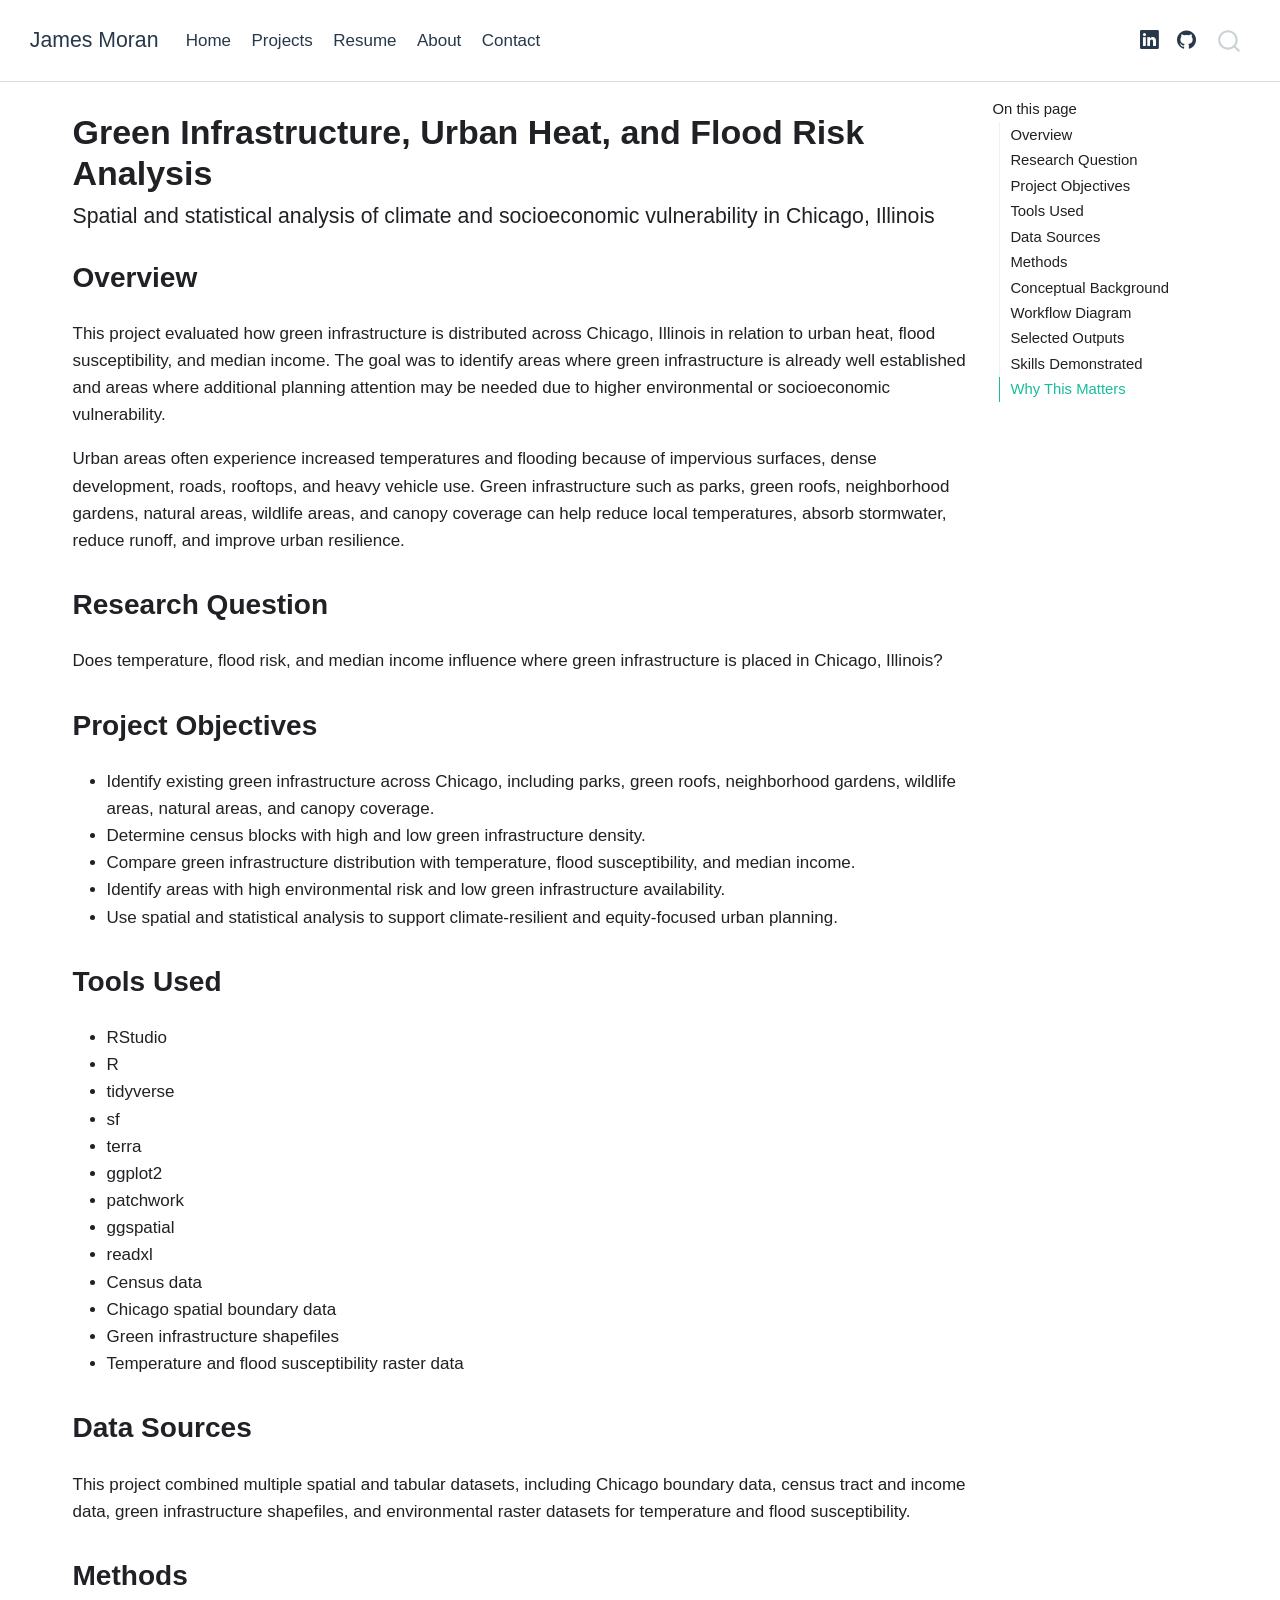
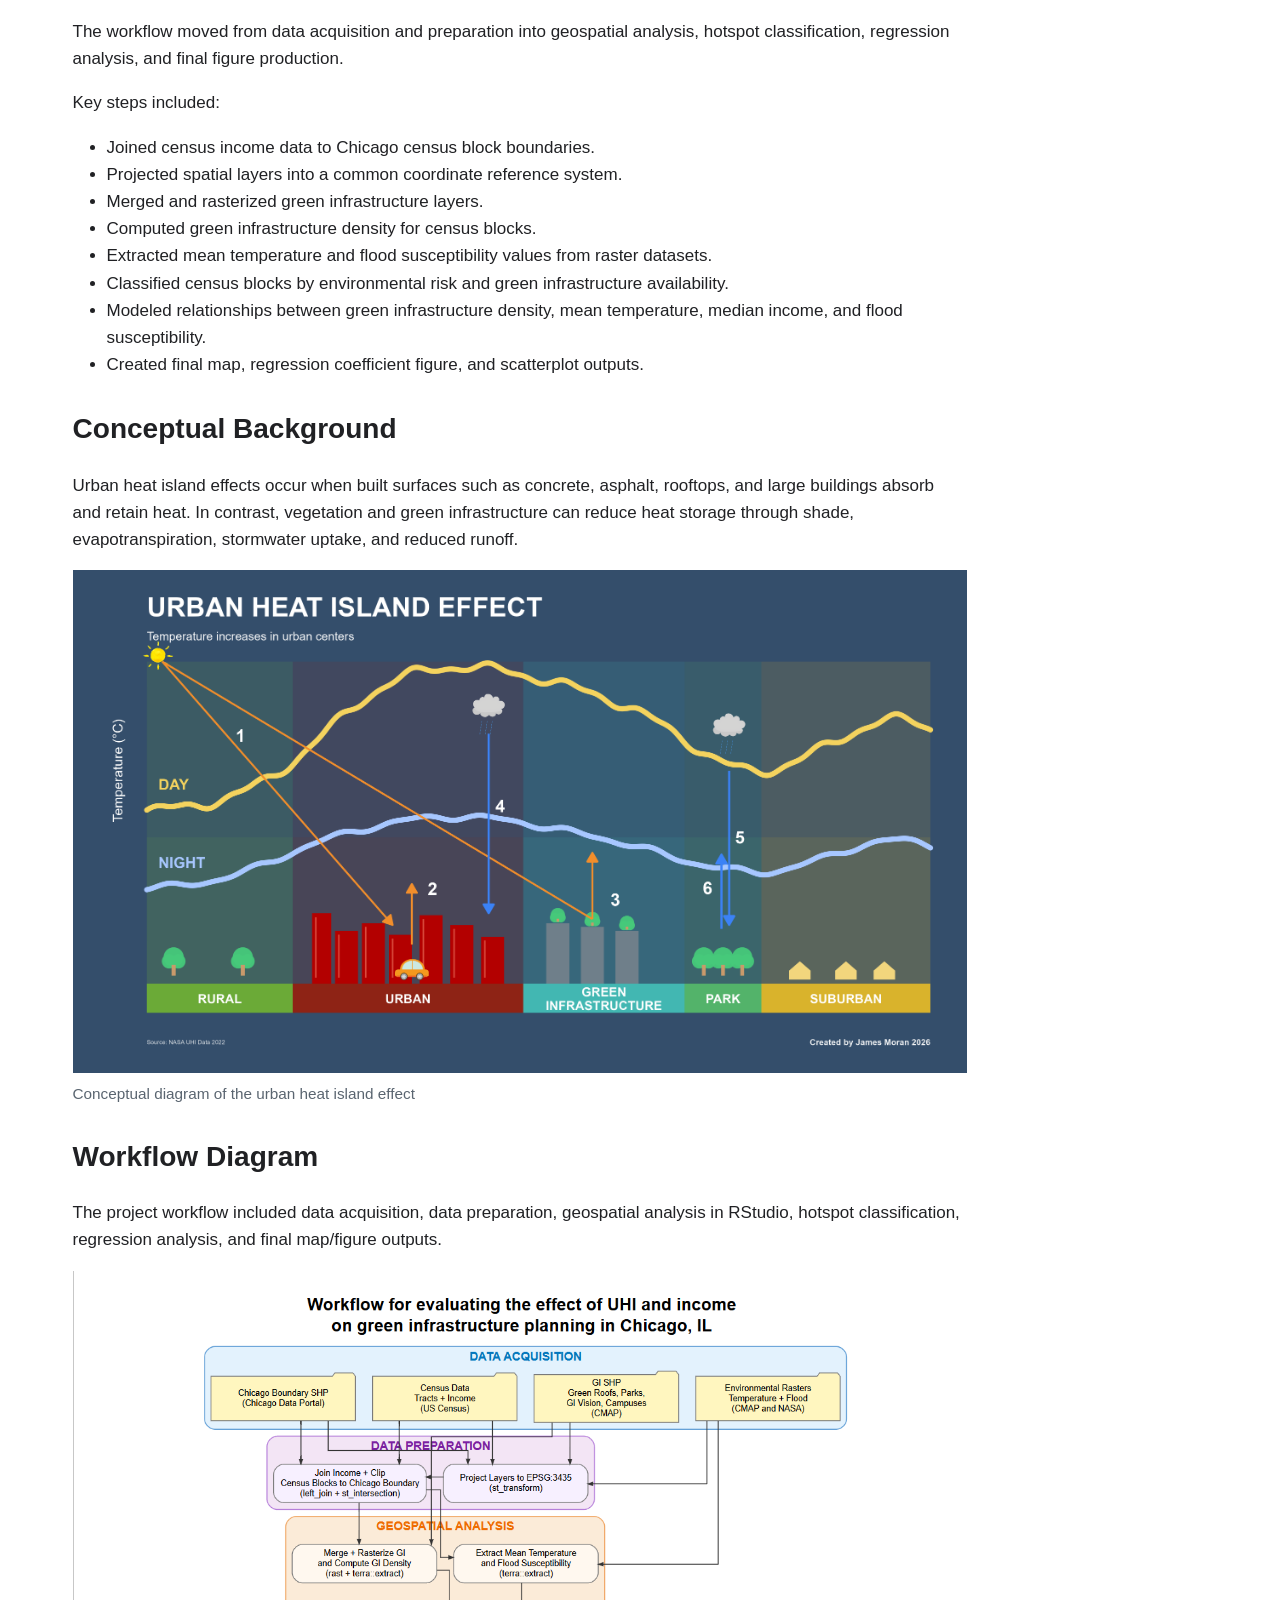
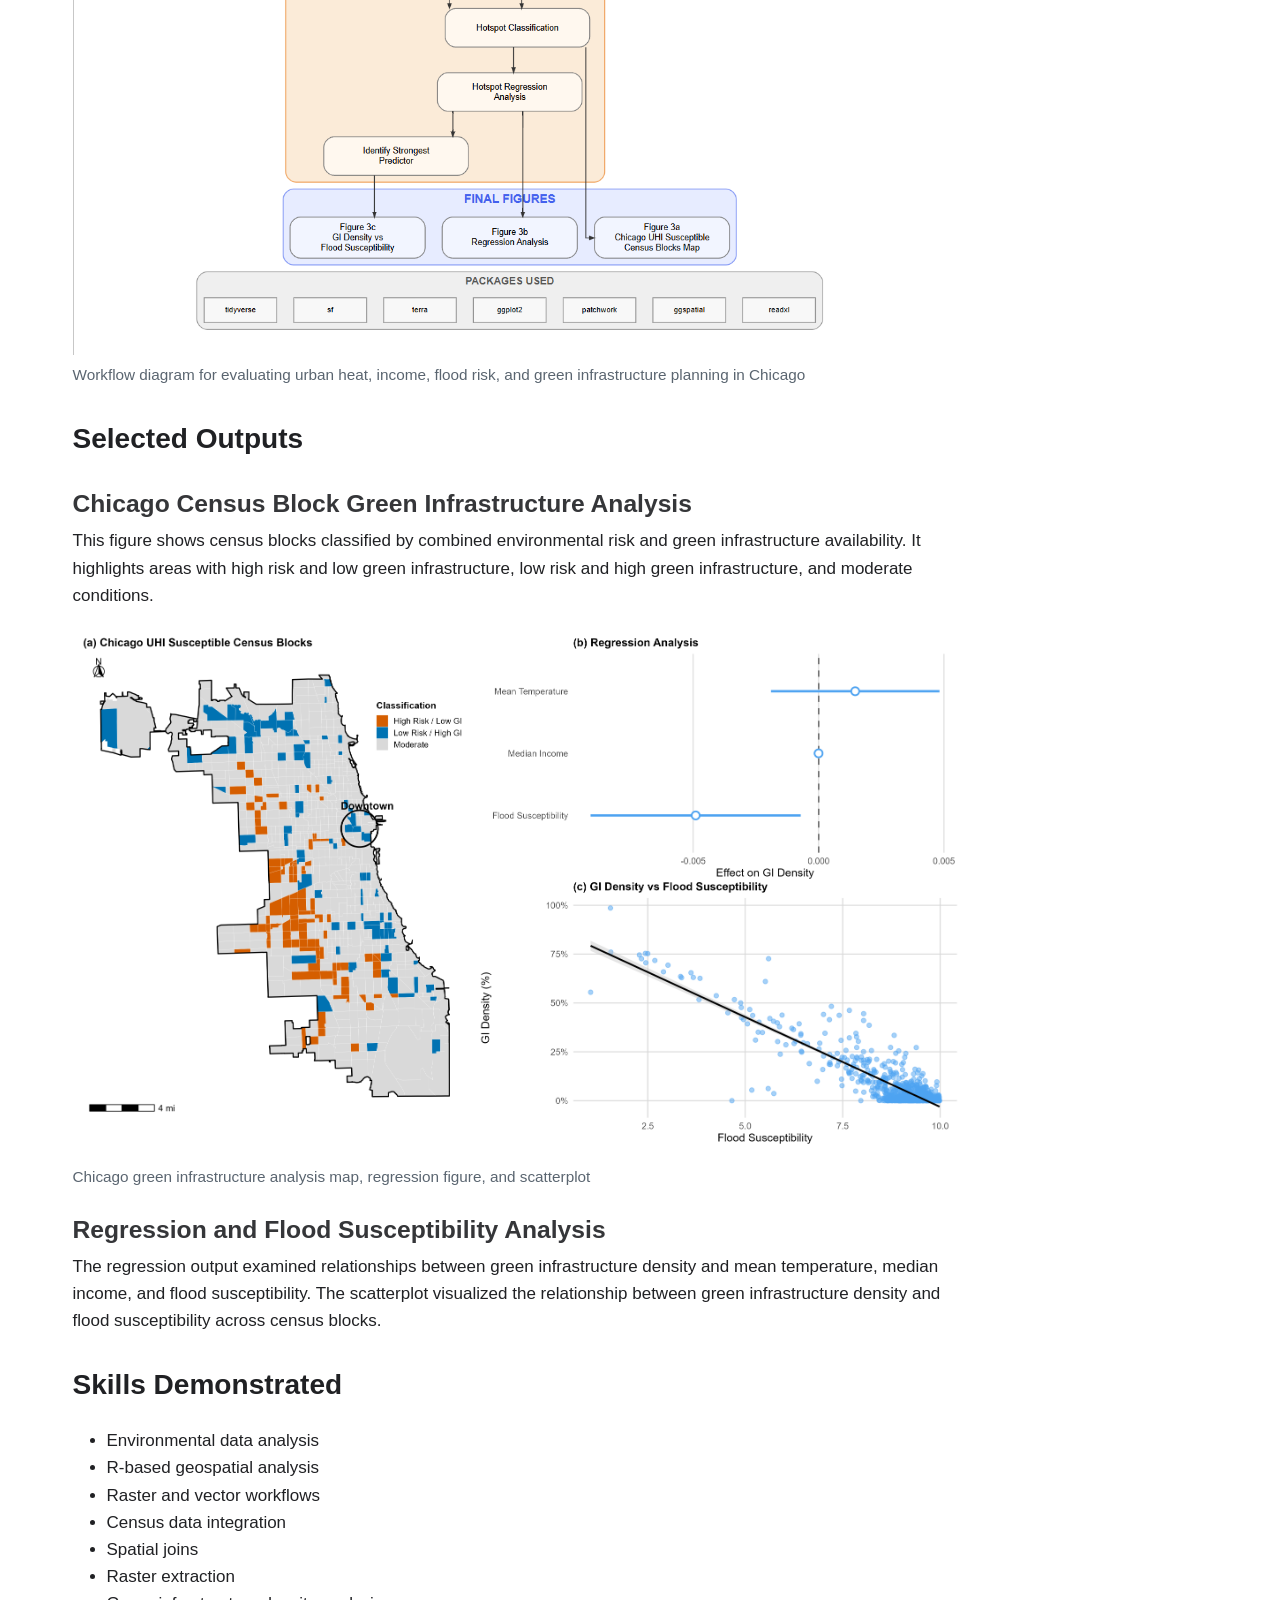
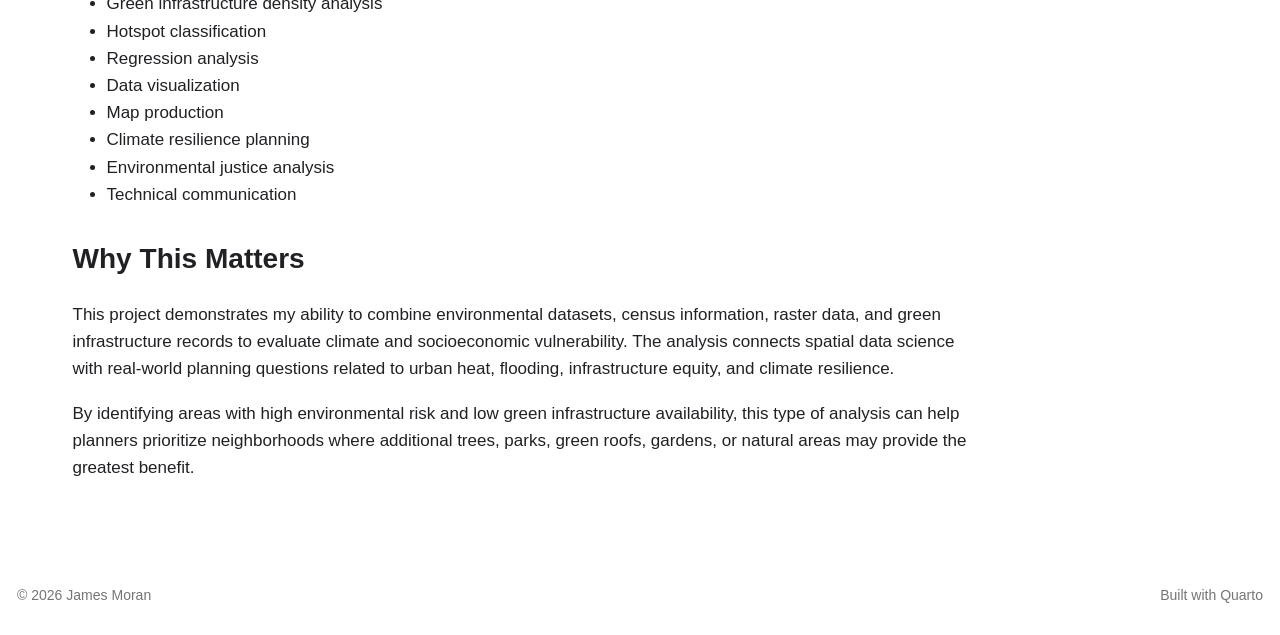
<file: docs/projects/chicago-gi.html>
<!DOCTYPE html>
<html xmlns="http://www.w3.org/1999/xhtml" lang="en" xml:lang="en"><head>

<meta charset="utf-8">
<meta name="generator" content="quarto-1.10.18">

<meta name="viewport" content="width=device-width, initial-scale=1.0, user-scalable=yes">


<title>Green Infrastructure, Urban Heat, and Flood Risk Analysis – James Moran</title>
<style>
/* Default styles provided by pandoc.
** See https://pandoc.org/MANUAL.html#variables-for-html for config info.
*/
span.smallcaps{font-variant: small-caps;}
div.columns{display: flex; gap: 1.5em;}
div.column{flex: auto;}
@media screen {
div.columns{gap: min(4vw, 1.5em);}
div.column{overflow-x: auto;}
}
div.hanging-indent{margin-left: 1.5em; text-indent: -1.5em;}
ul.task-list{list-style: none;}
ul.task-list li input[type="checkbox"] {
  width: 0.8em;
  margin: 0 0.8em 0.2em -1em; /* quarto-specific, see https://github.com/quarto-dev/quarto-cli/issues/4556 */ 
  vertical-align: middle;
}
</style>


<script src="../site_libs/quarto-nav/quarto-nav.js"></script>
<script src="../site_libs/quarto-nav/headroom.min.js"></script>
<script src="../site_libs/clipboard/clipboard.min.js"></script>
<script src="../site_libs/quarto-search/autocomplete.umd.js"></script>
<script src="../site_libs/quarto-search/fuse.min.js"></script>
<script src="../site_libs/quarto-search/quarto-search.js"></script>
<meta name="quarto:offset" content="../">
<script src="../site_libs/quarto-html/quarto.js" type="module"></script>
<script src="../site_libs/quarto-html/tabsets/tabsets.js" type="module"></script>
<script src="../site_libs/quarto-html/popper.min.js"></script>
<script src="../site_libs/quarto-html/tippy.umd.min.js"></script>
<script src="../site_libs/quarto-html/anchor.min.js"></script>
<link href="../site_libs/quarto-html/tippy.css" rel="stylesheet">
<link href="../site_libs/quarto-html/quarto-syntax-highlighting-64a204ab8560d761af7679ceaba22944.css" rel="stylesheet" id="quarto-text-highlighting-styles">
<script src="../site_libs/bootstrap/bootstrap.min.js"></script>
<link href="../site_libs/bootstrap/bootstrap-icons.css" rel="stylesheet">
<link href="../site_libs/bootstrap/bootstrap-27b9f889d6e109d015426ac4f274b7e7.min.css" rel="stylesheet" append-hash="true" id="quarto-bootstrap" data-mode="light">
<script id="quarto-search-options" type="application/json">{
  "location": "navbar",
  "copy-button": false,
  "collapse-after": 3,
  "panel-placement": "end",
  "type": "overlay",
  "limit": 50,
  "keyboard-shortcut": [
    "f",
    "/",
    "s"
  ],
  "show-item-context": false,
  "language": {
    "search-no-results-text": "No results",
    "search-matching-documents-text": "matching documents",
    "search-copy-link-title": "Copy link to search",
    "search-hide-matches-text": "Hide additional matches",
    "search-more-match-text": "more match in this document",
    "search-more-matches-text": "more matches in this document",
    "search-clear-button-title": "Clear",
    "search-text-placeholder": "",
    "search-detached-cancel-button-title": "Cancel",
    "search-submit-button-title": "Submit",
    "search-label": "Search"
  }
}</script>
<style>html{ scroll-behavior: smooth; }</style>


<link rel="stylesheet" href="../styles.css">
</head>

<body class="nav-fixed quarto-light">

<div id="quarto-search-results"></div>
  <header id="quarto-header" class="headroom fixed-top">
    <nav class="navbar navbar-expand-lg " data-bs-theme="dark">
      <div class="navbar-container container-fluid">
      <div class="navbar-brand-container mx-auto">
    <a class="navbar-brand" href="../index.html">
    <span class="navbar-title">James Moran</span>
    </a>
  </div>
            <div id="quarto-search" class="" title="Search"></div>
          <button class="navbar-toggler" type="button" data-bs-toggle="collapse" data-bs-target="#navbarCollapse" aria-controls="navbarCollapse" role="menu" aria-expanded="false" aria-label="Toggle navigation" onclick="if (window.quartoToggleHeadroom) { window.quartoToggleHeadroom(); }">
  <span class="navbar-toggler-icon"></span>
</button>
          <div class="collapse navbar-collapse" id="navbarCollapse">
            <ul class="navbar-nav navbar-nav-scroll me-auto">
  <li class="nav-item">
    <a class="nav-link" href="../index.html"> 
<span class="menu-text">Home</span></a>
  </li>  
  <li class="nav-item">
    <a class="nav-link" href="../projects/projects.html"> 
<span class="menu-text">Projects</span></a>
  </li>  
  <li class="nav-item">
    <a class="nav-link" href="../projects/resume.html"> 
<span class="menu-text">Resume</span></a>
  </li>  
  <li class="nav-item">
    <a class="nav-link" href="../about.html"> 
<span class="menu-text">About</span></a>
  </li>  
  <li class="nav-item">
    <a class="nav-link" href="../contact.html"> 
<span class="menu-text">Contact</span></a>
  </li>  
</ul>
            <ul class="navbar-nav navbar-nav-scroll ms-auto">
  <li class="nav-item compact">
    <a class="nav-link" href="https://www.linkedin.com/in/james-moran-/"> <i class="bi bi-linkedin" role="img" aria-label="LinkedIn">
</i> 
<span class="menu-text"></span></a>
  </li>  
  <li class="nav-item compact">
    <a class="nav-link" href="https://github.com/jamesfmoran3"> <i class="bi bi-github" role="img" aria-label="GitHub">
</i> 
<span class="menu-text"></span></a>
  </li>  
</ul>
          </div> <!-- /navcollapse -->
            <div class="quarto-navbar-tools">
</div>
      </div> <!-- /container-fluid -->
    </nav>
</header>
<!-- content -->
<div id="quarto-content" class="quarto-container page-columns page-rows-contents page-layout-full page-navbar">
<!-- sidebar -->
<!-- margin-sidebar -->
    <div id="quarto-margin-sidebar" class="sidebar margin-sidebar">
        <nav id="TOC" role="doc-toc" class="toc-active">
    <h2 id="toc-title">On this page</h2>
   
  <ul>
  <li><a href="#overview" id="toc-overview" class="nav-link active" data-scroll-target="#overview">Overview</a></li>
  <li><a href="#research-question" id="toc-research-question" class="nav-link" data-scroll-target="#research-question">Research Question</a></li>
  <li><a href="#project-objectives" id="toc-project-objectives" class="nav-link" data-scroll-target="#project-objectives">Project Objectives</a></li>
  <li><a href="#tools-used" id="toc-tools-used" class="nav-link" data-scroll-target="#tools-used">Tools Used</a></li>
  <li><a href="#data-sources" id="toc-data-sources" class="nav-link" data-scroll-target="#data-sources">Data Sources</a></li>
  <li><a href="#methods" id="toc-methods" class="nav-link" data-scroll-target="#methods">Methods</a></li>
  <li><a href="#conceptual-background" id="toc-conceptual-background" class="nav-link" data-scroll-target="#conceptual-background">Conceptual Background</a></li>
  <li><a href="#workflow-diagram" id="toc-workflow-diagram" class="nav-link" data-scroll-target="#workflow-diagram">Workflow Diagram</a></li>
  <li><a href="#selected-outputs" id="toc-selected-outputs" class="nav-link" data-scroll-target="#selected-outputs">Selected Outputs</a>
  <ul class="collapse">
  <li><a href="#chicago-census-block-green-infrastructure-analysis" id="toc-chicago-census-block-green-infrastructure-analysis" class="nav-link" data-scroll-target="#chicago-census-block-green-infrastructure-analysis">Chicago Census Block Green Infrastructure Analysis</a></li>
  <li><a href="#regression-and-flood-susceptibility-analysis" id="toc-regression-and-flood-susceptibility-analysis" class="nav-link" data-scroll-target="#regression-and-flood-susceptibility-analysis">Regression and Flood Susceptibility Analysis</a></li>
  </ul></li>
  <li><a href="#skills-demonstrated" id="toc-skills-demonstrated" class="nav-link" data-scroll-target="#skills-demonstrated">Skills Demonstrated</a></li>
  <li><a href="#why-this-matters" id="toc-why-this-matters" class="nav-link" data-scroll-target="#why-this-matters">Why This Matters</a></li>
  </ul>
</nav>
    </div>
<!-- main -->
<main class="content column-page-left" id="quarto-document-content">

<header id="title-block-header" class="quarto-title-block default">
<div class="quarto-title">
<h1 class="title">Green Infrastructure, Urban Heat, and Flood Risk Analysis</h1>
<p class="subtitle lead">Spatial and statistical analysis of climate and socioeconomic vulnerability in Chicago, Illinois</p>
</div>



<div class="quarto-title-meta column-page-left">

    
  
    
  </div>
  


</header>


<section id="overview" class="level2">
<h2 class="anchored" data-anchor-id="overview">Overview</h2>
<p>This project evaluated how green infrastructure is distributed across Chicago, Illinois in relation to urban heat, flood susceptibility, and median income. The goal was to identify areas where green infrastructure is already well established and areas where additional planning attention may be needed due to higher environmental or socioeconomic vulnerability.</p>
<p>Urban areas often experience increased temperatures and flooding because of impervious surfaces, dense development, roads, rooftops, and heavy vehicle use. Green infrastructure such as parks, green roofs, neighborhood gardens, natural areas, wildlife areas, and canopy coverage can help reduce local temperatures, absorb stormwater, reduce runoff, and improve urban resilience.</p>
</section>
<section id="research-question" class="level2">
<h2 class="anchored" data-anchor-id="research-question">Research Question</h2>
<p>Does temperature, flood risk, and median income influence where green infrastructure is placed in Chicago, Illinois?</p>
</section>
<section id="project-objectives" class="level2">
<h2 class="anchored" data-anchor-id="project-objectives">Project Objectives</h2>
<ul>
<li>Identify existing green infrastructure across Chicago, including parks, green roofs, neighborhood gardens, wildlife areas, natural areas, and canopy coverage.</li>
<li>Determine census blocks with high and low green infrastructure density.</li>
<li>Compare green infrastructure distribution with temperature, flood susceptibility, and median income.</li>
<li>Identify areas with high environmental risk and low green infrastructure availability.</li>
<li>Use spatial and statistical analysis to support climate-resilient and equity-focused urban planning.</li>
</ul>
</section>
<section id="tools-used" class="level2">
<h2 class="anchored" data-anchor-id="tools-used">Tools Used</h2>
<ul>
<li>RStudio</li>
<li>R</li>
<li>tidyverse</li>
<li>sf</li>
<li>terra</li>
<li>ggplot2</li>
<li>patchwork</li>
<li>ggspatial</li>
<li>readxl</li>
<li>Census data</li>
<li>Chicago spatial boundary data</li>
<li>Green infrastructure shapefiles</li>
<li>Temperature and flood susceptibility raster data</li>
</ul>
</section>
<section id="data-sources" class="level2">
<h2 class="anchored" data-anchor-id="data-sources">Data Sources</h2>
<p>This project combined multiple spatial and tabular datasets, including Chicago boundary data, census tract and income data, green infrastructure shapefiles, and environmental raster datasets for temperature and flood susceptibility.</p>
</section>
<section id="methods" class="level2">
<h2 class="anchored" data-anchor-id="methods">Methods</h2>
<p>The workflow moved from data acquisition and preparation into geospatial analysis, hotspot classification, regression analysis, and final figure production.</p>
<p>Key steps included:</p>
<ul>
<li>Joined census income data to Chicago census block boundaries.</li>
<li>Projected spatial layers into a common coordinate reference system.</li>
<li>Merged and rasterized green infrastructure layers.</li>
<li>Computed green infrastructure density for census blocks.</li>
<li>Extracted mean temperature and flood susceptibility values from raster datasets.</li>
<li>Classified census blocks by environmental risk and green infrastructure availability.</li>
<li>Modeled relationships between green infrastructure density, mean temperature, median income, and flood susceptibility.</li>
<li>Created final map, regression coefficient figure, and scatterplot outputs.</li>
</ul>
</section>
<section id="conceptual-background" class="level2">
<h2 class="anchored" data-anchor-id="conceptual-background">Conceptual Background</h2>
<p>Urban heat island effects occur when built surfaces such as concrete, asphalt, rooftops, and large buildings absorb and retain heat. In contrast, vegetation and green infrastructure can reduce heat storage through shade, evapotranspiration, stormwater uptake, and reduced runoff.</p>
<div class="quarto-figure quarto-figure-center">
<figure class="figure">
<p><img src="../assets/images/UHI.png" class="img-fluid figure-img"></p>
<figcaption>Conceptual diagram of the urban heat island effect</figcaption>
</figure>
</div>
</section>
<section id="workflow-diagram" class="level2">
<h2 class="anchored" data-anchor-id="workflow-diagram">Workflow Diagram</h2>
<p>The project workflow included data acquisition, data preparation, geospatial analysis in RStudio, hotspot classification, regression analysis, and final map/figure outputs.</p>
<div class="quarto-figure quarto-figure-center">
<figure class="figure">
<p><img src="../assets/images/methodology.png" class="img-fluid figure-img"></p>
<figcaption>Workflow diagram for evaluating urban heat, income, flood risk, and green infrastructure planning in Chicago</figcaption>
</figure>
</div>
</section>
<section id="selected-outputs" class="level2">
<h2 class="anchored" data-anchor-id="selected-outputs">Selected Outputs</h2>
<section id="chicago-census-block-green-infrastructure-analysis" class="level3">
<h3 class="anchored" data-anchor-id="chicago-census-block-green-infrastructure-analysis">Chicago Census Block Green Infrastructure Analysis</h3>
<p>This figure shows census blocks classified by combined environmental risk and green infrastructure availability. It highlights areas with high risk and low green infrastructure, low risk and high green infrastructure, and moderate conditions.</p>
<div class="quarto-figure quarto-figure-center">
<figure class="figure">
<p><img src="../assets/images/CHI.png" class="img-fluid figure-img"></p>
<figcaption>Chicago green infrastructure analysis map, regression figure, and scatterplot</figcaption>
</figure>
</div>
</section>
<section id="regression-and-flood-susceptibility-analysis" class="level3">
<h3 class="anchored" data-anchor-id="regression-and-flood-susceptibility-analysis">Regression and Flood Susceptibility Analysis</h3>
<p>The regression output examined relationships between green infrastructure density and mean temperature, median income, and flood susceptibility. The scatterplot visualized the relationship between green infrastructure density and flood susceptibility across census blocks.</p>
</section>
</section>
<section id="skills-demonstrated" class="level2">
<h2 class="anchored" data-anchor-id="skills-demonstrated">Skills Demonstrated</h2>
<ul>
<li>Environmental data analysis</li>
<li>R-based geospatial analysis</li>
<li>Raster and vector workflows</li>
<li>Census data integration</li>
<li>Spatial joins</li>
<li>Raster extraction</li>
<li>Green infrastructure density analysis</li>
<li>Hotspot classification</li>
<li>Regression analysis</li>
<li>Data visualization</li>
<li>Map production</li>
<li>Climate resilience planning</li>
<li>Environmental justice analysis</li>
<li>Technical communication</li>
</ul>
</section>
<section id="why-this-matters" class="level2">
<h2 class="anchored" data-anchor-id="why-this-matters">Why This Matters</h2>
<p>This project demonstrates my ability to combine environmental datasets, census information, raster data, and green infrastructure records to evaluate climate and socioeconomic vulnerability. The analysis connects spatial data science with real-world planning questions related to urban heat, flooding, infrastructure equity, and climate resilience.</p>
<p>By identifying areas with high environmental risk and low green infrastructure availability, this type of analysis can help planners prioritize neighborhoods where additional trees, parks, green roofs, gardens, or natural areas may provide the greatest benefit.</p>


</section>

</main> <!-- /main -->
<script id="quarto-html-after-body" type="application/javascript">
  window.document.addEventListener("DOMContentLoaded", function (event) {
    const icon = "";
    const anchorJS = new window.AnchorJS();
    anchorJS.options = {
      placement: 'right',
      icon: icon
    };
    anchorJS.add('.anchored');
    const isCodeAnnotation = (el) => {
      for (const clz of el.classList) {
        if (clz.startsWith('code-annotation-')) {                     
          return true;
        }
      }
      return false;
    }
    const onCopySuccess = function(e) {
      // button target
      const button = e.trigger;
      // don't keep focus
      button.blur();
      // flash "checked"
      button.classList.add('code-copy-button-checked');
      var currentTitle = button.getAttribute("title");
      button.setAttribute("title", "Copied!");
      let tooltip;
      if (window.bootstrap) {
        button.setAttribute("data-bs-toggle", "tooltip");
        button.setAttribute("data-bs-placement", "left");
        button.setAttribute("data-bs-title", "Copied!");
        tooltip = new bootstrap.Tooltip(button, 
          { trigger: "manual", 
            customClass: "code-copy-button-tooltip",
            offset: [0, -8]});
        tooltip.show();    
      }
      setTimeout(function() {
        if (tooltip) {
          tooltip.hide();
          button.removeAttribute("data-bs-title");
          button.removeAttribute("data-bs-toggle");
          button.removeAttribute("data-bs-placement");
        }
        button.setAttribute("title", currentTitle);
        button.classList.remove('code-copy-button-checked');
      }, 1000);
      // clear code selection
      e.clearSelection();
    }
    const getTextToCopy = function(trigger) {
      const outerScaffold = trigger.parentElement.cloneNode(true);
      const codeEl = outerScaffold.querySelector('code');
      for (const childEl of codeEl.children) {
        if (isCodeAnnotation(childEl)) {
          childEl.remove();
        }
      }
      return codeEl.innerText;
    }
    const clipboard = new window.ClipboardJS('.code-copy-button:not([data-in-quarto-modal])', {
      text: getTextToCopy
    });
    clipboard.on('success', onCopySuccess);
    if (window.document.getElementById('quarto-embedded-source-code-modal')) {
      const clipboardModal = new window.ClipboardJS('.code-copy-button[data-in-quarto-modal]', {
        text: getTextToCopy,
        container: window.document.getElementById('quarto-embedded-source-code-modal')
      });
      clipboardModal.on('success', onCopySuccess);
    }
      var localhostRegex = new RegExp(/^(?:http|https):\/\/localhost\:?[0-9]*\//);
      var mailtoRegex = new RegExp(/^mailto:/);
        var filterRegex = new RegExp("https:\/\/jamesfmoran3\.github\.io\/james-portfolio-website\/");
      var isInternal = (href) => {
          return filterRegex.test(href) || localhostRegex.test(href) || mailtoRegex.test(href);
      }
      // Inspect non-navigation links and adorn them if external
     var links = window.document.querySelectorAll('a[href]:not(.nav-link):not(.navbar-brand):not(.toc-action):not(.sidebar-link):not(.sidebar-item-toggle):not(.pagination-link):not(.no-external):not([aria-hidden]):not(.dropdown-item):not(.quarto-navigation-tool):not(.about-link)');
      for (var i=0; i<links.length; i++) {
        const link = links[i];
        if (!isInternal(link.href)) {
          // undo the damage that might have been done by quarto-nav.js in the case of
          // links that we want to consider external
          if (link.dataset.originalHref !== undefined) {
            link.href = link.dataset.originalHref;
          }
            // target, if specified
            link.setAttribute("target", "_blank");
            if (link.getAttribute("rel") === null) {
              link.setAttribute("rel", "noopener");
            }
            // default icon
            link.classList.add("external");
        }
      }
    function tippyHover(el, contentFn, onTriggerFn, onUntriggerFn) {
      const config = {
        allowHTML: true,
        maxWidth: 500,
        delay: 100,
        arrow: false,
        appendTo: function(el) {
            return el.parentElement;
        },
        interactive: true,
        interactiveBorder: 10,
        theme: 'quarto',
        placement: 'bottom-start',
      };
      if (contentFn) {
        config.content = contentFn;
      }
      if (onTriggerFn) {
        config.onTrigger = onTriggerFn;
      }
      if (onUntriggerFn) {
        config.onUntrigger = onUntriggerFn;
      }
      window.tippy(el, config); 
    }
    const noterefs = window.document.querySelectorAll('a[role="doc-noteref"]');
    for (var i=0; i<noterefs.length; i++) {
      const ref = noterefs[i];
      tippyHover(ref, function() {
        // use id or data attribute instead here
        let href = ref.getAttribute('data-footnote-href') || ref.getAttribute('href');
        try { href = new URL(href).hash; } catch {}
        const id = href.replace(/^#\/?/, "");
        const note = window.document.getElementById(id);
        if (note) {
          return note.innerHTML;
        } else {
          return "";
        }
      });
    }
    const xrefs = window.document.querySelectorAll('a.quarto-xref');
    const processXRef = (id, note) => {
      // Strip column container classes
      const stripColumnClz = (el) => {
        el.classList.remove("page-full", "page-columns");
        if (el.children) {
          for (const child of el.children) {
            stripColumnClz(child);
          }
        }
      }
      stripColumnClz(note)
      if (id === null || id.startsWith('sec-')) {
        // Special case sections, only their first couple elements
        const container = document.createElement("div");
        if (note.children && note.children.length > 2) {
          container.appendChild(note.children[0].cloneNode(true));
          for (let i = 1; i < note.children.length; i++) {
            const child = note.children[i];
            if (child.tagName === "P" && child.innerText === "") {
              continue;
            } else {
              container.appendChild(child.cloneNode(true));
              break;
            }
          }
          if (window.Quarto?.typesetMath) {
            window.Quarto.typesetMath(container);
          }
          return container.innerHTML
        } else {
          if (window.Quarto?.typesetMath) {
            window.Quarto.typesetMath(note);
          }
          return note.innerHTML;
        }
      } else {
        // Remove any anchor links if they are present
        const anchorLink = note.querySelector('a.anchorjs-link');
        if (anchorLink) {
          anchorLink.remove();
        }
        if (window.Quarto?.typesetMath) {
          window.Quarto.typesetMath(note);
        }
        if (note.classList.contains("callout")) {
          return note.outerHTML;
        } else {
          return note.innerHTML;
        }
      }
    }
    for (var i=0; i<xrefs.length; i++) {
      const xref = xrefs[i];
      tippyHover(xref, undefined, function(instance) {
        instance.disable();
        let url = xref.getAttribute('href');
        let hash = undefined; 
        if (url.startsWith('#')) {
          hash = url;
        } else {
          try { hash = new URL(url).hash; } catch {}
        }
        if (hash) {
          const id = hash.replace(/^#\/?/, "");
          const note = window.document.getElementById(id);
          if (note !== null) {
            try {
              const html = processXRef(id, note.cloneNode(true));
              instance.setContent(html);
            } finally {
              instance.enable();
              instance.show();
            }
          } else {
            // See if we can fetch this
            fetch(url.split('#')[0])
            .then(res => res.text())
            .then(html => {
              const parser = new DOMParser();
              const htmlDoc = parser.parseFromString(html, "text/html");
              const note = htmlDoc.getElementById(id);
              if (note !== null) {
                const html = processXRef(id, note);
                instance.setContent(html);
              } 
            }).finally(() => {
              instance.enable();
              instance.show();
            });
          }
        } else {
          // See if we can fetch a full url (with no hash to target)
          // This is a special case and we should probably do some content thinning / targeting
          fetch(url)
          .then(res => res.text())
          .then(html => {
            const parser = new DOMParser();
            const htmlDoc = parser.parseFromString(html, "text/html");
            const note = htmlDoc.querySelector('main.content');
            if (note !== null) {
              // This should only happen for chapter cross references
              // (since there is no id in the URL)
              // remove the first header
              if (note.children.length > 0 && note.children[0].tagName === "HEADER") {
                note.children[0].remove();
              }
              const html = processXRef(null, note);
              instance.setContent(html);
            } 
          }).finally(() => {
            instance.enable();
            instance.show();
          });
        }
      }, function(instance) {
      });
    }
        let selectedAnnoteEl;
        const selectorForAnnotation = ( cell, annotation) => {
          let cellAttr = 'data-code-cell="' + cell + '"';
          let lineAttr = 'data-code-annotation="' +  annotation + '"';
          const selector = 'span[' + cellAttr + '][' + lineAttr + ']';
          return selector;
        }
        const selectCodeLines = (annoteEl) => {
          const doc = window.document;
          const targetCell = annoteEl.getAttribute("data-target-cell");
          const targetAnnotation = annoteEl.getAttribute("data-target-annotation");
          const annoteSpan = window.document.querySelector(selectorForAnnotation(targetCell, targetAnnotation));
          const lines = annoteSpan.getAttribute("data-code-lines").split(",");
          const lineIds = lines.map((line) => {
            return targetCell + "-" + line;
          })
          let top = null;
          let height = null;
          let parent = null;
          if (lineIds.length > 0) {
              //compute the position of the single el (top and bottom and make a div)
              const el = window.document.getElementById(lineIds[0]);
              top = el.offsetTop;
              height = el.offsetHeight;
              parent = el.parentElement.parentElement;
            if (lineIds.length > 1) {
              const lastEl = window.document.getElementById(lineIds[lineIds.length - 1]);
              const bottom = lastEl.offsetTop + lastEl.offsetHeight;
              height = bottom - top;
            }
            if (top !== null && height !== null && parent !== null) {
              // cook up a div (if necessary) and position it 
              let div = window.document.getElementById("code-annotation-line-highlight");
              if (div === null) {
                div = window.document.createElement("div");
                div.setAttribute("id", "code-annotation-line-highlight");
                div.style.position = 'absolute';
                parent.appendChild(div);
              }
              div.style.top = top - 2 + "px";
              div.style.height = height + 4 + "px";
              div.style.left = 0;
              let gutterDiv = window.document.getElementById("code-annotation-line-highlight-gutter");
              if (gutterDiv === null) {
                gutterDiv = window.document.createElement("div");
                gutterDiv.setAttribute("id", "code-annotation-line-highlight-gutter");
                gutterDiv.style.position = 'absolute';
                const codeCell = window.document.getElementById(targetCell);
                const gutter = codeCell.querySelector('.code-annotation-gutter');
                gutter.appendChild(gutterDiv);
              }
              gutterDiv.style.top = top - 2 + "px";
              gutterDiv.style.height = height + 4 + "px";
            }
            selectedAnnoteEl = annoteEl;
          }
        };
        const unselectCodeLines = () => {
          const elementsIds = ["code-annotation-line-highlight", "code-annotation-line-highlight-gutter"];
          elementsIds.forEach((elId) => {
            const div = window.document.getElementById(elId);
            if (div) {
              div.remove();
            }
          });
          selectedAnnoteEl = undefined;
        };
          // Handle positioning of the toggle
      window.addEventListener(
        "resize",
        throttle(() => {
          elRect = undefined;
          if (selectedAnnoteEl) {
            selectCodeLines(selectedAnnoteEl);
          }
        }, 10)
      );
      function throttle(fn, ms) {
      let throttle = false;
      let timer;
        return (...args) => {
          if(!throttle) { // first call gets through
              fn.apply(this, args);
              throttle = true;
          } else { // all the others get throttled
              if(timer) clearTimeout(timer); // cancel #2
              timer = setTimeout(() => {
                fn.apply(this, args);
                timer = throttle = false;
              }, ms);
          }
        };
      }
        // Attach click handler to the DT
        const annoteDls = window.document.querySelectorAll('dt[data-target-cell]');
        for (const annoteDlNode of annoteDls) {
          annoteDlNode.addEventListener('click', (event) => {
            const clickedEl = event.target;
            if (clickedEl !== selectedAnnoteEl) {
              unselectCodeLines();
              const activeEl = window.document.querySelector('dt[data-target-cell].code-annotation-active');
              if (activeEl) {
                activeEl.classList.remove('code-annotation-active');
              }
              selectCodeLines(clickedEl);
              clickedEl.classList.add('code-annotation-active');
            } else {
              // Unselect the line
              unselectCodeLines();
              clickedEl.classList.remove('code-annotation-active');
            }
          });
        }
    const findCites = (el) => {
      const parentEl = el.parentElement;
      if (parentEl) {
        const cites = parentEl.dataset.cites;
        if (cites) {
          return {
            el,
            cites: cites.split(' ')
          };
        } else {
          return findCites(el.parentElement)
        }
      } else {
        return undefined;
      }
    };
    var bibliorefs = window.document.querySelectorAll('a[role="doc-biblioref"]');
    for (var i=0; i<bibliorefs.length; i++) {
      const ref = bibliorefs[i];
      const citeInfo = findCites(ref);
      if (citeInfo) {
        tippyHover(citeInfo.el, function() {
          var popup = window.document.createElement('div');
          citeInfo.cites.forEach(function(cite) {
            var citeDiv = window.document.createElement('div');
            citeDiv.classList.add('hanging-indent');
            citeDiv.classList.add('csl-entry');
            var biblioDiv = window.document.getElementById('ref-' + cite);
            if (biblioDiv) {
              citeDiv.innerHTML = biblioDiv.innerHTML;
            }
            popup.appendChild(citeDiv);
          });
          return popup.innerHTML;
        });
      }
    }
  });
  </script>
</div> <!-- /content -->
<footer class="footer">
  <div class="nav-footer">
    <div class="nav-footer-left">
<p>© 2026 James Moran</p>
</div>   
    <div class="nav-footer-center">
      &nbsp;
    </div>
    <div class="nav-footer-right">
<p>Built with Quarto</p>
</div>
  </div>
</footer>




<script src="../site_libs/quarto-html/zenscroll-min.js"></script>
</body></html>
</file>
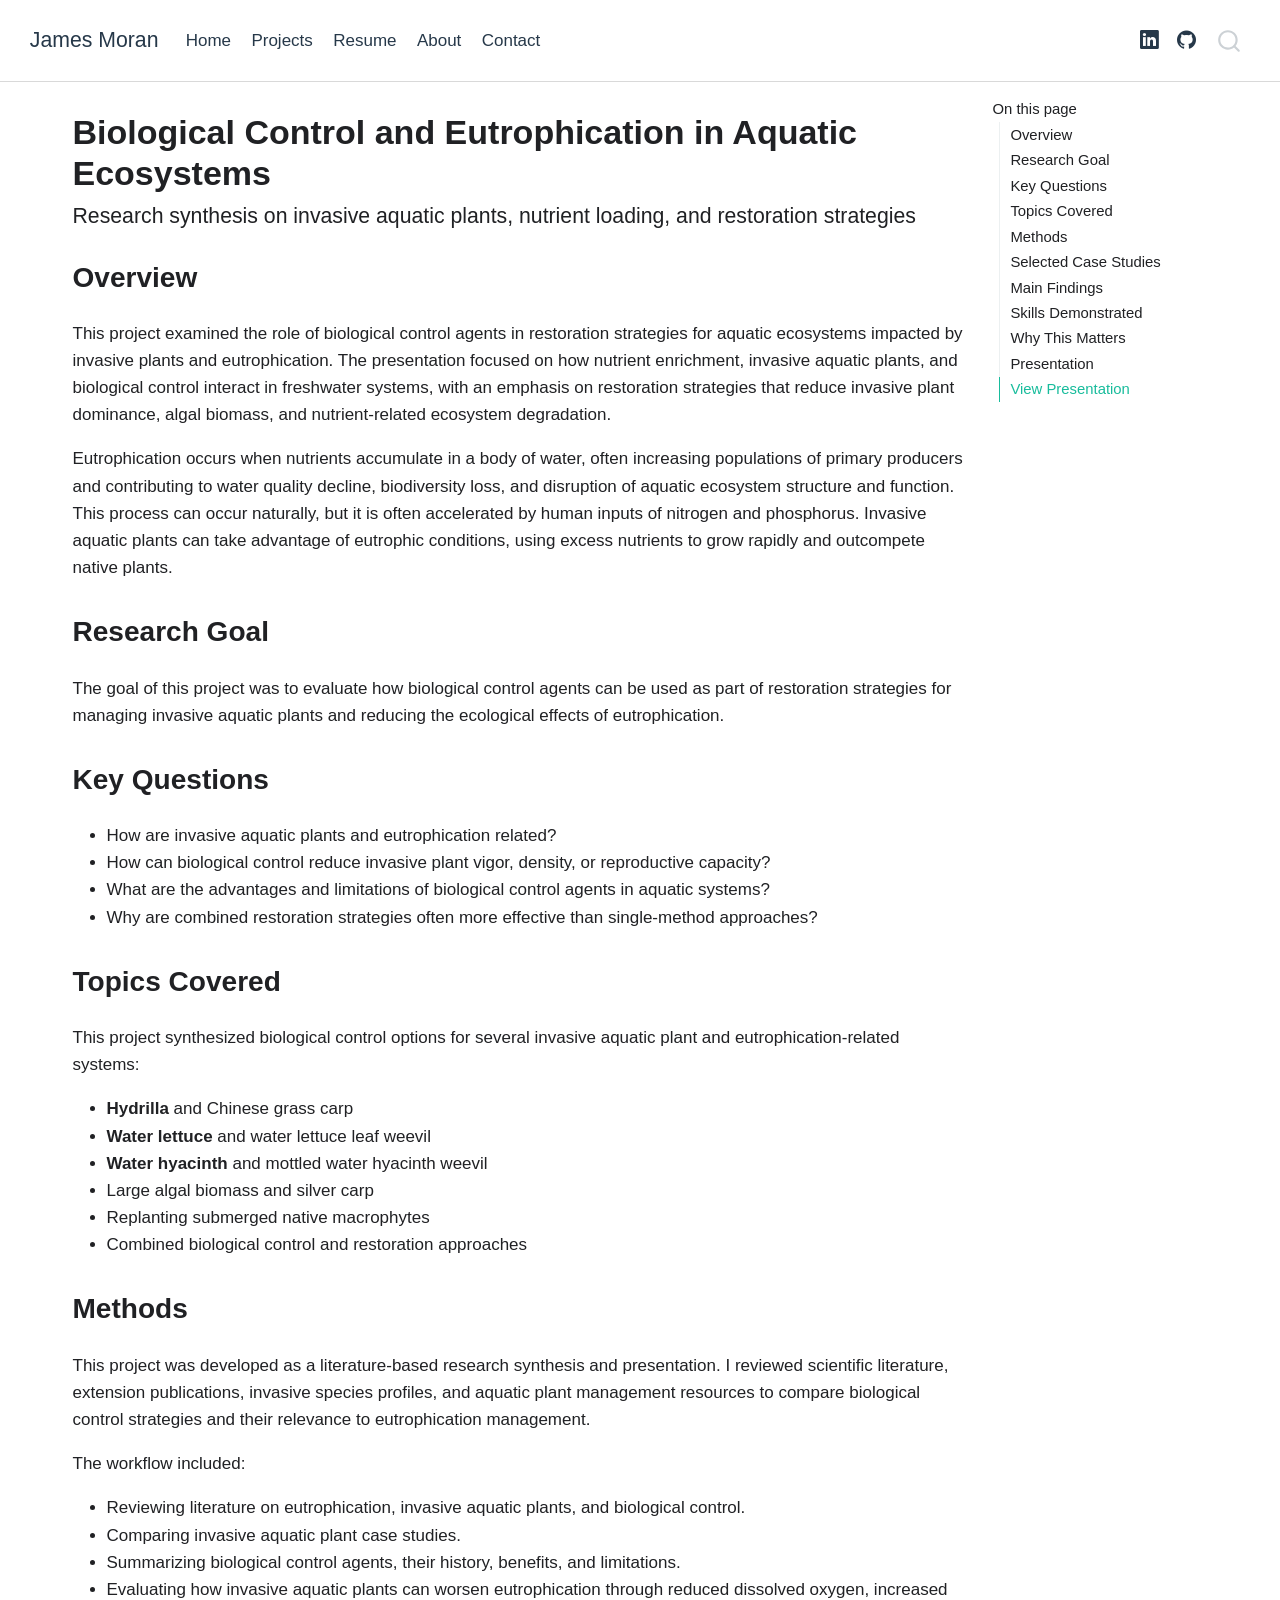
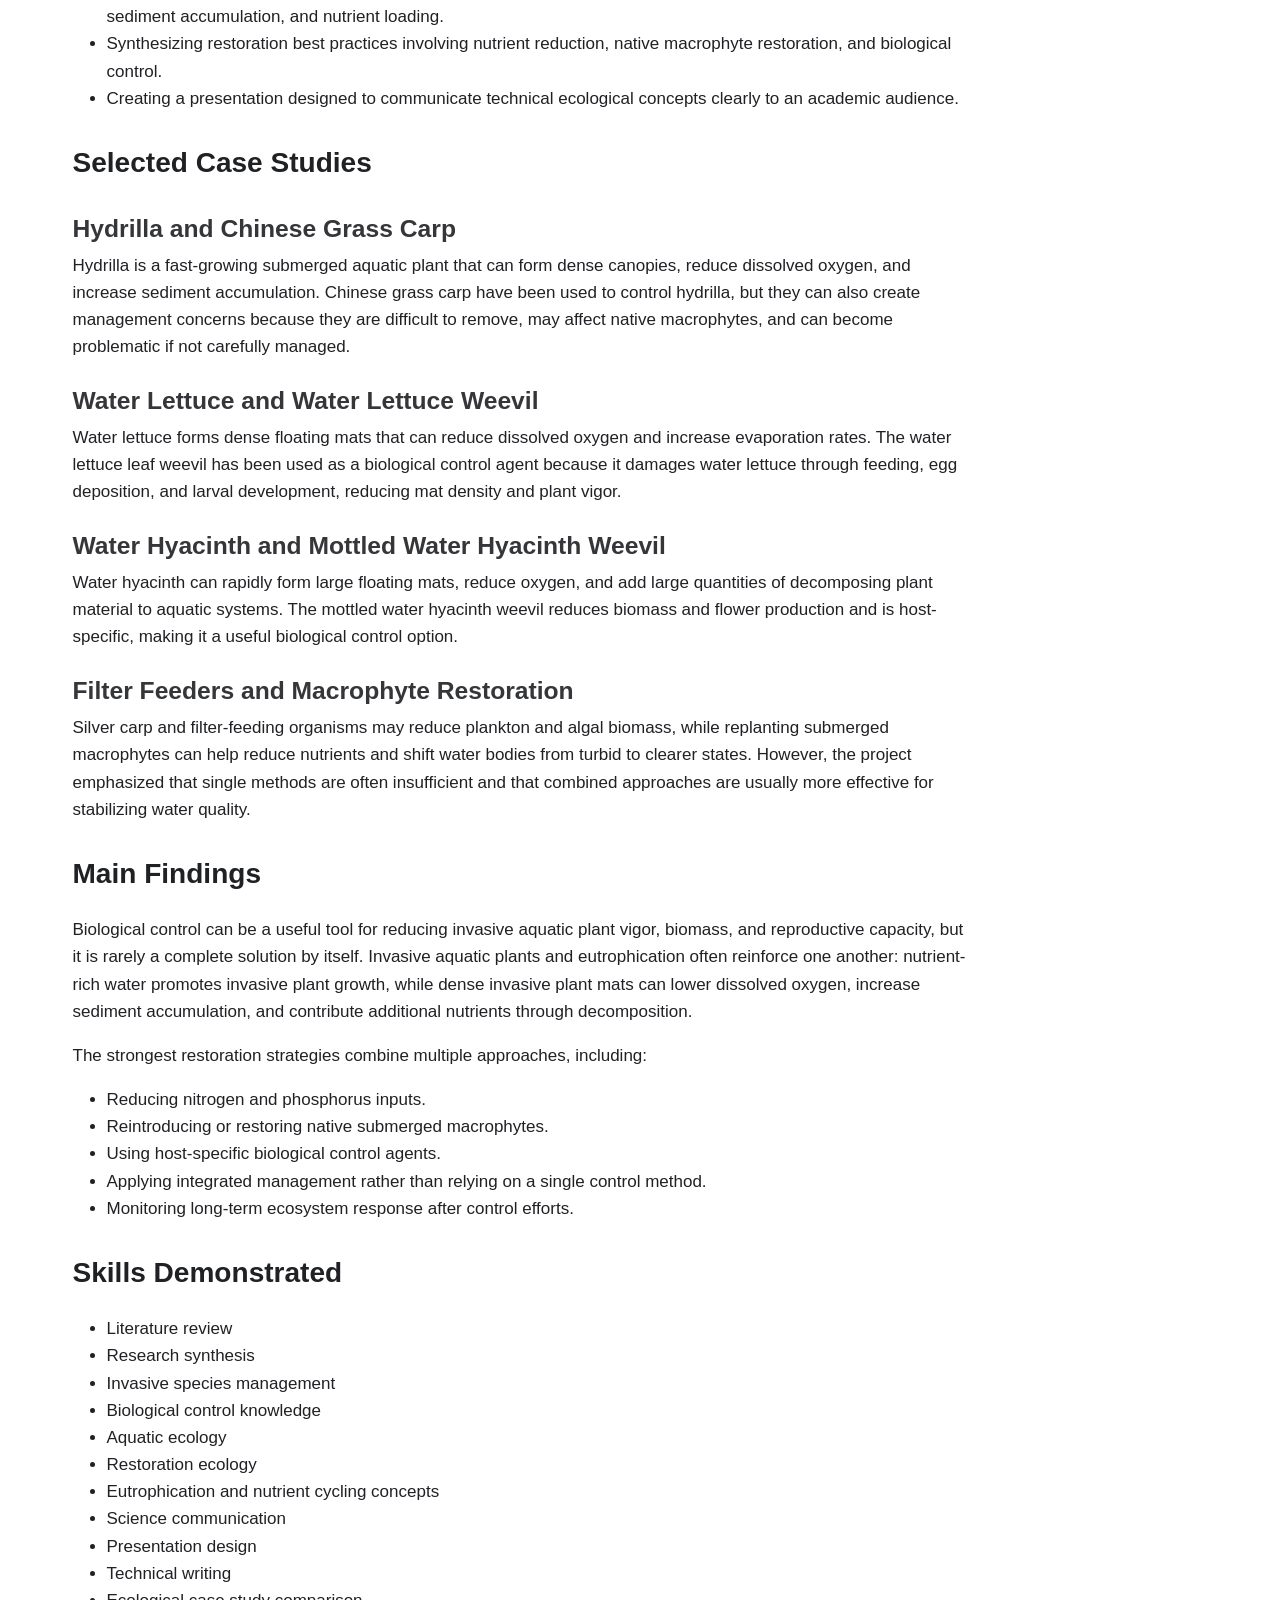
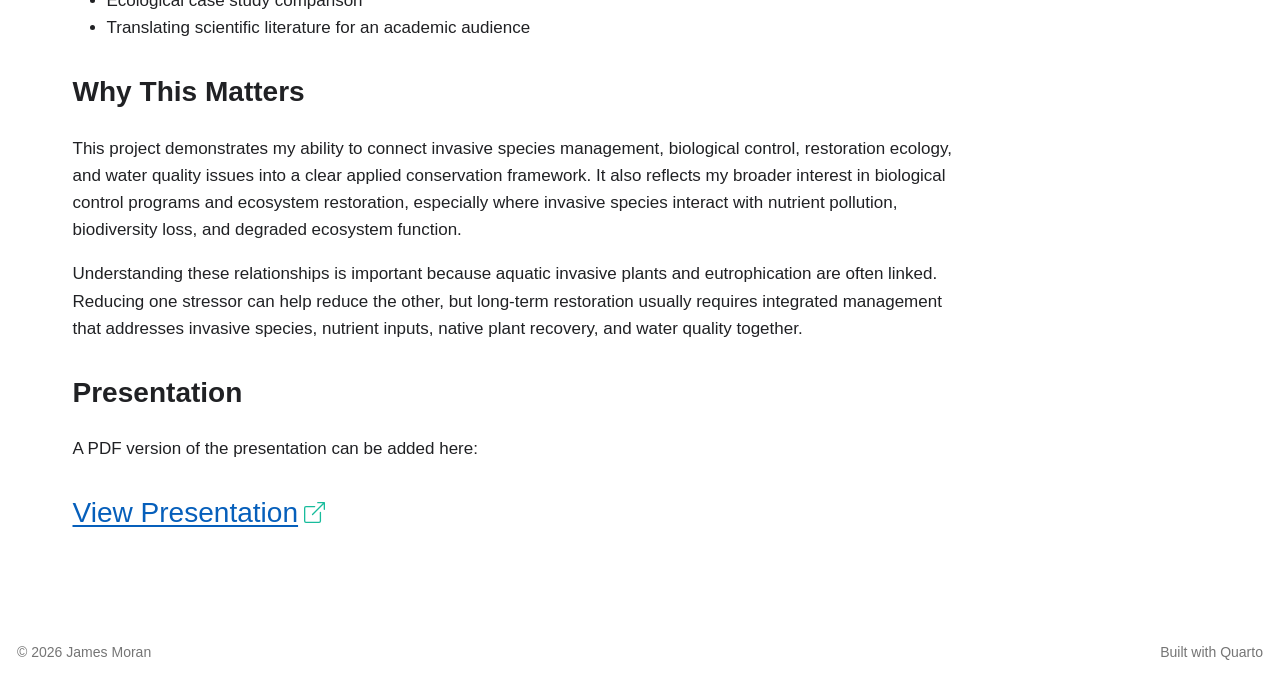
<file: docs/projects/P2P.html>
<!DOCTYPE html>
<html xmlns="http://www.w3.org/1999/xhtml" lang="en" xml:lang="en"><head>

<meta charset="utf-8">
<meta name="generator" content="quarto-1.10.18">

<meta name="viewport" content="width=device-width, initial-scale=1.0, user-scalable=yes">


<title>Biological Control and Eutrophication in Aquatic Ecosystems – James Moran</title>
<style>
/* Default styles provided by pandoc.
** See https://pandoc.org/MANUAL.html#variables-for-html for config info.
*/
span.smallcaps{font-variant: small-caps;}
div.columns{display: flex; gap: 1.5em;}
div.column{flex: auto;}
@media screen {
div.columns{gap: min(4vw, 1.5em);}
div.column{overflow-x: auto;}
}
div.hanging-indent{margin-left: 1.5em; text-indent: -1.5em;}
ul.task-list{list-style: none;}
ul.task-list li input[type="checkbox"] {
  width: 0.8em;
  margin: 0 0.8em 0.2em -1em; /* quarto-specific, see https://github.com/quarto-dev/quarto-cli/issues/4556 */ 
  vertical-align: middle;
}
</style>


<script src="../site_libs/quarto-nav/quarto-nav.js"></script>
<script src="../site_libs/quarto-nav/headroom.min.js"></script>
<script src="../site_libs/clipboard/clipboard.min.js"></script>
<script src="../site_libs/quarto-search/autocomplete.umd.js"></script>
<script src="../site_libs/quarto-search/fuse.min.js"></script>
<script src="../site_libs/quarto-search/quarto-search.js"></script>
<meta name="quarto:offset" content="../">
<script src="../site_libs/quarto-html/quarto.js" type="module"></script>
<script src="../site_libs/quarto-html/tabsets/tabsets.js" type="module"></script>
<script src="../site_libs/quarto-html/popper.min.js"></script>
<script src="../site_libs/quarto-html/tippy.umd.min.js"></script>
<script src="../site_libs/quarto-html/anchor.min.js"></script>
<link href="../site_libs/quarto-html/tippy.css" rel="stylesheet">
<link href="../site_libs/quarto-html/quarto-syntax-highlighting-64a204ab8560d761af7679ceaba22944.css" rel="stylesheet" id="quarto-text-highlighting-styles">
<script src="../site_libs/bootstrap/bootstrap.min.js"></script>
<link href="../site_libs/bootstrap/bootstrap-icons.css" rel="stylesheet">
<link href="../site_libs/bootstrap/bootstrap-27b9f889d6e109d015426ac4f274b7e7.min.css" rel="stylesheet" append-hash="true" id="quarto-bootstrap" data-mode="light">
<script id="quarto-search-options" type="application/json">{
  "location": "navbar",
  "copy-button": false,
  "collapse-after": 3,
  "panel-placement": "end",
  "type": "overlay",
  "limit": 50,
  "keyboard-shortcut": [
    "f",
    "/",
    "s"
  ],
  "show-item-context": false,
  "language": {
    "search-no-results-text": "No results",
    "search-matching-documents-text": "matching documents",
    "search-copy-link-title": "Copy link to search",
    "search-hide-matches-text": "Hide additional matches",
    "search-more-match-text": "more match in this document",
    "search-more-matches-text": "more matches in this document",
    "search-clear-button-title": "Clear",
    "search-text-placeholder": "",
    "search-detached-cancel-button-title": "Cancel",
    "search-submit-button-title": "Submit",
    "search-label": "Search"
  }
}</script>
<style>html{ scroll-behavior: smooth; }</style>


<link rel="stylesheet" href="../styles.css">
</head>

<body class="nav-fixed quarto-light">

<div id="quarto-search-results"></div>
  <header id="quarto-header" class="headroom fixed-top">
    <nav class="navbar navbar-expand-lg " data-bs-theme="dark">
      <div class="navbar-container container-fluid">
      <div class="navbar-brand-container mx-auto">
    <a class="navbar-brand" href="../index.html">
    <span class="navbar-title">James Moran</span>
    </a>
  </div>
            <div id="quarto-search" class="" title="Search"></div>
          <button class="navbar-toggler" type="button" data-bs-toggle="collapse" data-bs-target="#navbarCollapse" aria-controls="navbarCollapse" role="menu" aria-expanded="false" aria-label="Toggle navigation" onclick="if (window.quartoToggleHeadroom) { window.quartoToggleHeadroom(); }">
  <span class="navbar-toggler-icon"></span>
</button>
          <div class="collapse navbar-collapse" id="navbarCollapse">
            <ul class="navbar-nav navbar-nav-scroll me-auto">
  <li class="nav-item">
    <a class="nav-link" href="../index.html"> 
<span class="menu-text">Home</span></a>
  </li>  
  <li class="nav-item">
    <a class="nav-link" href="../projects/projects.html"> 
<span class="menu-text">Projects</span></a>
  </li>  
  <li class="nav-item">
    <a class="nav-link" href="../projects/resume.html"> 
<span class="menu-text">Resume</span></a>
  </li>  
  <li class="nav-item">
    <a class="nav-link" href="../about.html"> 
<span class="menu-text">About</span></a>
  </li>  
  <li class="nav-item">
    <a class="nav-link" href="../contact.html"> 
<span class="menu-text">Contact</span></a>
  </li>  
</ul>
            <ul class="navbar-nav navbar-nav-scroll ms-auto">
  <li class="nav-item compact">
    <a class="nav-link" href="https://www.linkedin.com/in/james-moran-/"> <i class="bi bi-linkedin" role="img" aria-label="LinkedIn">
</i> 
<span class="menu-text"></span></a>
  </li>  
  <li class="nav-item compact">
    <a class="nav-link" href="https://github.com/jamesfmoran3"> <i class="bi bi-github" role="img" aria-label="GitHub">
</i> 
<span class="menu-text"></span></a>
  </li>  
</ul>
          </div> <!-- /navcollapse -->
            <div class="quarto-navbar-tools">
</div>
      </div> <!-- /container-fluid -->
    </nav>
</header>
<!-- content -->
<div id="quarto-content" class="quarto-container page-columns page-rows-contents page-layout-full page-navbar">
<!-- sidebar -->
<!-- margin-sidebar -->
    <div id="quarto-margin-sidebar" class="sidebar margin-sidebar">
        <nav id="TOC" role="doc-toc" class="toc-active">
    <h2 id="toc-title">On this page</h2>
   
  <ul>
  <li><a href="#overview" id="toc-overview" class="nav-link active" data-scroll-target="#overview">Overview</a></li>
  <li><a href="#research-goal" id="toc-research-goal" class="nav-link" data-scroll-target="#research-goal">Research Goal</a></li>
  <li><a href="#key-questions" id="toc-key-questions" class="nav-link" data-scroll-target="#key-questions">Key Questions</a></li>
  <li><a href="#topics-covered" id="toc-topics-covered" class="nav-link" data-scroll-target="#topics-covered">Topics Covered</a></li>
  <li><a href="#methods" id="toc-methods" class="nav-link" data-scroll-target="#methods">Methods</a></li>
  <li><a href="#selected-case-studies" id="toc-selected-case-studies" class="nav-link" data-scroll-target="#selected-case-studies">Selected Case Studies</a>
  <ul class="collapse">
  <li><a href="#hydrilla-and-chinese-grass-carp" id="toc-hydrilla-and-chinese-grass-carp" class="nav-link" data-scroll-target="#hydrilla-and-chinese-grass-carp">Hydrilla and Chinese Grass Carp</a></li>
  <li><a href="#water-lettuce-and-water-lettuce-weevil" id="toc-water-lettuce-and-water-lettuce-weevil" class="nav-link" data-scroll-target="#water-lettuce-and-water-lettuce-weevil">Water Lettuce and Water Lettuce Weevil</a></li>
  <li><a href="#water-hyacinth-and-mottled-water-hyacinth-weevil" id="toc-water-hyacinth-and-mottled-water-hyacinth-weevil" class="nav-link" data-scroll-target="#water-hyacinth-and-mottled-water-hyacinth-weevil">Water Hyacinth and Mottled Water Hyacinth Weevil</a></li>
  <li><a href="#filter-feeders-and-macrophyte-restoration" id="toc-filter-feeders-and-macrophyte-restoration" class="nav-link" data-scroll-target="#filter-feeders-and-macrophyte-restoration">Filter Feeders and Macrophyte Restoration</a></li>
  </ul></li>
  <li><a href="#main-findings" id="toc-main-findings" class="nav-link" data-scroll-target="#main-findings">Main Findings</a></li>
  <li><a href="#skills-demonstrated" id="toc-skills-demonstrated" class="nav-link" data-scroll-target="#skills-demonstrated">Skills Demonstrated</a></li>
  <li><a href="#why-this-matters" id="toc-why-this-matters" class="nav-link" data-scroll-target="#why-this-matters">Why This Matters</a></li>
  <li><a href="#presentation" id="toc-presentation" class="nav-link" data-scroll-target="#presentation">Presentation</a></li>
  <li><a href="#view-presentation" id="toc-view-presentation" class="nav-link" data-scroll-target="#view-presentation">View Presentation</a></li>
  </ul>
</nav>
    </div>
<!-- main -->
<main class="content column-page-left" id="quarto-document-content">

<header id="title-block-header" class="quarto-title-block default">
<div class="quarto-title">
<h1 class="title">Biological Control and Eutrophication in Aquatic Ecosystems</h1>
<p class="subtitle lead">Research synthesis on invasive aquatic plants, nutrient loading, and restoration strategies</p>
</div>



<div class="quarto-title-meta column-page-left">

    
  
    
  </div>
  


</header>


<section id="overview" class="level2">
<h2 class="anchored" data-anchor-id="overview">Overview</h2>
<p>This project examined the role of biological control agents in restoration strategies for aquatic ecosystems impacted by invasive plants and eutrophication. The presentation focused on how nutrient enrichment, invasive aquatic plants, and biological control interact in freshwater systems, with an emphasis on restoration strategies that reduce invasive plant dominance, algal biomass, and nutrient-related ecosystem degradation.</p>
<p>Eutrophication occurs when nutrients accumulate in a body of water, often increasing populations of primary producers and contributing to water quality decline, biodiversity loss, and disruption of aquatic ecosystem structure and function. This process can occur naturally, but it is often accelerated by human inputs of nitrogen and phosphorus. Invasive aquatic plants can take advantage of eutrophic conditions, using excess nutrients to grow rapidly and outcompete native plants.</p>
</section>
<section id="research-goal" class="level2">
<h2 class="anchored" data-anchor-id="research-goal">Research Goal</h2>
<p>The goal of this project was to evaluate how biological control agents can be used as part of restoration strategies for managing invasive aquatic plants and reducing the ecological effects of eutrophication.</p>
</section>
<section id="key-questions" class="level2">
<h2 class="anchored" data-anchor-id="key-questions">Key Questions</h2>
<ul>
<li>How are invasive aquatic plants and eutrophication related?</li>
<li>How can biological control reduce invasive plant vigor, density, or reproductive capacity?</li>
<li>What are the advantages and limitations of biological control agents in aquatic systems?</li>
<li>Why are combined restoration strategies often more effective than single-method approaches?</li>
</ul>
</section>
<section id="topics-covered" class="level2">
<h2 class="anchored" data-anchor-id="topics-covered">Topics Covered</h2>
<p>This project synthesized biological control options for several invasive aquatic plant and eutrophication-related systems:</p>
<ul>
<li><strong>Hydrilla</strong> and Chinese grass carp</li>
<li><strong>Water lettuce</strong> and water lettuce leaf weevil</li>
<li><strong>Water hyacinth</strong> and mottled water hyacinth weevil</li>
<li>Large algal biomass and silver carp</li>
<li>Replanting submerged native macrophytes</li>
<li>Combined biological control and restoration approaches</li>
</ul>
</section>
<section id="methods" class="level2">
<h2 class="anchored" data-anchor-id="methods">Methods</h2>
<p>This project was developed as a literature-based research synthesis and presentation. I reviewed scientific literature, extension publications, invasive species profiles, and aquatic plant management resources to compare biological control strategies and their relevance to eutrophication management.</p>
<p>The workflow included:</p>
<ul>
<li>Reviewing literature on eutrophication, invasive aquatic plants, and biological control.</li>
<li>Comparing invasive aquatic plant case studies.</li>
<li>Summarizing biological control agents, their history, benefits, and limitations.</li>
<li>Evaluating how invasive aquatic plants can worsen eutrophication through reduced dissolved oxygen, increased sediment accumulation, and nutrient loading.</li>
<li>Synthesizing restoration best practices involving nutrient reduction, native macrophyte restoration, and biological control.</li>
<li>Creating a presentation designed to communicate technical ecological concepts clearly to an academic audience.</li>
</ul>
</section>
<section id="selected-case-studies" class="level2">
<h2 class="anchored" data-anchor-id="selected-case-studies">Selected Case Studies</h2>
<section id="hydrilla-and-chinese-grass-carp" class="level3">
<h3 class="anchored" data-anchor-id="hydrilla-and-chinese-grass-carp">Hydrilla and Chinese Grass Carp</h3>
<p>Hydrilla is a fast-growing submerged aquatic plant that can form dense canopies, reduce dissolved oxygen, and increase sediment accumulation. Chinese grass carp have been used to control hydrilla, but they can also create management concerns because they are difficult to remove, may affect native macrophytes, and can become problematic if not carefully managed.</p>
</section>
<section id="water-lettuce-and-water-lettuce-weevil" class="level3">
<h3 class="anchored" data-anchor-id="water-lettuce-and-water-lettuce-weevil">Water Lettuce and Water Lettuce Weevil</h3>
<p>Water lettuce forms dense floating mats that can reduce dissolved oxygen and increase evaporation rates. The water lettuce leaf weevil has been used as a biological control agent because it damages water lettuce through feeding, egg deposition, and larval development, reducing mat density and plant vigor.</p>
</section>
<section id="water-hyacinth-and-mottled-water-hyacinth-weevil" class="level3">
<h3 class="anchored" data-anchor-id="water-hyacinth-and-mottled-water-hyacinth-weevil">Water Hyacinth and Mottled Water Hyacinth Weevil</h3>
<p>Water hyacinth can rapidly form large floating mats, reduce oxygen, and add large quantities of decomposing plant material to aquatic systems. The mottled water hyacinth weevil reduces biomass and flower production and is host-specific, making it a useful biological control option.</p>
</section>
<section id="filter-feeders-and-macrophyte-restoration" class="level3">
<h3 class="anchored" data-anchor-id="filter-feeders-and-macrophyte-restoration">Filter Feeders and Macrophyte Restoration</h3>
<p>Silver carp and filter-feeding organisms may reduce plankton and algal biomass, while replanting submerged macrophytes can help reduce nutrients and shift water bodies from turbid to clearer states. However, the project emphasized that single methods are often insufficient and that combined approaches are usually more effective for stabilizing water quality.</p>
</section>
</section>
<section id="main-findings" class="level2">
<h2 class="anchored" data-anchor-id="main-findings">Main Findings</h2>
<p>Biological control can be a useful tool for reducing invasive aquatic plant vigor, biomass, and reproductive capacity, but it is rarely a complete solution by itself. Invasive aquatic plants and eutrophication often reinforce one another: nutrient-rich water promotes invasive plant growth, while dense invasive plant mats can lower dissolved oxygen, increase sediment accumulation, and contribute additional nutrients through decomposition.</p>
<p>The strongest restoration strategies combine multiple approaches, including:</p>
<ul>
<li>Reducing nitrogen and phosphorus inputs.</li>
<li>Reintroducing or restoring native submerged macrophytes.</li>
<li>Using host-specific biological control agents.</li>
<li>Applying integrated management rather than relying on a single control method.</li>
<li>Monitoring long-term ecosystem response after control efforts.</li>
</ul>
</section>
<section id="skills-demonstrated" class="level2">
<h2 class="anchored" data-anchor-id="skills-demonstrated">Skills Demonstrated</h2>
<ul>
<li>Literature review</li>
<li>Research synthesis</li>
<li>Invasive species management</li>
<li>Biological control knowledge</li>
<li>Aquatic ecology</li>
<li>Restoration ecology</li>
<li>Eutrophication and nutrient cycling concepts</li>
<li>Science communication</li>
<li>Presentation design</li>
<li>Technical writing</li>
<li>Ecological case study comparison</li>
<li>Translating scientific literature for an academic audience</li>
</ul>
</section>
<section id="why-this-matters" class="level2">
<h2 class="anchored" data-anchor-id="why-this-matters">Why This Matters</h2>
<p>This project demonstrates my ability to connect invasive species management, biological control, restoration ecology, and water quality issues into a clear applied conservation framework. It also reflects my broader interest in biological control programs and ecosystem restoration, especially where invasive species interact with nutrient pollution, biodiversity loss, and degraded ecosystem function.</p>
<p>Understanding these relationships is important because aquatic invasive plants and eutrophication are often linked. Reducing one stressor can help reduce the other, but long-term restoration usually requires integrated management that addresses invasive species, nutrient inputs, native plant recovery, and water quality together.</p>
</section>
<section id="presentation" class="level2">
<h2 class="anchored" data-anchor-id="presentation">Presentation</h2>
<p>A PDF version of the presentation can be added here:</p>
</section>
<section id="view-presentation" class="level2">
<h2 class="anchored" data-anchor-id="view-presentation"><a href="../files/P2P.pdf">View Presentation</a></h2>


</section>

</main> <!-- /main -->
<script id="quarto-html-after-body" type="application/javascript">
  window.document.addEventListener("DOMContentLoaded", function (event) {
    const icon = "";
    const anchorJS = new window.AnchorJS();
    anchorJS.options = {
      placement: 'right',
      icon: icon
    };
    anchorJS.add('.anchored');
    const isCodeAnnotation = (el) => {
      for (const clz of el.classList) {
        if (clz.startsWith('code-annotation-')) {                     
          return true;
        }
      }
      return false;
    }
    const onCopySuccess = function(e) {
      // button target
      const button = e.trigger;
      // don't keep focus
      button.blur();
      // flash "checked"
      button.classList.add('code-copy-button-checked');
      var currentTitle = button.getAttribute("title");
      button.setAttribute("title", "Copied!");
      let tooltip;
      if (window.bootstrap) {
        button.setAttribute("data-bs-toggle", "tooltip");
        button.setAttribute("data-bs-placement", "left");
        button.setAttribute("data-bs-title", "Copied!");
        tooltip = new bootstrap.Tooltip(button, 
          { trigger: "manual", 
            customClass: "code-copy-button-tooltip",
            offset: [0, -8]});
        tooltip.show();    
      }
      setTimeout(function() {
        if (tooltip) {
          tooltip.hide();
          button.removeAttribute("data-bs-title");
          button.removeAttribute("data-bs-toggle");
          button.removeAttribute("data-bs-placement");
        }
        button.setAttribute("title", currentTitle);
        button.classList.remove('code-copy-button-checked');
      }, 1000);
      // clear code selection
      e.clearSelection();
    }
    const getTextToCopy = function(trigger) {
      const outerScaffold = trigger.parentElement.cloneNode(true);
      const codeEl = outerScaffold.querySelector('code');
      for (const childEl of codeEl.children) {
        if (isCodeAnnotation(childEl)) {
          childEl.remove();
        }
      }
      return codeEl.innerText;
    }
    const clipboard = new window.ClipboardJS('.code-copy-button:not([data-in-quarto-modal])', {
      text: getTextToCopy
    });
    clipboard.on('success', onCopySuccess);
    if (window.document.getElementById('quarto-embedded-source-code-modal')) {
      const clipboardModal = new window.ClipboardJS('.code-copy-button[data-in-quarto-modal]', {
        text: getTextToCopy,
        container: window.document.getElementById('quarto-embedded-source-code-modal')
      });
      clipboardModal.on('success', onCopySuccess);
    }
      var localhostRegex = new RegExp(/^(?:http|https):\/\/localhost\:?[0-9]*\//);
      var mailtoRegex = new RegExp(/^mailto:/);
        var filterRegex = new RegExp("https:\/\/jamesfmoran3\.github\.io\/james-portfolio-website\/");
      var isInternal = (href) => {
          return filterRegex.test(href) || localhostRegex.test(href) || mailtoRegex.test(href);
      }
      // Inspect non-navigation links and adorn them if external
     var links = window.document.querySelectorAll('a[href]:not(.nav-link):not(.navbar-brand):not(.toc-action):not(.sidebar-link):not(.sidebar-item-toggle):not(.pagination-link):not(.no-external):not([aria-hidden]):not(.dropdown-item):not(.quarto-navigation-tool):not(.about-link)');
      for (var i=0; i<links.length; i++) {
        const link = links[i];
        if (!isInternal(link.href)) {
          // undo the damage that might have been done by quarto-nav.js in the case of
          // links that we want to consider external
          if (link.dataset.originalHref !== undefined) {
            link.href = link.dataset.originalHref;
          }
            // target, if specified
            link.setAttribute("target", "_blank");
            if (link.getAttribute("rel") === null) {
              link.setAttribute("rel", "noopener");
            }
            // default icon
            link.classList.add("external");
        }
      }
    function tippyHover(el, contentFn, onTriggerFn, onUntriggerFn) {
      const config = {
        allowHTML: true,
        maxWidth: 500,
        delay: 100,
        arrow: false,
        appendTo: function(el) {
            return el.parentElement;
        },
        interactive: true,
        interactiveBorder: 10,
        theme: 'quarto',
        placement: 'bottom-start',
      };
      if (contentFn) {
        config.content = contentFn;
      }
      if (onTriggerFn) {
        config.onTrigger = onTriggerFn;
      }
      if (onUntriggerFn) {
        config.onUntrigger = onUntriggerFn;
      }
      window.tippy(el, config); 
    }
    const noterefs = window.document.querySelectorAll('a[role="doc-noteref"]');
    for (var i=0; i<noterefs.length; i++) {
      const ref = noterefs[i];
      tippyHover(ref, function() {
        // use id or data attribute instead here
        let href = ref.getAttribute('data-footnote-href') || ref.getAttribute('href');
        try { href = new URL(href).hash; } catch {}
        const id = href.replace(/^#\/?/, "");
        const note = window.document.getElementById(id);
        if (note) {
          return note.innerHTML;
        } else {
          return "";
        }
      });
    }
    const xrefs = window.document.querySelectorAll('a.quarto-xref');
    const processXRef = (id, note) => {
      // Strip column container classes
      const stripColumnClz = (el) => {
        el.classList.remove("page-full", "page-columns");
        if (el.children) {
          for (const child of el.children) {
            stripColumnClz(child);
          }
        }
      }
      stripColumnClz(note)
      if (id === null || id.startsWith('sec-')) {
        // Special case sections, only their first couple elements
        const container = document.createElement("div");
        if (note.children && note.children.length > 2) {
          container.appendChild(note.children[0].cloneNode(true));
          for (let i = 1; i < note.children.length; i++) {
            const child = note.children[i];
            if (child.tagName === "P" && child.innerText === "") {
              continue;
            } else {
              container.appendChild(child.cloneNode(true));
              break;
            }
          }
          if (window.Quarto?.typesetMath) {
            window.Quarto.typesetMath(container);
          }
          return container.innerHTML
        } else {
          if (window.Quarto?.typesetMath) {
            window.Quarto.typesetMath(note);
          }
          return note.innerHTML;
        }
      } else {
        // Remove any anchor links if they are present
        const anchorLink = note.querySelector('a.anchorjs-link');
        if (anchorLink) {
          anchorLink.remove();
        }
        if (window.Quarto?.typesetMath) {
          window.Quarto.typesetMath(note);
        }
        if (note.classList.contains("callout")) {
          return note.outerHTML;
        } else {
          return note.innerHTML;
        }
      }
    }
    for (var i=0; i<xrefs.length; i++) {
      const xref = xrefs[i];
      tippyHover(xref, undefined, function(instance) {
        instance.disable();
        let url = xref.getAttribute('href');
        let hash = undefined; 
        if (url.startsWith('#')) {
          hash = url;
        } else {
          try { hash = new URL(url).hash; } catch {}
        }
        if (hash) {
          const id = hash.replace(/^#\/?/, "");
          const note = window.document.getElementById(id);
          if (note !== null) {
            try {
              const html = processXRef(id, note.cloneNode(true));
              instance.setContent(html);
            } finally {
              instance.enable();
              instance.show();
            }
          } else {
            // See if we can fetch this
            fetch(url.split('#')[0])
            .then(res => res.text())
            .then(html => {
              const parser = new DOMParser();
              const htmlDoc = parser.parseFromString(html, "text/html");
              const note = htmlDoc.getElementById(id);
              if (note !== null) {
                const html = processXRef(id, note);
                instance.setContent(html);
              } 
            }).finally(() => {
              instance.enable();
              instance.show();
            });
          }
        } else {
          // See if we can fetch a full url (with no hash to target)
          // This is a special case and we should probably do some content thinning / targeting
          fetch(url)
          .then(res => res.text())
          .then(html => {
            const parser = new DOMParser();
            const htmlDoc = parser.parseFromString(html, "text/html");
            const note = htmlDoc.querySelector('main.content');
            if (note !== null) {
              // This should only happen for chapter cross references
              // (since there is no id in the URL)
              // remove the first header
              if (note.children.length > 0 && note.children[0].tagName === "HEADER") {
                note.children[0].remove();
              }
              const html = processXRef(null, note);
              instance.setContent(html);
            } 
          }).finally(() => {
            instance.enable();
            instance.show();
          });
        }
      }, function(instance) {
      });
    }
        let selectedAnnoteEl;
        const selectorForAnnotation = ( cell, annotation) => {
          let cellAttr = 'data-code-cell="' + cell + '"';
          let lineAttr = 'data-code-annotation="' +  annotation + '"';
          const selector = 'span[' + cellAttr + '][' + lineAttr + ']';
          return selector;
        }
        const selectCodeLines = (annoteEl) => {
          const doc = window.document;
          const targetCell = annoteEl.getAttribute("data-target-cell");
          const targetAnnotation = annoteEl.getAttribute("data-target-annotation");
          const annoteSpan = window.document.querySelector(selectorForAnnotation(targetCell, targetAnnotation));
          const lines = annoteSpan.getAttribute("data-code-lines").split(",");
          const lineIds = lines.map((line) => {
            return targetCell + "-" + line;
          })
          let top = null;
          let height = null;
          let parent = null;
          if (lineIds.length > 0) {
              //compute the position of the single el (top and bottom and make a div)
              const el = window.document.getElementById(lineIds[0]);
              top = el.offsetTop;
              height = el.offsetHeight;
              parent = el.parentElement.parentElement;
            if (lineIds.length > 1) {
              const lastEl = window.document.getElementById(lineIds[lineIds.length - 1]);
              const bottom = lastEl.offsetTop + lastEl.offsetHeight;
              height = bottom - top;
            }
            if (top !== null && height !== null && parent !== null) {
              // cook up a div (if necessary) and position it 
              let div = window.document.getElementById("code-annotation-line-highlight");
              if (div === null) {
                div = window.document.createElement("div");
                div.setAttribute("id", "code-annotation-line-highlight");
                div.style.position = 'absolute';
                parent.appendChild(div);
              }
              div.style.top = top - 2 + "px";
              div.style.height = height + 4 + "px";
              div.style.left = 0;
              let gutterDiv = window.document.getElementById("code-annotation-line-highlight-gutter");
              if (gutterDiv === null) {
                gutterDiv = window.document.createElement("div");
                gutterDiv.setAttribute("id", "code-annotation-line-highlight-gutter");
                gutterDiv.style.position = 'absolute';
                const codeCell = window.document.getElementById(targetCell);
                const gutter = codeCell.querySelector('.code-annotation-gutter');
                gutter.appendChild(gutterDiv);
              }
              gutterDiv.style.top = top - 2 + "px";
              gutterDiv.style.height = height + 4 + "px";
            }
            selectedAnnoteEl = annoteEl;
          }
        };
        const unselectCodeLines = () => {
          const elementsIds = ["code-annotation-line-highlight", "code-annotation-line-highlight-gutter"];
          elementsIds.forEach((elId) => {
            const div = window.document.getElementById(elId);
            if (div) {
              div.remove();
            }
          });
          selectedAnnoteEl = undefined;
        };
          // Handle positioning of the toggle
      window.addEventListener(
        "resize",
        throttle(() => {
          elRect = undefined;
          if (selectedAnnoteEl) {
            selectCodeLines(selectedAnnoteEl);
          }
        }, 10)
      );
      function throttle(fn, ms) {
      let throttle = false;
      let timer;
        return (...args) => {
          if(!throttle) { // first call gets through
              fn.apply(this, args);
              throttle = true;
          } else { // all the others get throttled
              if(timer) clearTimeout(timer); // cancel #2
              timer = setTimeout(() => {
                fn.apply(this, args);
                timer = throttle = false;
              }, ms);
          }
        };
      }
        // Attach click handler to the DT
        const annoteDls = window.document.querySelectorAll('dt[data-target-cell]');
        for (const annoteDlNode of annoteDls) {
          annoteDlNode.addEventListener('click', (event) => {
            const clickedEl = event.target;
            if (clickedEl !== selectedAnnoteEl) {
              unselectCodeLines();
              const activeEl = window.document.querySelector('dt[data-target-cell].code-annotation-active');
              if (activeEl) {
                activeEl.classList.remove('code-annotation-active');
              }
              selectCodeLines(clickedEl);
              clickedEl.classList.add('code-annotation-active');
            } else {
              // Unselect the line
              unselectCodeLines();
              clickedEl.classList.remove('code-annotation-active');
            }
          });
        }
    const findCites = (el) => {
      const parentEl = el.parentElement;
      if (parentEl) {
        const cites = parentEl.dataset.cites;
        if (cites) {
          return {
            el,
            cites: cites.split(' ')
          };
        } else {
          return findCites(el.parentElement)
        }
      } else {
        return undefined;
      }
    };
    var bibliorefs = window.document.querySelectorAll('a[role="doc-biblioref"]');
    for (var i=0; i<bibliorefs.length; i++) {
      const ref = bibliorefs[i];
      const citeInfo = findCites(ref);
      if (citeInfo) {
        tippyHover(citeInfo.el, function() {
          var popup = window.document.createElement('div');
          citeInfo.cites.forEach(function(cite) {
            var citeDiv = window.document.createElement('div');
            citeDiv.classList.add('hanging-indent');
            citeDiv.classList.add('csl-entry');
            var biblioDiv = window.document.getElementById('ref-' + cite);
            if (biblioDiv) {
              citeDiv.innerHTML = biblioDiv.innerHTML;
            }
            popup.appendChild(citeDiv);
          });
          return popup.innerHTML;
        });
      }
    }
  });
  </script>
</div> <!-- /content -->
<footer class="footer">
  <div class="nav-footer">
    <div class="nav-footer-left">
<p>© 2026 James Moran</p>
</div>   
    <div class="nav-footer-center">
      &nbsp;
    </div>
    <div class="nav-footer-right">
<p>Built with Quarto</p>
</div>
  </div>
</footer>




<script src="../site_libs/quarto-html/zenscroll-min.js"></script>
</body></html>
</file>
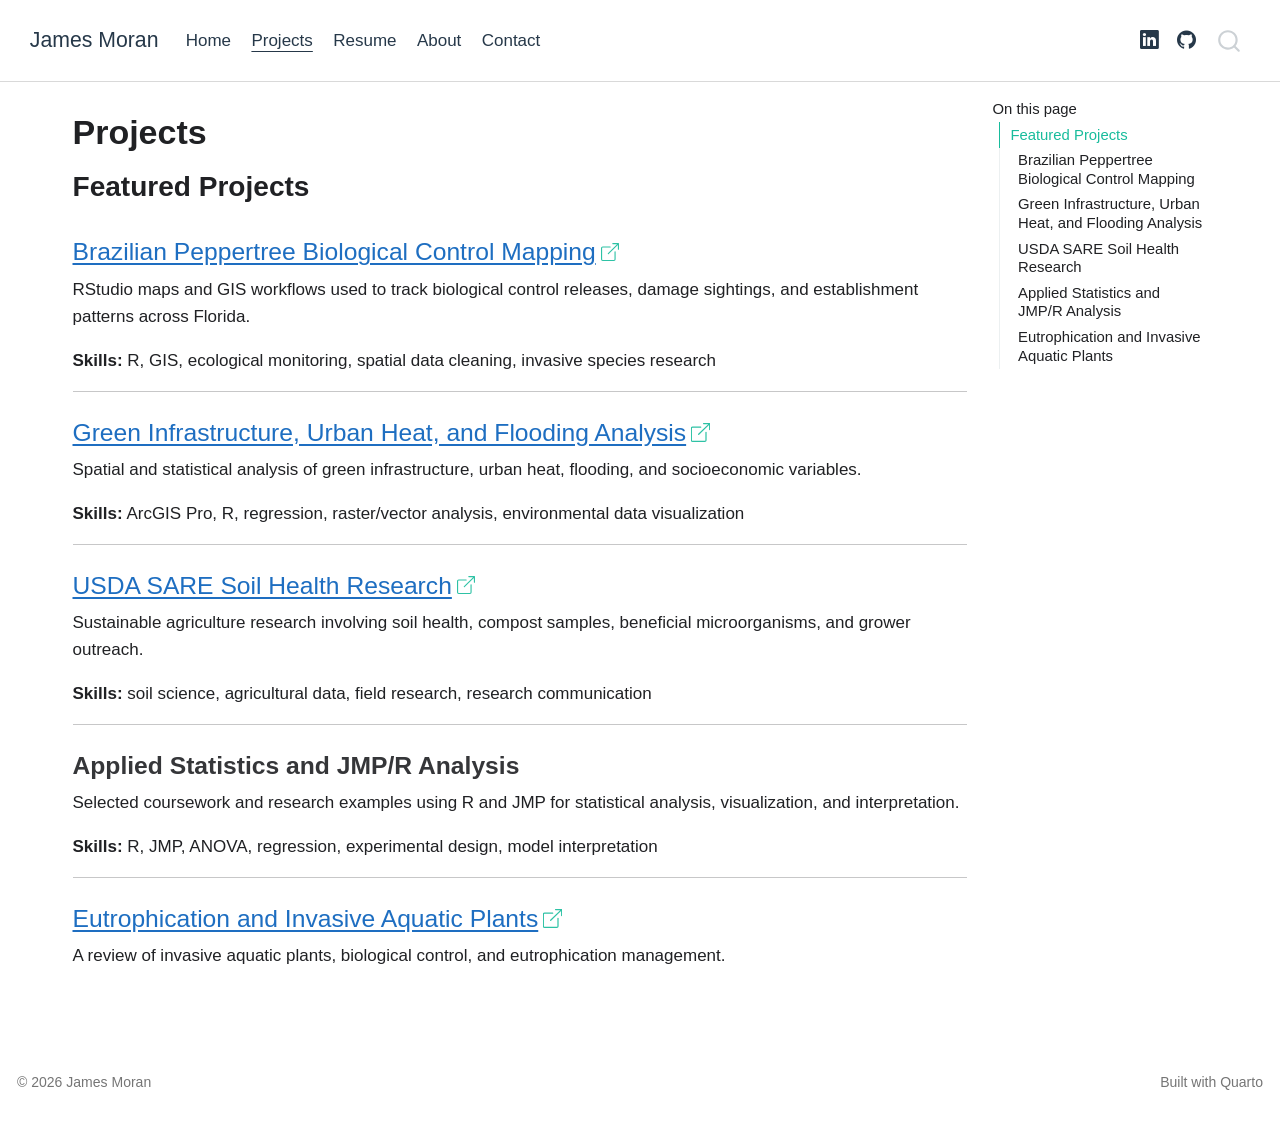
<file: docs/projects/projects.html>
<!DOCTYPE html>
<html xmlns="http://www.w3.org/1999/xhtml" lang="en" xml:lang="en"><head>

<meta charset="utf-8">
<meta name="generator" content="quarto-1.10.18">

<meta name="viewport" content="width=device-width, initial-scale=1.0, user-scalable=yes">


<title>Projects – James Moran</title>
<style>
/* Default styles provided by pandoc.
** See https://pandoc.org/MANUAL.html#variables-for-html for config info.
*/
span.smallcaps{font-variant: small-caps;}
div.columns{display: flex; gap: 1.5em;}
div.column{flex: auto;}
@media screen {
div.columns{gap: min(4vw, 1.5em);}
div.column{overflow-x: auto;}
}
div.hanging-indent{margin-left: 1.5em; text-indent: -1.5em;}
ul.task-list{list-style: none;}
ul.task-list li input[type="checkbox"] {
  width: 0.8em;
  margin: 0 0.8em 0.2em -1em; /* quarto-specific, see https://github.com/quarto-dev/quarto-cli/issues/4556 */ 
  vertical-align: middle;
}
</style>


<script src="../site_libs/quarto-nav/quarto-nav.js"></script>
<script src="../site_libs/quarto-nav/headroom.min.js"></script>
<script src="../site_libs/clipboard/clipboard.min.js"></script>
<script src="../site_libs/quarto-search/autocomplete.umd.js"></script>
<script src="../site_libs/quarto-search/fuse.min.js"></script>
<script src="../site_libs/quarto-search/quarto-search.js"></script>
<meta name="quarto:offset" content="../">
<script src="../site_libs/quarto-html/quarto.js" type="module"></script>
<script src="../site_libs/quarto-html/tabsets/tabsets.js" type="module"></script>
<script src="../site_libs/quarto-html/popper.min.js"></script>
<script src="../site_libs/quarto-html/tippy.umd.min.js"></script>
<script src="../site_libs/quarto-html/anchor.min.js"></script>
<link href="../site_libs/quarto-html/tippy.css" rel="stylesheet">
<link href="../site_libs/quarto-html/quarto-syntax-highlighting-64a204ab8560d761af7679ceaba22944.css" rel="stylesheet" id="quarto-text-highlighting-styles">
<script src="../site_libs/bootstrap/bootstrap.min.js"></script>
<link href="../site_libs/bootstrap/bootstrap-icons.css" rel="stylesheet">
<link href="../site_libs/bootstrap/bootstrap-27b9f889d6e109d015426ac4f274b7e7.min.css" rel="stylesheet" append-hash="true" id="quarto-bootstrap" data-mode="light">
<script id="quarto-search-options" type="application/json">{
  "location": "navbar",
  "copy-button": false,
  "collapse-after": 3,
  "panel-placement": "end",
  "type": "overlay",
  "limit": 50,
  "keyboard-shortcut": [
    "f",
    "/",
    "s"
  ],
  "show-item-context": false,
  "language": {
    "search-no-results-text": "No results",
    "search-matching-documents-text": "matching documents",
    "search-copy-link-title": "Copy link to search",
    "search-hide-matches-text": "Hide additional matches",
    "search-more-match-text": "more match in this document",
    "search-more-matches-text": "more matches in this document",
    "search-clear-button-title": "Clear",
    "search-text-placeholder": "",
    "search-detached-cancel-button-title": "Cancel",
    "search-submit-button-title": "Submit",
    "search-label": "Search"
  }
}</script>
<style>html{ scroll-behavior: smooth; }</style>


<link rel="stylesheet" href="../styles.css">
</head>

<body class="nav-fixed quarto-light">

<div id="quarto-search-results"></div>
  <header id="quarto-header" class="headroom fixed-top">
    <nav class="navbar navbar-expand-lg " data-bs-theme="dark">
      <div class="navbar-container container-fluid">
      <div class="navbar-brand-container mx-auto">
    <a class="navbar-brand" href="../index.html">
    <span class="navbar-title">James Moran</span>
    </a>
  </div>
            <div id="quarto-search" class="" title="Search"></div>
          <button class="navbar-toggler" type="button" data-bs-toggle="collapse" data-bs-target="#navbarCollapse" aria-controls="navbarCollapse" role="menu" aria-expanded="false" aria-label="Toggle navigation" onclick="if (window.quartoToggleHeadroom) { window.quartoToggleHeadroom(); }">
  <span class="navbar-toggler-icon"></span>
</button>
          <div class="collapse navbar-collapse" id="navbarCollapse">
            <ul class="navbar-nav navbar-nav-scroll me-auto">
  <li class="nav-item">
    <a class="nav-link" href="../index.html"> 
<span class="menu-text">Home</span></a>
  </li>  
  <li class="nav-item">
    <a class="nav-link active" href="../projects/projects.html" aria-current="page"> 
<span class="menu-text">Projects</span></a>
  </li>  
  <li class="nav-item">
    <a class="nav-link" href="../projects/resume.html"> 
<span class="menu-text">Resume</span></a>
  </li>  
  <li class="nav-item">
    <a class="nav-link" href="../about.html"> 
<span class="menu-text">About</span></a>
  </li>  
  <li class="nav-item">
    <a class="nav-link" href="../contact.html"> 
<span class="menu-text">Contact</span></a>
  </li>  
</ul>
            <ul class="navbar-nav navbar-nav-scroll ms-auto">
  <li class="nav-item compact">
    <a class="nav-link" href="https://www.linkedin.com/in/james-moran-/"> <i class="bi bi-linkedin" role="img" aria-label="LinkedIn">
</i> 
<span class="menu-text"></span></a>
  </li>  
  <li class="nav-item compact">
    <a class="nav-link" href="https://github.com/jamesfmoran3"> <i class="bi bi-github" role="img" aria-label="GitHub">
</i> 
<span class="menu-text"></span></a>
  </li>  
</ul>
          </div> <!-- /navcollapse -->
            <div class="quarto-navbar-tools">
</div>
      </div> <!-- /container-fluid -->
    </nav>
</header>
<!-- content -->
<div id="quarto-content" class="quarto-container page-columns page-rows-contents page-layout-full page-navbar">
<!-- sidebar -->
<!-- margin-sidebar -->
    <div id="quarto-margin-sidebar" class="sidebar margin-sidebar">
        <nav id="TOC" role="doc-toc" class="toc-active">
    <h2 id="toc-title">On this page</h2>
   
  <ul>
  <li><a href="#featured-projects" id="toc-featured-projects" class="nav-link active" data-scroll-target="#featured-projects">Featured Projects</a>
  <ul class="collapse">
  <li><a href="#brazilian-peppertree-biological-control-mapping" id="toc-brazilian-peppertree-biological-control-mapping" class="nav-link" data-scroll-target="#brazilian-peppertree-biological-control-mapping">Brazilian Peppertree Biological Control Mapping</a></li>
  <li><a href="#green-infrastructure-urban-heat-and-flooding-analysis" id="toc-green-infrastructure-urban-heat-and-flooding-analysis" class="nav-link" data-scroll-target="#green-infrastructure-urban-heat-and-flooding-analysis">Green Infrastructure, Urban Heat, and Flooding Analysis</a></li>
  <li><a href="#usda-sare-soil-health-research" id="toc-usda-sare-soil-health-research" class="nav-link" data-scroll-target="#usda-sare-soil-health-research">USDA SARE Soil Health Research</a></li>
  <li><a href="#applied-statistics-and-jmpr-analysis" id="toc-applied-statistics-and-jmpr-analysis" class="nav-link" data-scroll-target="#applied-statistics-and-jmpr-analysis">Applied Statistics and JMP/R Analysis</a></li>
  <li><a href="#eutrophication-and-invasive-aquatic-plants" id="toc-eutrophication-and-invasive-aquatic-plants" class="nav-link" data-scroll-target="#eutrophication-and-invasive-aquatic-plants">Eutrophication and Invasive Aquatic Plants</a></li>
  </ul></li>
  </ul>
</nav>
    </div>
<!-- main -->
<main class="content column-page-left" id="quarto-document-content">

<header id="title-block-header" class="quarto-title-block default">
<div class="quarto-title">
<h1 class="title">Projects</h1>
</div>



<div class="quarto-title-meta column-page-left">

    
  
    
  </div>
  


</header>


<section id="featured-projects" class="level2">
<h2 class="anchored" data-anchor-id="featured-projects">Featured Projects</h2>
<section id="brazilian-peppertree-biological-control-mapping" class="level3">
<h3 class="anchored" data-anchor-id="brazilian-peppertree-biological-control-mapping"><a href="../projects/brazilian-peppertree.html">Brazilian Peppertree Biological Control Mapping</a></h3>
<p>RStudio maps and GIS workflows used to track biological control releases, damage sightings, and establishment patterns across Florida.</p>
<p><strong>Skills:</strong> R, GIS, ecological monitoring, spatial data cleaning, invasive species research</p>
<hr>
</section>
<section id="green-infrastructure-urban-heat-and-flooding-analysis" class="level3">
<h3 class="anchored" data-anchor-id="green-infrastructure-urban-heat-and-flooding-analysis"><a href="../projects/chicago-gi.html">Green Infrastructure, Urban Heat, and Flooding Analysis</a></h3>
<p>Spatial and statistical analysis of green infrastructure, urban heat, flooding, and socioeconomic variables.</p>
<p><strong>Skills:</strong> ArcGIS Pro, R, regression, raster/vector analysis, environmental data visualization</p>
<hr>
</section>
<section id="usda-sare-soil-health-research" class="level3">
<h3 class="anchored" data-anchor-id="usda-sare-soil-health-research"><a href="../projects/soil-health.html">USDA SARE Soil Health Research</a></h3>
<p>Sustainable agriculture research involving soil health, compost samples, beneficial microorganisms, and grower outreach.</p>
<p><strong>Skills:</strong> soil science, agricultural data, field research, research communication</p>
<hr>
</section>
<section id="applied-statistics-and-jmpr-analysis" class="level3">
<h3 class="anchored" data-anchor-id="applied-statistics-and-jmpr-analysis">Applied Statistics and JMP/R Analysis</h3>
<p>Selected coursework and research examples using R and JMP for statistical analysis, visualization, and interpretation.</p>
<p><strong>Skills:</strong> R, JMP, ANOVA, regression, experimental design, model interpretation</p>
<hr>
</section>
<section id="eutrophication-and-invasive-aquatic-plants" class="level3">
<h3 class="anchored" data-anchor-id="eutrophication-and-invasive-aquatic-plants"><a href="../projects/P2P.html">Eutrophication and Invasive Aquatic Plants</a></h3>
<p>A review of invasive aquatic plants, biological control, and eutrophication management.</p>


</section>
</section>

</main> <!-- /main -->
<script id="quarto-html-after-body" type="application/javascript">
  window.document.addEventListener("DOMContentLoaded", function (event) {
    const icon = "";
    const anchorJS = new window.AnchorJS();
    anchorJS.options = {
      placement: 'right',
      icon: icon
    };
    anchorJS.add('.anchored');
    const isCodeAnnotation = (el) => {
      for (const clz of el.classList) {
        if (clz.startsWith('code-annotation-')) {                     
          return true;
        }
      }
      return false;
    }
    const onCopySuccess = function(e) {
      // button target
      const button = e.trigger;
      // don't keep focus
      button.blur();
      // flash "checked"
      button.classList.add('code-copy-button-checked');
      var currentTitle = button.getAttribute("title");
      button.setAttribute("title", "Copied!");
      let tooltip;
      if (window.bootstrap) {
        button.setAttribute("data-bs-toggle", "tooltip");
        button.setAttribute("data-bs-placement", "left");
        button.setAttribute("data-bs-title", "Copied!");
        tooltip = new bootstrap.Tooltip(button, 
          { trigger: "manual", 
            customClass: "code-copy-button-tooltip",
            offset: [0, -8]});
        tooltip.show();    
      }
      setTimeout(function() {
        if (tooltip) {
          tooltip.hide();
          button.removeAttribute("data-bs-title");
          button.removeAttribute("data-bs-toggle");
          button.removeAttribute("data-bs-placement");
        }
        button.setAttribute("title", currentTitle);
        button.classList.remove('code-copy-button-checked');
      }, 1000);
      // clear code selection
      e.clearSelection();
    }
    const getTextToCopy = function(trigger) {
      const outerScaffold = trigger.parentElement.cloneNode(true);
      const codeEl = outerScaffold.querySelector('code');
      for (const childEl of codeEl.children) {
        if (isCodeAnnotation(childEl)) {
          childEl.remove();
        }
      }
      return codeEl.innerText;
    }
    const clipboard = new window.ClipboardJS('.code-copy-button:not([data-in-quarto-modal])', {
      text: getTextToCopy
    });
    clipboard.on('success', onCopySuccess);
    if (window.document.getElementById('quarto-embedded-source-code-modal')) {
      const clipboardModal = new window.ClipboardJS('.code-copy-button[data-in-quarto-modal]', {
        text: getTextToCopy,
        container: window.document.getElementById('quarto-embedded-source-code-modal')
      });
      clipboardModal.on('success', onCopySuccess);
    }
      var localhostRegex = new RegExp(/^(?:http|https):\/\/localhost\:?[0-9]*\//);
      var mailtoRegex = new RegExp(/^mailto:/);
        var filterRegex = new RegExp("https:\/\/jamesfmoran3\.github\.io\/james-portfolio-website\/");
      var isInternal = (href) => {
          return filterRegex.test(href) || localhostRegex.test(href) || mailtoRegex.test(href);
      }
      // Inspect non-navigation links and adorn them if external
     var links = window.document.querySelectorAll('a[href]:not(.nav-link):not(.navbar-brand):not(.toc-action):not(.sidebar-link):not(.sidebar-item-toggle):not(.pagination-link):not(.no-external):not([aria-hidden]):not(.dropdown-item):not(.quarto-navigation-tool):not(.about-link)');
      for (var i=0; i<links.length; i++) {
        const link = links[i];
        if (!isInternal(link.href)) {
          // undo the damage that might have been done by quarto-nav.js in the case of
          // links that we want to consider external
          if (link.dataset.originalHref !== undefined) {
            link.href = link.dataset.originalHref;
          }
            // target, if specified
            link.setAttribute("target", "_blank");
            if (link.getAttribute("rel") === null) {
              link.setAttribute("rel", "noopener");
            }
            // default icon
            link.classList.add("external");
        }
      }
    function tippyHover(el, contentFn, onTriggerFn, onUntriggerFn) {
      const config = {
        allowHTML: true,
        maxWidth: 500,
        delay: 100,
        arrow: false,
        appendTo: function(el) {
            return el.parentElement;
        },
        interactive: true,
        interactiveBorder: 10,
        theme: 'quarto',
        placement: 'bottom-start',
      };
      if (contentFn) {
        config.content = contentFn;
      }
      if (onTriggerFn) {
        config.onTrigger = onTriggerFn;
      }
      if (onUntriggerFn) {
        config.onUntrigger = onUntriggerFn;
      }
      window.tippy(el, config); 
    }
    const noterefs = window.document.querySelectorAll('a[role="doc-noteref"]');
    for (var i=0; i<noterefs.length; i++) {
      const ref = noterefs[i];
      tippyHover(ref, function() {
        // use id or data attribute instead here
        let href = ref.getAttribute('data-footnote-href') || ref.getAttribute('href');
        try { href = new URL(href).hash; } catch {}
        const id = href.replace(/^#\/?/, "");
        const note = window.document.getElementById(id);
        if (note) {
          return note.innerHTML;
        } else {
          return "";
        }
      });
    }
    const xrefs = window.document.querySelectorAll('a.quarto-xref');
    const processXRef = (id, note) => {
      // Strip column container classes
      const stripColumnClz = (el) => {
        el.classList.remove("page-full", "page-columns");
        if (el.children) {
          for (const child of el.children) {
            stripColumnClz(child);
          }
        }
      }
      stripColumnClz(note)
      if (id === null || id.startsWith('sec-')) {
        // Special case sections, only their first couple elements
        const container = document.createElement("div");
        if (note.children && note.children.length > 2) {
          container.appendChild(note.children[0].cloneNode(true));
          for (let i = 1; i < note.children.length; i++) {
            const child = note.children[i];
            if (child.tagName === "P" && child.innerText === "") {
              continue;
            } else {
              container.appendChild(child.cloneNode(true));
              break;
            }
          }
          if (window.Quarto?.typesetMath) {
            window.Quarto.typesetMath(container);
          }
          return container.innerHTML
        } else {
          if (window.Quarto?.typesetMath) {
            window.Quarto.typesetMath(note);
          }
          return note.innerHTML;
        }
      } else {
        // Remove any anchor links if they are present
        const anchorLink = note.querySelector('a.anchorjs-link');
        if (anchorLink) {
          anchorLink.remove();
        }
        if (window.Quarto?.typesetMath) {
          window.Quarto.typesetMath(note);
        }
        if (note.classList.contains("callout")) {
          return note.outerHTML;
        } else {
          return note.innerHTML;
        }
      }
    }
    for (var i=0; i<xrefs.length; i++) {
      const xref = xrefs[i];
      tippyHover(xref, undefined, function(instance) {
        instance.disable();
        let url = xref.getAttribute('href');
        let hash = undefined; 
        if (url.startsWith('#')) {
          hash = url;
        } else {
          try { hash = new URL(url).hash; } catch {}
        }
        if (hash) {
          const id = hash.replace(/^#\/?/, "");
          const note = window.document.getElementById(id);
          if (note !== null) {
            try {
              const html = processXRef(id, note.cloneNode(true));
              instance.setContent(html);
            } finally {
              instance.enable();
              instance.show();
            }
          } else {
            // See if we can fetch this
            fetch(url.split('#')[0])
            .then(res => res.text())
            .then(html => {
              const parser = new DOMParser();
              const htmlDoc = parser.parseFromString(html, "text/html");
              const note = htmlDoc.getElementById(id);
              if (note !== null) {
                const html = processXRef(id, note);
                instance.setContent(html);
              } 
            }).finally(() => {
              instance.enable();
              instance.show();
            });
          }
        } else {
          // See if we can fetch a full url (with no hash to target)
          // This is a special case and we should probably do some content thinning / targeting
          fetch(url)
          .then(res => res.text())
          .then(html => {
            const parser = new DOMParser();
            const htmlDoc = parser.parseFromString(html, "text/html");
            const note = htmlDoc.querySelector('main.content');
            if (note !== null) {
              // This should only happen for chapter cross references
              // (since there is no id in the URL)
              // remove the first header
              if (note.children.length > 0 && note.children[0].tagName === "HEADER") {
                note.children[0].remove();
              }
              const html = processXRef(null, note);
              instance.setContent(html);
            } 
          }).finally(() => {
            instance.enable();
            instance.show();
          });
        }
      }, function(instance) {
      });
    }
        let selectedAnnoteEl;
        const selectorForAnnotation = ( cell, annotation) => {
          let cellAttr = 'data-code-cell="' + cell + '"';
          let lineAttr = 'data-code-annotation="' +  annotation + '"';
          const selector = 'span[' + cellAttr + '][' + lineAttr + ']';
          return selector;
        }
        const selectCodeLines = (annoteEl) => {
          const doc = window.document;
          const targetCell = annoteEl.getAttribute("data-target-cell");
          const targetAnnotation = annoteEl.getAttribute("data-target-annotation");
          const annoteSpan = window.document.querySelector(selectorForAnnotation(targetCell, targetAnnotation));
          const lines = annoteSpan.getAttribute("data-code-lines").split(",");
          const lineIds = lines.map((line) => {
            return targetCell + "-" + line;
          })
          let top = null;
          let height = null;
          let parent = null;
          if (lineIds.length > 0) {
              //compute the position of the single el (top and bottom and make a div)
              const el = window.document.getElementById(lineIds[0]);
              top = el.offsetTop;
              height = el.offsetHeight;
              parent = el.parentElement.parentElement;
            if (lineIds.length > 1) {
              const lastEl = window.document.getElementById(lineIds[lineIds.length - 1]);
              const bottom = lastEl.offsetTop + lastEl.offsetHeight;
              height = bottom - top;
            }
            if (top !== null && height !== null && parent !== null) {
              // cook up a div (if necessary) and position it 
              let div = window.document.getElementById("code-annotation-line-highlight");
              if (div === null) {
                div = window.document.createElement("div");
                div.setAttribute("id", "code-annotation-line-highlight");
                div.style.position = 'absolute';
                parent.appendChild(div);
              }
              div.style.top = top - 2 + "px";
              div.style.height = height + 4 + "px";
              div.style.left = 0;
              let gutterDiv = window.document.getElementById("code-annotation-line-highlight-gutter");
              if (gutterDiv === null) {
                gutterDiv = window.document.createElement("div");
                gutterDiv.setAttribute("id", "code-annotation-line-highlight-gutter");
                gutterDiv.style.position = 'absolute';
                const codeCell = window.document.getElementById(targetCell);
                const gutter = codeCell.querySelector('.code-annotation-gutter');
                gutter.appendChild(gutterDiv);
              }
              gutterDiv.style.top = top - 2 + "px";
              gutterDiv.style.height = height + 4 + "px";
            }
            selectedAnnoteEl = annoteEl;
          }
        };
        const unselectCodeLines = () => {
          const elementsIds = ["code-annotation-line-highlight", "code-annotation-line-highlight-gutter"];
          elementsIds.forEach((elId) => {
            const div = window.document.getElementById(elId);
            if (div) {
              div.remove();
            }
          });
          selectedAnnoteEl = undefined;
        };
          // Handle positioning of the toggle
      window.addEventListener(
        "resize",
        throttle(() => {
          elRect = undefined;
          if (selectedAnnoteEl) {
            selectCodeLines(selectedAnnoteEl);
          }
        }, 10)
      );
      function throttle(fn, ms) {
      let throttle = false;
      let timer;
        return (...args) => {
          if(!throttle) { // first call gets through
              fn.apply(this, args);
              throttle = true;
          } else { // all the others get throttled
              if(timer) clearTimeout(timer); // cancel #2
              timer = setTimeout(() => {
                fn.apply(this, args);
                timer = throttle = false;
              }, ms);
          }
        };
      }
        // Attach click handler to the DT
        const annoteDls = window.document.querySelectorAll('dt[data-target-cell]');
        for (const annoteDlNode of annoteDls) {
          annoteDlNode.addEventListener('click', (event) => {
            const clickedEl = event.target;
            if (clickedEl !== selectedAnnoteEl) {
              unselectCodeLines();
              const activeEl = window.document.querySelector('dt[data-target-cell].code-annotation-active');
              if (activeEl) {
                activeEl.classList.remove('code-annotation-active');
              }
              selectCodeLines(clickedEl);
              clickedEl.classList.add('code-annotation-active');
            } else {
              // Unselect the line
              unselectCodeLines();
              clickedEl.classList.remove('code-annotation-active');
            }
          });
        }
    const findCites = (el) => {
      const parentEl = el.parentElement;
      if (parentEl) {
        const cites = parentEl.dataset.cites;
        if (cites) {
          return {
            el,
            cites: cites.split(' ')
          };
        } else {
          return findCites(el.parentElement)
        }
      } else {
        return undefined;
      }
    };
    var bibliorefs = window.document.querySelectorAll('a[role="doc-biblioref"]');
    for (var i=0; i<bibliorefs.length; i++) {
      const ref = bibliorefs[i];
      const citeInfo = findCites(ref);
      if (citeInfo) {
        tippyHover(citeInfo.el, function() {
          var popup = window.document.createElement('div');
          citeInfo.cites.forEach(function(cite) {
            var citeDiv = window.document.createElement('div');
            citeDiv.classList.add('hanging-indent');
            citeDiv.classList.add('csl-entry');
            var biblioDiv = window.document.getElementById('ref-' + cite);
            if (biblioDiv) {
              citeDiv.innerHTML = biblioDiv.innerHTML;
            }
            popup.appendChild(citeDiv);
          });
          return popup.innerHTML;
        });
      }
    }
  });
  </script>
</div> <!-- /content -->
<footer class="footer">
  <div class="nav-footer">
    <div class="nav-footer-left">
<p>© 2026 James Moran</p>
</div>   
    <div class="nav-footer-center">
      &nbsp;
    </div>
    <div class="nav-footer-right">
<p>Built with Quarto</p>
</div>
  </div>
</footer>




<script src="../site_libs/quarto-html/zenscroll-min.js"></script>
</body></html>
</file>
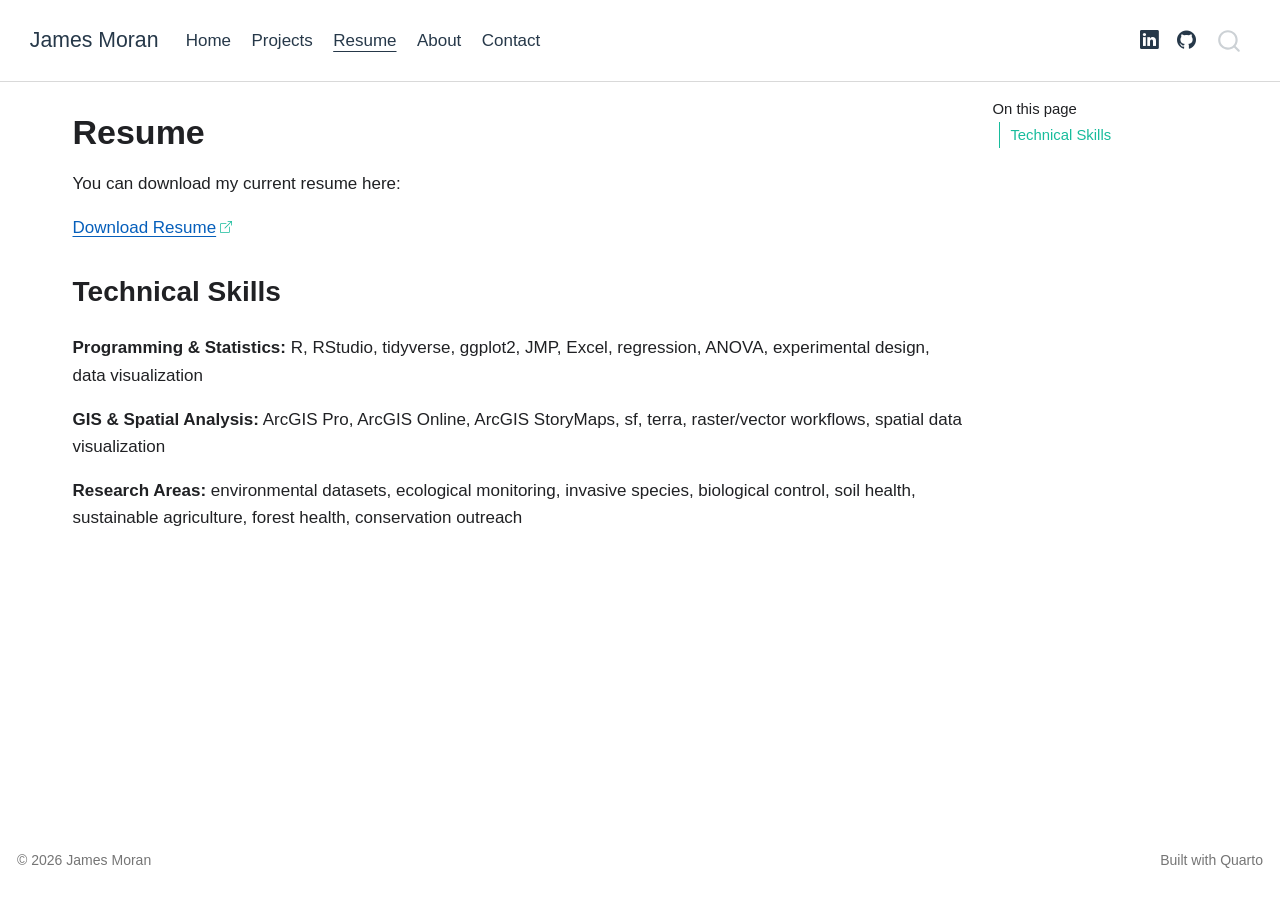
<file: docs/projects/resume.html>
<!DOCTYPE html>
<html xmlns="http://www.w3.org/1999/xhtml" lang="en" xml:lang="en"><head>

<meta charset="utf-8">
<meta name="generator" content="quarto-1.10.18">

<meta name="viewport" content="width=device-width, initial-scale=1.0, user-scalable=yes">


<title>Resume – James Moran</title>
<style>
/* Default styles provided by pandoc.
** See https://pandoc.org/MANUAL.html#variables-for-html for config info.
*/
span.smallcaps{font-variant: small-caps;}
div.columns{display: flex; gap: 1.5em;}
div.column{flex: auto;}
@media screen {
div.columns{gap: min(4vw, 1.5em);}
div.column{overflow-x: auto;}
}
div.hanging-indent{margin-left: 1.5em; text-indent: -1.5em;}
ul.task-list{list-style: none;}
ul.task-list li input[type="checkbox"] {
  width: 0.8em;
  margin: 0 0.8em 0.2em -1em; /* quarto-specific, see https://github.com/quarto-dev/quarto-cli/issues/4556 */ 
  vertical-align: middle;
}
</style>


<script src="../site_libs/quarto-nav/quarto-nav.js"></script>
<script src="../site_libs/quarto-nav/headroom.min.js"></script>
<script src="../site_libs/clipboard/clipboard.min.js"></script>
<script src="../site_libs/quarto-search/autocomplete.umd.js"></script>
<script src="../site_libs/quarto-search/fuse.min.js"></script>
<script src="../site_libs/quarto-search/quarto-search.js"></script>
<meta name="quarto:offset" content="../">
<script src="../site_libs/quarto-html/quarto.js" type="module"></script>
<script src="../site_libs/quarto-html/tabsets/tabsets.js" type="module"></script>
<script src="../site_libs/quarto-html/popper.min.js"></script>
<script src="../site_libs/quarto-html/tippy.umd.min.js"></script>
<script src="../site_libs/quarto-html/anchor.min.js"></script>
<link href="../site_libs/quarto-html/tippy.css" rel="stylesheet">
<link href="../site_libs/quarto-html/quarto-syntax-highlighting-64a204ab8560d761af7679ceaba22944.css" rel="stylesheet" id="quarto-text-highlighting-styles">
<script src="../site_libs/bootstrap/bootstrap.min.js"></script>
<link href="../site_libs/bootstrap/bootstrap-icons.css" rel="stylesheet">
<link href="../site_libs/bootstrap/bootstrap-27b9f889d6e109d015426ac4f274b7e7.min.css" rel="stylesheet" append-hash="true" id="quarto-bootstrap" data-mode="light">
<script id="quarto-search-options" type="application/json">{
  "location": "navbar",
  "copy-button": false,
  "collapse-after": 3,
  "panel-placement": "end",
  "type": "overlay",
  "limit": 50,
  "keyboard-shortcut": [
    "f",
    "/",
    "s"
  ],
  "show-item-context": false,
  "language": {
    "search-no-results-text": "No results",
    "search-matching-documents-text": "matching documents",
    "search-copy-link-title": "Copy link to search",
    "search-hide-matches-text": "Hide additional matches",
    "search-more-match-text": "more match in this document",
    "search-more-matches-text": "more matches in this document",
    "search-clear-button-title": "Clear",
    "search-text-placeholder": "",
    "search-detached-cancel-button-title": "Cancel",
    "search-submit-button-title": "Submit",
    "search-label": "Search"
  }
}</script>
<style>html{ scroll-behavior: smooth; }</style>


<link rel="stylesheet" href="../styles.css">
</head>

<body class="nav-fixed quarto-light">

<div id="quarto-search-results"></div>
  <header id="quarto-header" class="headroom fixed-top">
    <nav class="navbar navbar-expand-lg " data-bs-theme="dark">
      <div class="navbar-container container-fluid">
      <div class="navbar-brand-container mx-auto">
    <a class="navbar-brand" href="../index.html">
    <span class="navbar-title">James Moran</span>
    </a>
  </div>
            <div id="quarto-search" class="" title="Search"></div>
          <button class="navbar-toggler" type="button" data-bs-toggle="collapse" data-bs-target="#navbarCollapse" aria-controls="navbarCollapse" role="menu" aria-expanded="false" aria-label="Toggle navigation" onclick="if (window.quartoToggleHeadroom) { window.quartoToggleHeadroom(); }">
  <span class="navbar-toggler-icon"></span>
</button>
          <div class="collapse navbar-collapse" id="navbarCollapse">
            <ul class="navbar-nav navbar-nav-scroll me-auto">
  <li class="nav-item">
    <a class="nav-link" href="../index.html"> 
<span class="menu-text">Home</span></a>
  </li>  
  <li class="nav-item">
    <a class="nav-link" href="../projects/projects.html"> 
<span class="menu-text">Projects</span></a>
  </li>  
  <li class="nav-item">
    <a class="nav-link active" href="../projects/resume.html" aria-current="page"> 
<span class="menu-text">Resume</span></a>
  </li>  
  <li class="nav-item">
    <a class="nav-link" href="../about.html"> 
<span class="menu-text">About</span></a>
  </li>  
  <li class="nav-item">
    <a class="nav-link" href="../contact.html"> 
<span class="menu-text">Contact</span></a>
  </li>  
</ul>
            <ul class="navbar-nav navbar-nav-scroll ms-auto">
  <li class="nav-item compact">
    <a class="nav-link" href="https://www.linkedin.com/in/james-moran-/"> <i class="bi bi-linkedin" role="img" aria-label="LinkedIn">
</i> 
<span class="menu-text"></span></a>
  </li>  
  <li class="nav-item compact">
    <a class="nav-link" href="https://github.com/jamesfmoran3"> <i class="bi bi-github" role="img" aria-label="GitHub">
</i> 
<span class="menu-text"></span></a>
  </li>  
</ul>
          </div> <!-- /navcollapse -->
            <div class="quarto-navbar-tools">
</div>
      </div> <!-- /container-fluid -->
    </nav>
</header>
<!-- content -->
<div id="quarto-content" class="quarto-container page-columns page-rows-contents page-layout-full page-navbar">
<!-- sidebar -->
<!-- margin-sidebar -->
    <div id="quarto-margin-sidebar" class="sidebar margin-sidebar">
        <nav id="TOC" role="doc-toc" class="toc-active">
    <h2 id="toc-title">On this page</h2>
   
  <ul>
  <li><a href="#technical-skills" id="toc-technical-skills" class="nav-link active" data-scroll-target="#technical-skills">Technical Skills</a></li>
  </ul>
</nav>
    </div>
<!-- main -->
<main class="content column-page-left" id="quarto-document-content">

<header id="title-block-header" class="quarto-title-block default">
<div class="quarto-title">
<h1 class="title">Resume</h1>
</div>



<div class="quarto-title-meta column-page-left">

    
  
    
  </div>
  


</header>


<p>You can download my current resume here:</p>
<p><a href="../files/James-Moran-Resume.pdf">Download Resume</a></p>
<section id="technical-skills" class="level2">
<h2 class="anchored" data-anchor-id="technical-skills">Technical Skills</h2>
<p><strong>Programming &amp; Statistics:</strong> R, RStudio, tidyverse, ggplot2, JMP, Excel, regression, ANOVA, experimental design, data visualization</p>
<p><strong>GIS &amp; Spatial Analysis:</strong> ArcGIS Pro, ArcGIS Online, ArcGIS StoryMaps, sf, terra, raster/vector workflows, spatial data visualization</p>
<p><strong>Research Areas:</strong> environmental datasets, ecological monitoring, invasive species, biological control, soil health, sustainable agriculture, forest health, conservation outreach</p>


</section>

</main> <!-- /main -->
<script id="quarto-html-after-body" type="application/javascript">
  window.document.addEventListener("DOMContentLoaded", function (event) {
    const icon = "";
    const anchorJS = new window.AnchorJS();
    anchorJS.options = {
      placement: 'right',
      icon: icon
    };
    anchorJS.add('.anchored');
    const isCodeAnnotation = (el) => {
      for (const clz of el.classList) {
        if (clz.startsWith('code-annotation-')) {                     
          return true;
        }
      }
      return false;
    }
    const onCopySuccess = function(e) {
      // button target
      const button = e.trigger;
      // don't keep focus
      button.blur();
      // flash "checked"
      button.classList.add('code-copy-button-checked');
      var currentTitle = button.getAttribute("title");
      button.setAttribute("title", "Copied!");
      let tooltip;
      if (window.bootstrap) {
        button.setAttribute("data-bs-toggle", "tooltip");
        button.setAttribute("data-bs-placement", "left");
        button.setAttribute("data-bs-title", "Copied!");
        tooltip = new bootstrap.Tooltip(button, 
          { trigger: "manual", 
            customClass: "code-copy-button-tooltip",
            offset: [0, -8]});
        tooltip.show();    
      }
      setTimeout(function() {
        if (tooltip) {
          tooltip.hide();
          button.removeAttribute("data-bs-title");
          button.removeAttribute("data-bs-toggle");
          button.removeAttribute("data-bs-placement");
        }
        button.setAttribute("title", currentTitle);
        button.classList.remove('code-copy-button-checked');
      }, 1000);
      // clear code selection
      e.clearSelection();
    }
    const getTextToCopy = function(trigger) {
      const outerScaffold = trigger.parentElement.cloneNode(true);
      const codeEl = outerScaffold.querySelector('code');
      for (const childEl of codeEl.children) {
        if (isCodeAnnotation(childEl)) {
          childEl.remove();
        }
      }
      return codeEl.innerText;
    }
    const clipboard = new window.ClipboardJS('.code-copy-button:not([data-in-quarto-modal])', {
      text: getTextToCopy
    });
    clipboard.on('success', onCopySuccess);
    if (window.document.getElementById('quarto-embedded-source-code-modal')) {
      const clipboardModal = new window.ClipboardJS('.code-copy-button[data-in-quarto-modal]', {
        text: getTextToCopy,
        container: window.document.getElementById('quarto-embedded-source-code-modal')
      });
      clipboardModal.on('success', onCopySuccess);
    }
      var localhostRegex = new RegExp(/^(?:http|https):\/\/localhost\:?[0-9]*\//);
      var mailtoRegex = new RegExp(/^mailto:/);
        var filterRegex = new RegExp("https:\/\/jamesfmoran3\.github\.io\/james-portfolio-website\/");
      var isInternal = (href) => {
          return filterRegex.test(href) || localhostRegex.test(href) || mailtoRegex.test(href);
      }
      // Inspect non-navigation links and adorn them if external
     var links = window.document.querySelectorAll('a[href]:not(.nav-link):not(.navbar-brand):not(.toc-action):not(.sidebar-link):not(.sidebar-item-toggle):not(.pagination-link):not(.no-external):not([aria-hidden]):not(.dropdown-item):not(.quarto-navigation-tool):not(.about-link)');
      for (var i=0; i<links.length; i++) {
        const link = links[i];
        if (!isInternal(link.href)) {
          // undo the damage that might have been done by quarto-nav.js in the case of
          // links that we want to consider external
          if (link.dataset.originalHref !== undefined) {
            link.href = link.dataset.originalHref;
          }
            // target, if specified
            link.setAttribute("target", "_blank");
            if (link.getAttribute("rel") === null) {
              link.setAttribute("rel", "noopener");
            }
            // default icon
            link.classList.add("external");
        }
      }
    function tippyHover(el, contentFn, onTriggerFn, onUntriggerFn) {
      const config = {
        allowHTML: true,
        maxWidth: 500,
        delay: 100,
        arrow: false,
        appendTo: function(el) {
            return el.parentElement;
        },
        interactive: true,
        interactiveBorder: 10,
        theme: 'quarto',
        placement: 'bottom-start',
      };
      if (contentFn) {
        config.content = contentFn;
      }
      if (onTriggerFn) {
        config.onTrigger = onTriggerFn;
      }
      if (onUntriggerFn) {
        config.onUntrigger = onUntriggerFn;
      }
      window.tippy(el, config); 
    }
    const noterefs = window.document.querySelectorAll('a[role="doc-noteref"]');
    for (var i=0; i<noterefs.length; i++) {
      const ref = noterefs[i];
      tippyHover(ref, function() {
        // use id or data attribute instead here
        let href = ref.getAttribute('data-footnote-href') || ref.getAttribute('href');
        try { href = new URL(href).hash; } catch {}
        const id = href.replace(/^#\/?/, "");
        const note = window.document.getElementById(id);
        if (note) {
          return note.innerHTML;
        } else {
          return "";
        }
      });
    }
    const xrefs = window.document.querySelectorAll('a.quarto-xref');
    const processXRef = (id, note) => {
      // Strip column container classes
      const stripColumnClz = (el) => {
        el.classList.remove("page-full", "page-columns");
        if (el.children) {
          for (const child of el.children) {
            stripColumnClz(child);
          }
        }
      }
      stripColumnClz(note)
      if (id === null || id.startsWith('sec-')) {
        // Special case sections, only their first couple elements
        const container = document.createElement("div");
        if (note.children && note.children.length > 2) {
          container.appendChild(note.children[0].cloneNode(true));
          for (let i = 1; i < note.children.length; i++) {
            const child = note.children[i];
            if (child.tagName === "P" && child.innerText === "") {
              continue;
            } else {
              container.appendChild(child.cloneNode(true));
              break;
            }
          }
          if (window.Quarto?.typesetMath) {
            window.Quarto.typesetMath(container);
          }
          return container.innerHTML
        } else {
          if (window.Quarto?.typesetMath) {
            window.Quarto.typesetMath(note);
          }
          return note.innerHTML;
        }
      } else {
        // Remove any anchor links if they are present
        const anchorLink = note.querySelector('a.anchorjs-link');
        if (anchorLink) {
          anchorLink.remove();
        }
        if (window.Quarto?.typesetMath) {
          window.Quarto.typesetMath(note);
        }
        if (note.classList.contains("callout")) {
          return note.outerHTML;
        } else {
          return note.innerHTML;
        }
      }
    }
    for (var i=0; i<xrefs.length; i++) {
      const xref = xrefs[i];
      tippyHover(xref, undefined, function(instance) {
        instance.disable();
        let url = xref.getAttribute('href');
        let hash = undefined; 
        if (url.startsWith('#')) {
          hash = url;
        } else {
          try { hash = new URL(url).hash; } catch {}
        }
        if (hash) {
          const id = hash.replace(/^#\/?/, "");
          const note = window.document.getElementById(id);
          if (note !== null) {
            try {
              const html = processXRef(id, note.cloneNode(true));
              instance.setContent(html);
            } finally {
              instance.enable();
              instance.show();
            }
          } else {
            // See if we can fetch this
            fetch(url.split('#')[0])
            .then(res => res.text())
            .then(html => {
              const parser = new DOMParser();
              const htmlDoc = parser.parseFromString(html, "text/html");
              const note = htmlDoc.getElementById(id);
              if (note !== null) {
                const html = processXRef(id, note);
                instance.setContent(html);
              } 
            }).finally(() => {
              instance.enable();
              instance.show();
            });
          }
        } else {
          // See if we can fetch a full url (with no hash to target)
          // This is a special case and we should probably do some content thinning / targeting
          fetch(url)
          .then(res => res.text())
          .then(html => {
            const parser = new DOMParser();
            const htmlDoc = parser.parseFromString(html, "text/html");
            const note = htmlDoc.querySelector('main.content');
            if (note !== null) {
              // This should only happen for chapter cross references
              // (since there is no id in the URL)
              // remove the first header
              if (note.children.length > 0 && note.children[0].tagName === "HEADER") {
                note.children[0].remove();
              }
              const html = processXRef(null, note);
              instance.setContent(html);
            } 
          }).finally(() => {
            instance.enable();
            instance.show();
          });
        }
      }, function(instance) {
      });
    }
        let selectedAnnoteEl;
        const selectorForAnnotation = ( cell, annotation) => {
          let cellAttr = 'data-code-cell="' + cell + '"';
          let lineAttr = 'data-code-annotation="' +  annotation + '"';
          const selector = 'span[' + cellAttr + '][' + lineAttr + ']';
          return selector;
        }
        const selectCodeLines = (annoteEl) => {
          const doc = window.document;
          const targetCell = annoteEl.getAttribute("data-target-cell");
          const targetAnnotation = annoteEl.getAttribute("data-target-annotation");
          const annoteSpan = window.document.querySelector(selectorForAnnotation(targetCell, targetAnnotation));
          const lines = annoteSpan.getAttribute("data-code-lines").split(",");
          const lineIds = lines.map((line) => {
            return targetCell + "-" + line;
          })
          let top = null;
          let height = null;
          let parent = null;
          if (lineIds.length > 0) {
              //compute the position of the single el (top and bottom and make a div)
              const el = window.document.getElementById(lineIds[0]);
              top = el.offsetTop;
              height = el.offsetHeight;
              parent = el.parentElement.parentElement;
            if (lineIds.length > 1) {
              const lastEl = window.document.getElementById(lineIds[lineIds.length - 1]);
              const bottom = lastEl.offsetTop + lastEl.offsetHeight;
              height = bottom - top;
            }
            if (top !== null && height !== null && parent !== null) {
              // cook up a div (if necessary) and position it 
              let div = window.document.getElementById("code-annotation-line-highlight");
              if (div === null) {
                div = window.document.createElement("div");
                div.setAttribute("id", "code-annotation-line-highlight");
                div.style.position = 'absolute';
                parent.appendChild(div);
              }
              div.style.top = top - 2 + "px";
              div.style.height = height + 4 + "px";
              div.style.left = 0;
              let gutterDiv = window.document.getElementById("code-annotation-line-highlight-gutter");
              if (gutterDiv === null) {
                gutterDiv = window.document.createElement("div");
                gutterDiv.setAttribute("id", "code-annotation-line-highlight-gutter");
                gutterDiv.style.position = 'absolute';
                const codeCell = window.document.getElementById(targetCell);
                const gutter = codeCell.querySelector('.code-annotation-gutter');
                gutter.appendChild(gutterDiv);
              }
              gutterDiv.style.top = top - 2 + "px";
              gutterDiv.style.height = height + 4 + "px";
            }
            selectedAnnoteEl = annoteEl;
          }
        };
        const unselectCodeLines = () => {
          const elementsIds = ["code-annotation-line-highlight", "code-annotation-line-highlight-gutter"];
          elementsIds.forEach((elId) => {
            const div = window.document.getElementById(elId);
            if (div) {
              div.remove();
            }
          });
          selectedAnnoteEl = undefined;
        };
          // Handle positioning of the toggle
      window.addEventListener(
        "resize",
        throttle(() => {
          elRect = undefined;
          if (selectedAnnoteEl) {
            selectCodeLines(selectedAnnoteEl);
          }
        }, 10)
      );
      function throttle(fn, ms) {
      let throttle = false;
      let timer;
        return (...args) => {
          if(!throttle) { // first call gets through
              fn.apply(this, args);
              throttle = true;
          } else { // all the others get throttled
              if(timer) clearTimeout(timer); // cancel #2
              timer = setTimeout(() => {
                fn.apply(this, args);
                timer = throttle = false;
              }, ms);
          }
        };
      }
        // Attach click handler to the DT
        const annoteDls = window.document.querySelectorAll('dt[data-target-cell]');
        for (const annoteDlNode of annoteDls) {
          annoteDlNode.addEventListener('click', (event) => {
            const clickedEl = event.target;
            if (clickedEl !== selectedAnnoteEl) {
              unselectCodeLines();
              const activeEl = window.document.querySelector('dt[data-target-cell].code-annotation-active');
              if (activeEl) {
                activeEl.classList.remove('code-annotation-active');
              }
              selectCodeLines(clickedEl);
              clickedEl.classList.add('code-annotation-active');
            } else {
              // Unselect the line
              unselectCodeLines();
              clickedEl.classList.remove('code-annotation-active');
            }
          });
        }
    const findCites = (el) => {
      const parentEl = el.parentElement;
      if (parentEl) {
        const cites = parentEl.dataset.cites;
        if (cites) {
          return {
            el,
            cites: cites.split(' ')
          };
        } else {
          return findCites(el.parentElement)
        }
      } else {
        return undefined;
      }
    };
    var bibliorefs = window.document.querySelectorAll('a[role="doc-biblioref"]');
    for (var i=0; i<bibliorefs.length; i++) {
      const ref = bibliorefs[i];
      const citeInfo = findCites(ref);
      if (citeInfo) {
        tippyHover(citeInfo.el, function() {
          var popup = window.document.createElement('div');
          citeInfo.cites.forEach(function(cite) {
            var citeDiv = window.document.createElement('div');
            citeDiv.classList.add('hanging-indent');
            citeDiv.classList.add('csl-entry');
            var biblioDiv = window.document.getElementById('ref-' + cite);
            if (biblioDiv) {
              citeDiv.innerHTML = biblioDiv.innerHTML;
            }
            popup.appendChild(citeDiv);
          });
          return popup.innerHTML;
        });
      }
    }
  });
  </script>
</div> <!-- /content -->
<footer class="footer">
  <div class="nav-footer">
    <div class="nav-footer-left">
<p>© 2026 James Moran</p>
</div>   
    <div class="nav-footer-center">
      &nbsp;
    </div>
    <div class="nav-footer-right">
<p>Built with Quarto</p>
</div>
  </div>
</footer>




<script src="../site_libs/quarto-html/zenscroll-min.js"></script>
</body></html>
</file>
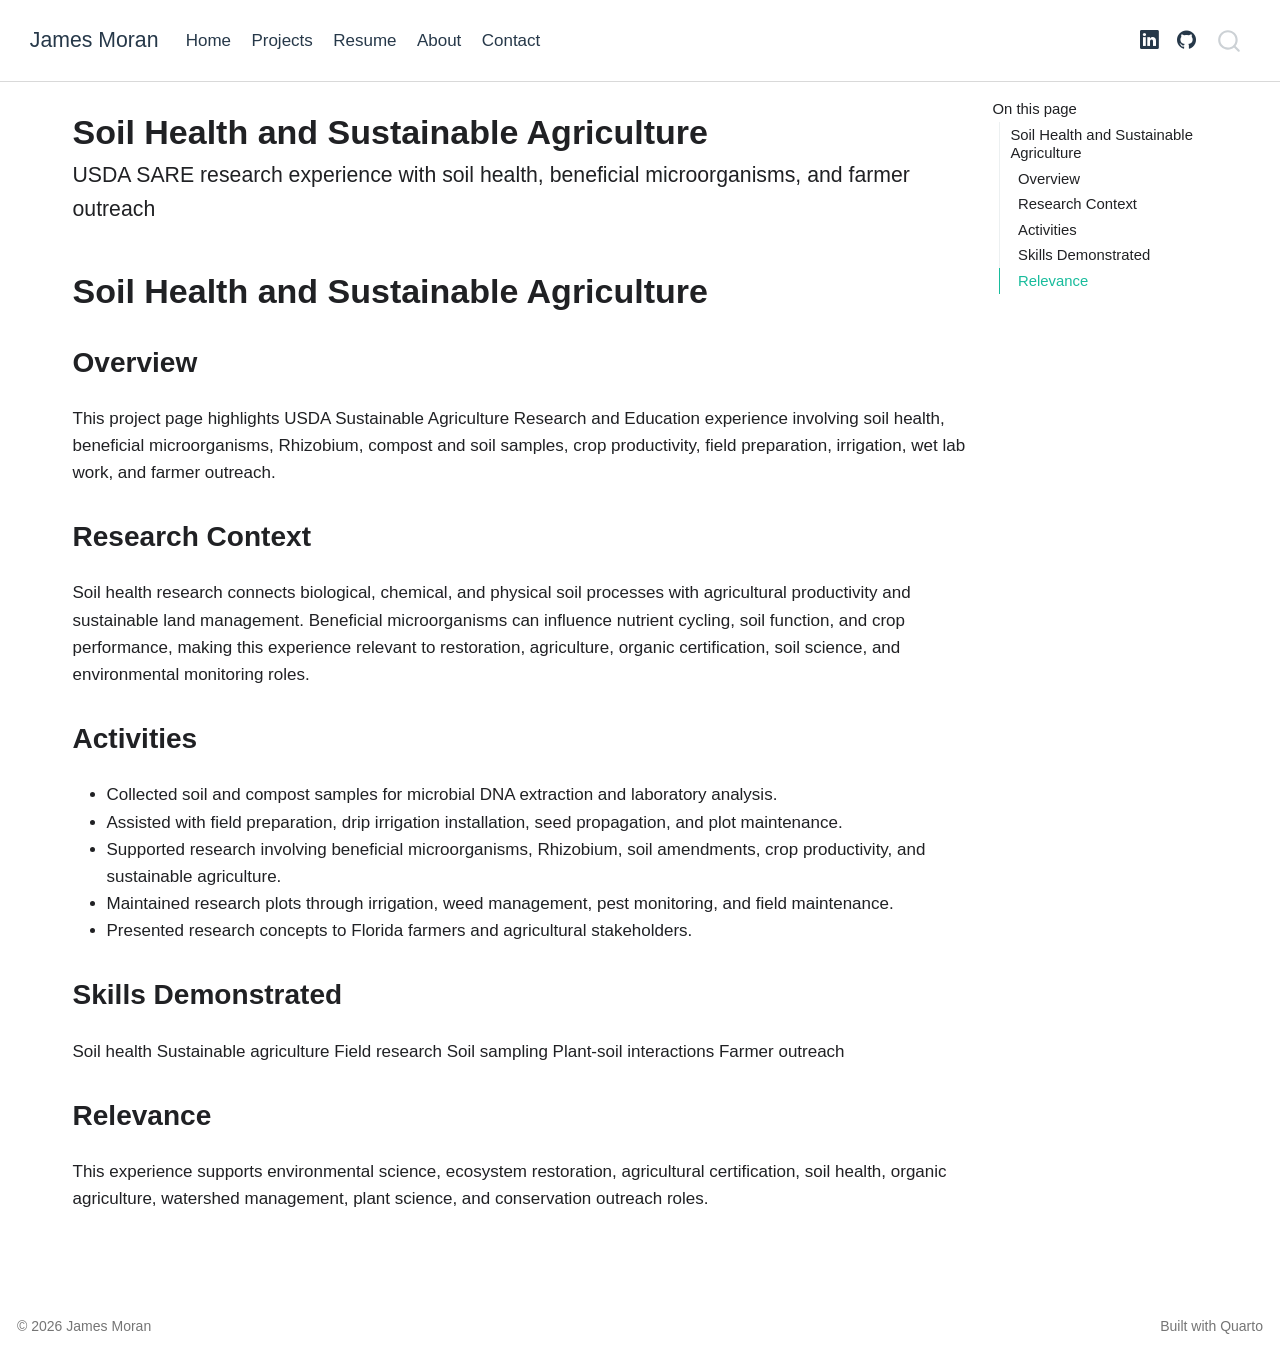
<file: docs/projects/soil-health.html>
<!DOCTYPE html>
<html xmlns="http://www.w3.org/1999/xhtml" lang="en" xml:lang="en"><head>

<meta charset="utf-8">
<meta name="generator" content="quarto-1.10.18">

<meta name="viewport" content="width=device-width, initial-scale=1.0, user-scalable=yes">


<title>Soil Health and Sustainable Agriculture – James Moran</title>
<style>
/* Default styles provided by pandoc.
** See https://pandoc.org/MANUAL.html#variables-for-html for config info.
*/
span.smallcaps{font-variant: small-caps;}
div.columns{display: flex; gap: 1.5em;}
div.column{flex: auto;}
@media screen {
div.columns{gap: min(4vw, 1.5em);}
div.column{overflow-x: auto;}
}
div.hanging-indent{margin-left: 1.5em; text-indent: -1.5em;}
ul.task-list{list-style: none;}
ul.task-list li input[type="checkbox"] {
  width: 0.8em;
  margin: 0 0.8em 0.2em -1em; /* quarto-specific, see https://github.com/quarto-dev/quarto-cli/issues/4556 */ 
  vertical-align: middle;
}
</style>


<script src="../site_libs/quarto-nav/quarto-nav.js"></script>
<script src="../site_libs/quarto-nav/headroom.min.js"></script>
<script src="../site_libs/clipboard/clipboard.min.js"></script>
<script src="../site_libs/quarto-search/autocomplete.umd.js"></script>
<script src="../site_libs/quarto-search/fuse.min.js"></script>
<script src="../site_libs/quarto-search/quarto-search.js"></script>
<meta name="quarto:offset" content="../">
<script src="../site_libs/quarto-html/quarto.js" type="module"></script>
<script src="../site_libs/quarto-html/tabsets/tabsets.js" type="module"></script>
<script src="../site_libs/quarto-html/popper.min.js"></script>
<script src="../site_libs/quarto-html/tippy.umd.min.js"></script>
<script src="../site_libs/quarto-html/anchor.min.js"></script>
<link href="../site_libs/quarto-html/tippy.css" rel="stylesheet">
<link href="../site_libs/quarto-html/quarto-syntax-highlighting-64a204ab8560d761af7679ceaba22944.css" rel="stylesheet" id="quarto-text-highlighting-styles">
<script src="../site_libs/bootstrap/bootstrap.min.js"></script>
<link href="../site_libs/bootstrap/bootstrap-icons.css" rel="stylesheet">
<link href="../site_libs/bootstrap/bootstrap-27b9f889d6e109d015426ac4f274b7e7.min.css" rel="stylesheet" append-hash="true" id="quarto-bootstrap" data-mode="light">
<script id="quarto-search-options" type="application/json">{
  "location": "navbar",
  "copy-button": false,
  "collapse-after": 3,
  "panel-placement": "end",
  "type": "overlay",
  "limit": 50,
  "keyboard-shortcut": [
    "f",
    "/",
    "s"
  ],
  "show-item-context": false,
  "language": {
    "search-no-results-text": "No results",
    "search-matching-documents-text": "matching documents",
    "search-copy-link-title": "Copy link to search",
    "search-hide-matches-text": "Hide additional matches",
    "search-more-match-text": "more match in this document",
    "search-more-matches-text": "more matches in this document",
    "search-clear-button-title": "Clear",
    "search-text-placeholder": "",
    "search-detached-cancel-button-title": "Cancel",
    "search-submit-button-title": "Submit",
    "search-label": "Search"
  }
}</script>
<style>html{ scroll-behavior: smooth; }</style>


<link rel="stylesheet" href="../styles.css">
</head>

<body class="nav-fixed quarto-light">

<div id="quarto-search-results"></div>
  <header id="quarto-header" class="headroom fixed-top">
    <nav class="navbar navbar-expand-lg " data-bs-theme="dark">
      <div class="navbar-container container-fluid">
      <div class="navbar-brand-container mx-auto">
    <a class="navbar-brand" href="../index.html">
    <span class="navbar-title">James Moran</span>
    </a>
  </div>
            <div id="quarto-search" class="" title="Search"></div>
          <button class="navbar-toggler" type="button" data-bs-toggle="collapse" data-bs-target="#navbarCollapse" aria-controls="navbarCollapse" role="menu" aria-expanded="false" aria-label="Toggle navigation" onclick="if (window.quartoToggleHeadroom) { window.quartoToggleHeadroom(); }">
  <span class="navbar-toggler-icon"></span>
</button>
          <div class="collapse navbar-collapse" id="navbarCollapse">
            <ul class="navbar-nav navbar-nav-scroll me-auto">
  <li class="nav-item">
    <a class="nav-link" href="../index.html"> 
<span class="menu-text">Home</span></a>
  </li>  
  <li class="nav-item">
    <a class="nav-link" href="../projects/projects.html"> 
<span class="menu-text">Projects</span></a>
  </li>  
  <li class="nav-item">
    <a class="nav-link" href="../projects/resume.html"> 
<span class="menu-text">Resume</span></a>
  </li>  
  <li class="nav-item">
    <a class="nav-link" href="../about.html"> 
<span class="menu-text">About</span></a>
  </li>  
  <li class="nav-item">
    <a class="nav-link" href="../contact.html"> 
<span class="menu-text">Contact</span></a>
  </li>  
</ul>
            <ul class="navbar-nav navbar-nav-scroll ms-auto">
  <li class="nav-item compact">
    <a class="nav-link" href="https://www.linkedin.com/in/james-moran-/"> <i class="bi bi-linkedin" role="img" aria-label="LinkedIn">
</i> 
<span class="menu-text"></span></a>
  </li>  
  <li class="nav-item compact">
    <a class="nav-link" href="https://github.com/jamesfmoran3"> <i class="bi bi-github" role="img" aria-label="GitHub">
</i> 
<span class="menu-text"></span></a>
  </li>  
</ul>
          </div> <!-- /navcollapse -->
            <div class="quarto-navbar-tools">
</div>
      </div> <!-- /container-fluid -->
    </nav>
</header>
<!-- content -->
<div id="quarto-content" class="quarto-container page-columns page-rows-contents page-layout-full page-navbar">
<!-- sidebar -->
<!-- margin-sidebar -->
    <div id="quarto-margin-sidebar" class="sidebar margin-sidebar">
        <nav id="TOC" role="doc-toc" class="toc-active">
    <h2 id="toc-title">On this page</h2>
   
  <ul>
  <li><a href="#soil-health-and-sustainable-agriculture" id="toc-soil-health-and-sustainable-agriculture" class="nav-link active" data-scroll-target="#soil-health-and-sustainable-agriculture">Soil Health and Sustainable Agriculture</a>
  <ul class="collapse">
  <li><a href="#overview" id="toc-overview" class="nav-link" data-scroll-target="#overview">Overview</a></li>
  <li><a href="#research-context" id="toc-research-context" class="nav-link" data-scroll-target="#research-context">Research Context</a></li>
  <li><a href="#activities" id="toc-activities" class="nav-link" data-scroll-target="#activities">Activities</a></li>
  <li><a href="#skills-demonstrated" id="toc-skills-demonstrated" class="nav-link" data-scroll-target="#skills-demonstrated">Skills Demonstrated</a></li>
  <li><a href="#relevance" id="toc-relevance" class="nav-link" data-scroll-target="#relevance">Relevance</a></li>
  </ul></li>
  </ul>
</nav>
    </div>
<!-- main -->
<main class="content column-page-left" id="quarto-document-content">

<header id="title-block-header" class="quarto-title-block default">
<div class="quarto-title">
<h1 class="title">Soil Health and Sustainable Agriculture</h1>
<p class="subtitle lead">USDA SARE research experience with soil health, beneficial microorganisms, and farmer outreach</p>
</div>



<div class="quarto-title-meta column-page-left">

    
  
    
  </div>
  


</header>


<section id="soil-health-and-sustainable-agriculture" class="level1">
<h1>Soil Health and Sustainable Agriculture</h1>
<section id="overview" class="level2">
<h2 class="anchored" data-anchor-id="overview">Overview</h2>
<p>This project page highlights USDA Sustainable Agriculture Research and Education experience involving soil health, beneficial microorganisms, Rhizobium, compost and soil samples, crop productivity, field preparation, irrigation, wet lab work, and farmer outreach.</p>
</section>
<section id="research-context" class="level2">
<h2 class="anchored" data-anchor-id="research-context">Research Context</h2>
<p>Soil health research connects biological, chemical, and physical soil processes with agricultural productivity and sustainable land management. Beneficial microorganisms can influence nutrient cycling, soil function, and crop performance, making this experience relevant to restoration, agriculture, organic certification, soil science, and environmental monitoring roles.</p>
</section>
<section id="activities" class="level2">
<h2 class="anchored" data-anchor-id="activities">Activities</h2>
<ul>
<li>Collected soil and compost samples for microbial DNA extraction and laboratory analysis.</li>
<li>Assisted with field preparation, drip irrigation installation, seed propagation, and plot maintenance.</li>
<li>Supported research involving beneficial microorganisms, Rhizobium, soil amendments, crop productivity, and sustainable agriculture.</li>
<li>Maintained research plots through irrigation, weed management, pest monitoring, and field maintenance.</li>
<li>Presented research concepts to Florida farmers and agricultural stakeholders.</li>
</ul>
</section>
<section id="skills-demonstrated" class="level2">
<h2 class="anchored" data-anchor-id="skills-demonstrated">Skills Demonstrated</h2>
<p><span class="tag">Soil health</span> <span class="tag">Sustainable agriculture</span> <span class="tag">Field research</span> <span class="tag">Soil sampling</span> <span class="tag">Plant-soil interactions</span> <span class="tag">Farmer outreach</span></p>
</section>
<section id="relevance" class="level2">
<h2 class="anchored" data-anchor-id="relevance">Relevance</h2>
<p>This experience supports environmental science, ecosystem restoration, agricultural certification, soil health, organic agriculture, watershed management, plant science, and conservation outreach roles.</p>


</section>
</section>

</main> <!-- /main -->
<script id="quarto-html-after-body" type="application/javascript">
  window.document.addEventListener("DOMContentLoaded", function (event) {
    const icon = "";
    const anchorJS = new window.AnchorJS();
    anchorJS.options = {
      placement: 'right',
      icon: icon
    };
    anchorJS.add('.anchored');
    const isCodeAnnotation = (el) => {
      for (const clz of el.classList) {
        if (clz.startsWith('code-annotation-')) {                     
          return true;
        }
      }
      return false;
    }
    const onCopySuccess = function(e) {
      // button target
      const button = e.trigger;
      // don't keep focus
      button.blur();
      // flash "checked"
      button.classList.add('code-copy-button-checked');
      var currentTitle = button.getAttribute("title");
      button.setAttribute("title", "Copied!");
      let tooltip;
      if (window.bootstrap) {
        button.setAttribute("data-bs-toggle", "tooltip");
        button.setAttribute("data-bs-placement", "left");
        button.setAttribute("data-bs-title", "Copied!");
        tooltip = new bootstrap.Tooltip(button, 
          { trigger: "manual", 
            customClass: "code-copy-button-tooltip",
            offset: [0, -8]});
        tooltip.show();    
      }
      setTimeout(function() {
        if (tooltip) {
          tooltip.hide();
          button.removeAttribute("data-bs-title");
          button.removeAttribute("data-bs-toggle");
          button.removeAttribute("data-bs-placement");
        }
        button.setAttribute("title", currentTitle);
        button.classList.remove('code-copy-button-checked');
      }, 1000);
      // clear code selection
      e.clearSelection();
    }
    const getTextToCopy = function(trigger) {
      const outerScaffold = trigger.parentElement.cloneNode(true);
      const codeEl = outerScaffold.querySelector('code');
      for (const childEl of codeEl.children) {
        if (isCodeAnnotation(childEl)) {
          childEl.remove();
        }
      }
      return codeEl.innerText;
    }
    const clipboard = new window.ClipboardJS('.code-copy-button:not([data-in-quarto-modal])', {
      text: getTextToCopy
    });
    clipboard.on('success', onCopySuccess);
    if (window.document.getElementById('quarto-embedded-source-code-modal')) {
      const clipboardModal = new window.ClipboardJS('.code-copy-button[data-in-quarto-modal]', {
        text: getTextToCopy,
        container: window.document.getElementById('quarto-embedded-source-code-modal')
      });
      clipboardModal.on('success', onCopySuccess);
    }
      var localhostRegex = new RegExp(/^(?:http|https):\/\/localhost\:?[0-9]*\//);
      var mailtoRegex = new RegExp(/^mailto:/);
        var filterRegex = new RegExp("https:\/\/jamesfmoran3\.github\.io\/james-portfolio-website\/");
      var isInternal = (href) => {
          return filterRegex.test(href) || localhostRegex.test(href) || mailtoRegex.test(href);
      }
      // Inspect non-navigation links and adorn them if external
     var links = window.document.querySelectorAll('a[href]:not(.nav-link):not(.navbar-brand):not(.toc-action):not(.sidebar-link):not(.sidebar-item-toggle):not(.pagination-link):not(.no-external):not([aria-hidden]):not(.dropdown-item):not(.quarto-navigation-tool):not(.about-link)');
      for (var i=0; i<links.length; i++) {
        const link = links[i];
        if (!isInternal(link.href)) {
          // undo the damage that might have been done by quarto-nav.js in the case of
          // links that we want to consider external
          if (link.dataset.originalHref !== undefined) {
            link.href = link.dataset.originalHref;
          }
            // target, if specified
            link.setAttribute("target", "_blank");
            if (link.getAttribute("rel") === null) {
              link.setAttribute("rel", "noopener");
            }
            // default icon
            link.classList.add("external");
        }
      }
    function tippyHover(el, contentFn, onTriggerFn, onUntriggerFn) {
      const config = {
        allowHTML: true,
        maxWidth: 500,
        delay: 100,
        arrow: false,
        appendTo: function(el) {
            return el.parentElement;
        },
        interactive: true,
        interactiveBorder: 10,
        theme: 'quarto',
        placement: 'bottom-start',
      };
      if (contentFn) {
        config.content = contentFn;
      }
      if (onTriggerFn) {
        config.onTrigger = onTriggerFn;
      }
      if (onUntriggerFn) {
        config.onUntrigger = onUntriggerFn;
      }
      window.tippy(el, config); 
    }
    const noterefs = window.document.querySelectorAll('a[role="doc-noteref"]');
    for (var i=0; i<noterefs.length; i++) {
      const ref = noterefs[i];
      tippyHover(ref, function() {
        // use id or data attribute instead here
        let href = ref.getAttribute('data-footnote-href') || ref.getAttribute('href');
        try { href = new URL(href).hash; } catch {}
        const id = href.replace(/^#\/?/, "");
        const note = window.document.getElementById(id);
        if (note) {
          return note.innerHTML;
        } else {
          return "";
        }
      });
    }
    const xrefs = window.document.querySelectorAll('a.quarto-xref');
    const processXRef = (id, note) => {
      // Strip column container classes
      const stripColumnClz = (el) => {
        el.classList.remove("page-full", "page-columns");
        if (el.children) {
          for (const child of el.children) {
            stripColumnClz(child);
          }
        }
      }
      stripColumnClz(note)
      if (id === null || id.startsWith('sec-')) {
        // Special case sections, only their first couple elements
        const container = document.createElement("div");
        if (note.children && note.children.length > 2) {
          container.appendChild(note.children[0].cloneNode(true));
          for (let i = 1; i < note.children.length; i++) {
            const child = note.children[i];
            if (child.tagName === "P" && child.innerText === "") {
              continue;
            } else {
              container.appendChild(child.cloneNode(true));
              break;
            }
          }
          if (window.Quarto?.typesetMath) {
            window.Quarto.typesetMath(container);
          }
          return container.innerHTML
        } else {
          if (window.Quarto?.typesetMath) {
            window.Quarto.typesetMath(note);
          }
          return note.innerHTML;
        }
      } else {
        // Remove any anchor links if they are present
        const anchorLink = note.querySelector('a.anchorjs-link');
        if (anchorLink) {
          anchorLink.remove();
        }
        if (window.Quarto?.typesetMath) {
          window.Quarto.typesetMath(note);
        }
        if (note.classList.contains("callout")) {
          return note.outerHTML;
        } else {
          return note.innerHTML;
        }
      }
    }
    for (var i=0; i<xrefs.length; i++) {
      const xref = xrefs[i];
      tippyHover(xref, undefined, function(instance) {
        instance.disable();
        let url = xref.getAttribute('href');
        let hash = undefined; 
        if (url.startsWith('#')) {
          hash = url;
        } else {
          try { hash = new URL(url).hash; } catch {}
        }
        if (hash) {
          const id = hash.replace(/^#\/?/, "");
          const note = window.document.getElementById(id);
          if (note !== null) {
            try {
              const html = processXRef(id, note.cloneNode(true));
              instance.setContent(html);
            } finally {
              instance.enable();
              instance.show();
            }
          } else {
            // See if we can fetch this
            fetch(url.split('#')[0])
            .then(res => res.text())
            .then(html => {
              const parser = new DOMParser();
              const htmlDoc = parser.parseFromString(html, "text/html");
              const note = htmlDoc.getElementById(id);
              if (note !== null) {
                const html = processXRef(id, note);
                instance.setContent(html);
              } 
            }).finally(() => {
              instance.enable();
              instance.show();
            });
          }
        } else {
          // See if we can fetch a full url (with no hash to target)
          // This is a special case and we should probably do some content thinning / targeting
          fetch(url)
          .then(res => res.text())
          .then(html => {
            const parser = new DOMParser();
            const htmlDoc = parser.parseFromString(html, "text/html");
            const note = htmlDoc.querySelector('main.content');
            if (note !== null) {
              // This should only happen for chapter cross references
              // (since there is no id in the URL)
              // remove the first header
              if (note.children.length > 0 && note.children[0].tagName === "HEADER") {
                note.children[0].remove();
              }
              const html = processXRef(null, note);
              instance.setContent(html);
            } 
          }).finally(() => {
            instance.enable();
            instance.show();
          });
        }
      }, function(instance) {
      });
    }
        let selectedAnnoteEl;
        const selectorForAnnotation = ( cell, annotation) => {
          let cellAttr = 'data-code-cell="' + cell + '"';
          let lineAttr = 'data-code-annotation="' +  annotation + '"';
          const selector = 'span[' + cellAttr + '][' + lineAttr + ']';
          return selector;
        }
        const selectCodeLines = (annoteEl) => {
          const doc = window.document;
          const targetCell = annoteEl.getAttribute("data-target-cell");
          const targetAnnotation = annoteEl.getAttribute("data-target-annotation");
          const annoteSpan = window.document.querySelector(selectorForAnnotation(targetCell, targetAnnotation));
          const lines = annoteSpan.getAttribute("data-code-lines").split(",");
          const lineIds = lines.map((line) => {
            return targetCell + "-" + line;
          })
          let top = null;
          let height = null;
          let parent = null;
          if (lineIds.length > 0) {
              //compute the position of the single el (top and bottom and make a div)
              const el = window.document.getElementById(lineIds[0]);
              top = el.offsetTop;
              height = el.offsetHeight;
              parent = el.parentElement.parentElement;
            if (lineIds.length > 1) {
              const lastEl = window.document.getElementById(lineIds[lineIds.length - 1]);
              const bottom = lastEl.offsetTop + lastEl.offsetHeight;
              height = bottom - top;
            }
            if (top !== null && height !== null && parent !== null) {
              // cook up a div (if necessary) and position it 
              let div = window.document.getElementById("code-annotation-line-highlight");
              if (div === null) {
                div = window.document.createElement("div");
                div.setAttribute("id", "code-annotation-line-highlight");
                div.style.position = 'absolute';
                parent.appendChild(div);
              }
              div.style.top = top - 2 + "px";
              div.style.height = height + 4 + "px";
              div.style.left = 0;
              let gutterDiv = window.document.getElementById("code-annotation-line-highlight-gutter");
              if (gutterDiv === null) {
                gutterDiv = window.document.createElement("div");
                gutterDiv.setAttribute("id", "code-annotation-line-highlight-gutter");
                gutterDiv.style.position = 'absolute';
                const codeCell = window.document.getElementById(targetCell);
                const gutter = codeCell.querySelector('.code-annotation-gutter');
                gutter.appendChild(gutterDiv);
              }
              gutterDiv.style.top = top - 2 + "px";
              gutterDiv.style.height = height + 4 + "px";
            }
            selectedAnnoteEl = annoteEl;
          }
        };
        const unselectCodeLines = () => {
          const elementsIds = ["code-annotation-line-highlight", "code-annotation-line-highlight-gutter"];
          elementsIds.forEach((elId) => {
            const div = window.document.getElementById(elId);
            if (div) {
              div.remove();
            }
          });
          selectedAnnoteEl = undefined;
        };
          // Handle positioning of the toggle
      window.addEventListener(
        "resize",
        throttle(() => {
          elRect = undefined;
          if (selectedAnnoteEl) {
            selectCodeLines(selectedAnnoteEl);
          }
        }, 10)
      );
      function throttle(fn, ms) {
      let throttle = false;
      let timer;
        return (...args) => {
          if(!throttle) { // first call gets through
              fn.apply(this, args);
              throttle = true;
          } else { // all the others get throttled
              if(timer) clearTimeout(timer); // cancel #2
              timer = setTimeout(() => {
                fn.apply(this, args);
                timer = throttle = false;
              }, ms);
          }
        };
      }
        // Attach click handler to the DT
        const annoteDls = window.document.querySelectorAll('dt[data-target-cell]');
        for (const annoteDlNode of annoteDls) {
          annoteDlNode.addEventListener('click', (event) => {
            const clickedEl = event.target;
            if (clickedEl !== selectedAnnoteEl) {
              unselectCodeLines();
              const activeEl = window.document.querySelector('dt[data-target-cell].code-annotation-active');
              if (activeEl) {
                activeEl.classList.remove('code-annotation-active');
              }
              selectCodeLines(clickedEl);
              clickedEl.classList.add('code-annotation-active');
            } else {
              // Unselect the line
              unselectCodeLines();
              clickedEl.classList.remove('code-annotation-active');
            }
          });
        }
    const findCites = (el) => {
      const parentEl = el.parentElement;
      if (parentEl) {
        const cites = parentEl.dataset.cites;
        if (cites) {
          return {
            el,
            cites: cites.split(' ')
          };
        } else {
          return findCites(el.parentElement)
        }
      } else {
        return undefined;
      }
    };
    var bibliorefs = window.document.querySelectorAll('a[role="doc-biblioref"]');
    for (var i=0; i<bibliorefs.length; i++) {
      const ref = bibliorefs[i];
      const citeInfo = findCites(ref);
      if (citeInfo) {
        tippyHover(citeInfo.el, function() {
          var popup = window.document.createElement('div');
          citeInfo.cites.forEach(function(cite) {
            var citeDiv = window.document.createElement('div');
            citeDiv.classList.add('hanging-indent');
            citeDiv.classList.add('csl-entry');
            var biblioDiv = window.document.getElementById('ref-' + cite);
            if (biblioDiv) {
              citeDiv.innerHTML = biblioDiv.innerHTML;
            }
            popup.appendChild(citeDiv);
          });
          return popup.innerHTML;
        });
      }
    }
  });
  </script>
</div> <!-- /content -->
<footer class="footer">
  <div class="nav-footer">
    <div class="nav-footer-left">
<p>© 2026 James Moran</p>
</div>   
    <div class="nav-footer-center">
      &nbsp;
    </div>
    <div class="nav-footer-right">
<p>Built with Quarto</p>
</div>
  </div>
</footer>




<script src="../site_libs/quarto-html/zenscroll-min.js"></script>
</body></html>
</file>
<file: docs/site_libs/quarto-html/tippy.css>
.tippy-box[data-animation=fade][data-state=hidden]{opacity:0}[data-tippy-root]{max-width:calc(100vw - 10px)}.tippy-box{position:relative;background-color:#333;color:#fff;border-radius:4px;font-size:14px;line-height:1.4;white-space:normal;outline:0;transition-property:transform,visibility,opacity}.tippy-box[data-placement^=top]>.tippy-arrow{bottom:0}.tippy-box[data-placement^=top]>.tippy-arrow:before{bottom:-7px;left:0;border-width:8px 8px 0;border-top-color:initial;transform-origin:center top}.tippy-box[data-placement^=bottom]>.tippy-arrow{top:0}.tippy-box[data-placement^=bottom]>.tippy-arrow:before{top:-7px;left:0;border-width:0 8px 8px;border-bottom-color:initial;transform-origin:center bottom}.tippy-box[data-placement^=left]>.tippy-arrow{right:0}.tippy-box[data-placement^=left]>.tippy-arrow:before{border-width:8px 0 8px 8px;border-left-color:initial;right:-7px;transform-origin:center left}.tippy-box[data-placement^=right]>.tippy-arrow{left:0}.tippy-box[data-placement^=right]>.tippy-arrow:before{left:-7px;border-width:8px 8px 8px 0;border-right-color:initial;transform-origin:center right}.tippy-box[data-inertia][data-state=visible]{transition-timing-function:cubic-bezier(.54,1.5,.38,1.11)}.tippy-arrow{width:16px;height:16px;color:#333}.tippy-arrow:before{content:"";position:absolute;border-color:transparent;border-style:solid}.tippy-content{position:relative;padding:5px 9px;z-index:1}
</file>
<file: docs/site_libs/quarto-html/quarto-syntax-highlighting-64a204ab8560d761af7679ceaba22944.css>
/* quarto syntax highlight colors */
:root {
  --quarto-hl-ot-color: #003B4F;
  --quarto-hl-at-color: #657422;
  --quarto-hl-ss-color: #20794D;
  --quarto-hl-an-color: #5E5E5E;
  --quarto-hl-fu-color: #4758AB;
  --quarto-hl-st-color: #20794D;
  --quarto-hl-cf-color: #003B4F;
  --quarto-hl-op-color: #5E5E5E;
  --quarto-hl-er-color: #AD0000;
  --quarto-hl-bn-color: #AD0000;
  --quarto-hl-al-color: #AD0000;
  --quarto-hl-va-color: #111111;
  --quarto-hl-bu-color: inherit;
  --quarto-hl-ex-color: inherit;
  --quarto-hl-pp-color: #AD0000;
  --quarto-hl-in-color: #5E5E5E;
  --quarto-hl-vs-color: #20794D;
  --quarto-hl-wa-color: #5E5E5E;
  --quarto-hl-do-color: #5E5E5E;
  --quarto-hl-im-color: #00769E;
  --quarto-hl-ch-color: #20794D;
  --quarto-hl-dt-color: #AD0000;
  --quarto-hl-fl-color: #AD0000;
  --quarto-hl-co-color: #5E5E5E;
  --quarto-hl-cv-color: #5E5E5E;
  --quarto-hl-cn-color: #8f5902;
  --quarto-hl-sc-color: #5E5E5E;
  --quarto-hl-dv-color: #AD0000;
  --quarto-hl-kw-color: #003B4F;
}

/* other quarto variables */
:root {
  --quarto-font-monospace: SFMono-Regular, Menlo, Monaco, Consolas, "Liberation Mono", "Courier New", monospace;
}

/* syntax highlight based on Pandoc's rules */
pre > code.sourceCode > span {
  color: #003B4F;
}

code.sourceCode > span {
  color: #003B4F;
}

div.sourceCode,
div.sourceCode pre.sourceCode {
  color: #003B4F;
}

/* Normal */
code span {
  color: #003B4F;
}

/* Alert */
code span.al {
  color: #AD0000;
  font-style: inherit;
}

/* Annotation */
code span.an {
  color: #5E5E5E;
  font-style: inherit;
}

/* Attribute */
code span.at {
  color: #657422;
  font-style: inherit;
}

/* BaseN */
code span.bn {
  color: #AD0000;
  font-style: inherit;
}

/* BuiltIn */
code span.bu {
  font-style: inherit;
}

/* ControlFlow */
code span.cf {
  color: #003B4F;
  font-weight: bold;
  font-style: inherit;
}

/* Char */
code span.ch {
  color: #20794D;
  font-style: inherit;
}

/* Constant */
code span.cn {
  color: #8f5902;
  font-style: inherit;
}

/* Comment */
code span.co {
  color: #5E5E5E;
  font-style: inherit;
}

/* CommentVar */
code span.cv {
  color: #5E5E5E;
  font-style: italic;
}

/* Documentation */
code span.do {
  color: #5E5E5E;
  font-style: italic;
}

/* DataType */
code span.dt {
  color: #AD0000;
  font-style: inherit;
}

/* DecVal */
code span.dv {
  color: #AD0000;
  font-style: inherit;
}

/* Error */
code span.er {
  color: #AD0000;
  font-style: inherit;
}

/* Extension */
code span.ex {
  font-style: inherit;
}

/* Float */
code span.fl {
  color: #AD0000;
  font-style: inherit;
}

/* Function */
code span.fu {
  color: #4758AB;
  font-style: inherit;
}

/* Import */
code span.im {
  color: #00769E;
  font-style: inherit;
}

/* Information */
code span.in {
  color: #5E5E5E;
  font-style: inherit;
}

/* Keyword */
code span.kw {
  color: #003B4F;
  font-weight: bold;
  font-style: inherit;
}

/* Operator */
code span.op {
  color: #5E5E5E;
  font-style: inherit;
}

/* Other */
code span.ot {
  color: #003B4F;
  font-style: inherit;
}

/* Preprocessor */
code span.pp {
  color: #AD0000;
  font-style: inherit;
}

/* SpecialChar */
code span.sc {
  color: #5E5E5E;
  font-style: inherit;
}

/* SpecialString */
code span.ss {
  color: #20794D;
  font-style: inherit;
}

/* String */
code span.st {
  color: #20794D;
  font-style: inherit;
}

/* Variable */
code span.va {
  color: #111111;
  font-style: inherit;
}

/* VerbatimString */
code span.vs {
  color: #20794D;
  font-style: inherit;
}

/* Warning */
code span.wa {
  color: #5E5E5E;
  font-style: italic;
}

.prevent-inlining {
  content: "</";
}

/*# sourceMappingURL=9d8d5bb603a83b8298b89080a598c93b.css.map */
</file>
<file: docs/styles.css>
:root {
  --portfolio-blue: #065fbb;
  --portfolio-line: #d9d9d9;
}

body {
  font-family: Arial, Helvetica, sans-serif;
  line-height: 1.6;
  color: #202124;
  background: white;
}

#quarto-header .navbar {
  background: #fff !important;
  border-bottom: 1px solid var(--portfolio-line);
  --bs-navbar-color: #38434c;
  --bs-navbar-active-color: #064e96;
  --bs-navbar-hover-color: #064e96;
  --bs-navbar-brand-color: #202124;
  --bs-navbar-brand-hover-color: #064e96;
  color-scheme: light;
}
#quarto-header .navbar .navbar-title,
#quarto-header .navbar .nav-link,
#quarto-search .aa-SubmitIcon { color: #263849; }
#quarto-header .navbar-toggler-icon { filter: invert(1); }
#quarto-header .navbar .active { text-decoration: underline; text-underline-offset: .3em; }

body:has(.project-card) main.content {
  grid-column: 1 / -1;
  width: min(100%, 940px);
  justify-self: center;
  padding-inline: 20px;
  box-sizing: border-box;
}
main h2 { border-bottom: 0; }
main a { color: var(--portfolio-blue); }
.project-card {
  border: 1px solid var(--portfolio-line);
  border-radius: 8px;
  padding: clamp(15px, 2.5vw, 24px);
  margin: 0 0 20px;
}
.project-card h3 { margin: 0 0 .8rem; }
.project-card figure { margin: 0 0 1rem; }
.project-card img { width: 100%; height: auto; border-radius: 5px; }
.project-card p:last-child { margin-bottom: 0; }
.project-button {
  display: inline-block;
  padding: .55rem .95rem;
  margin: .2rem .65rem .2rem 0;
  border-radius: 5px;
  background: var(--portfolio-blue);
  color: white;
  text-decoration: none;
}
.project-button:hover, .project-button:focus-visible { background: #034685; color: white; }
a:focus-visible { outline: 3px solid #d88416; outline-offset: 3px; }
</file>
